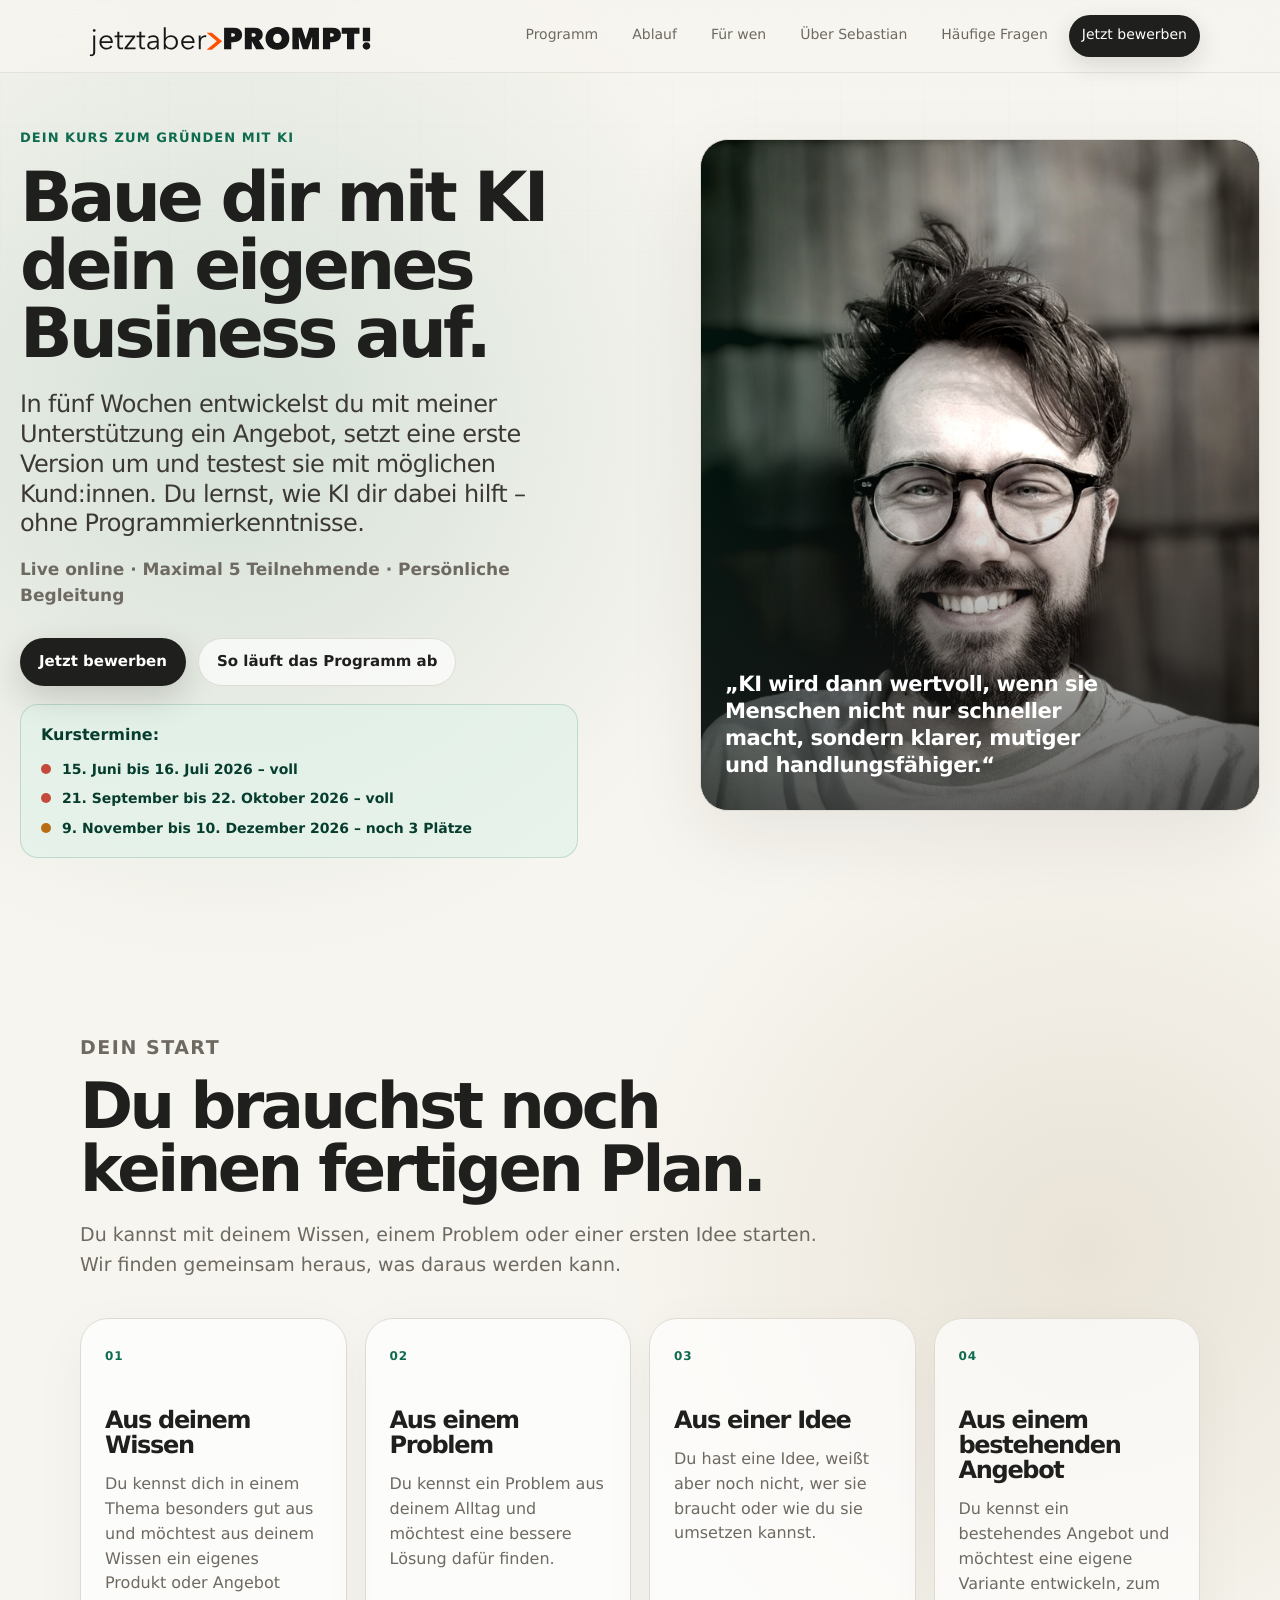
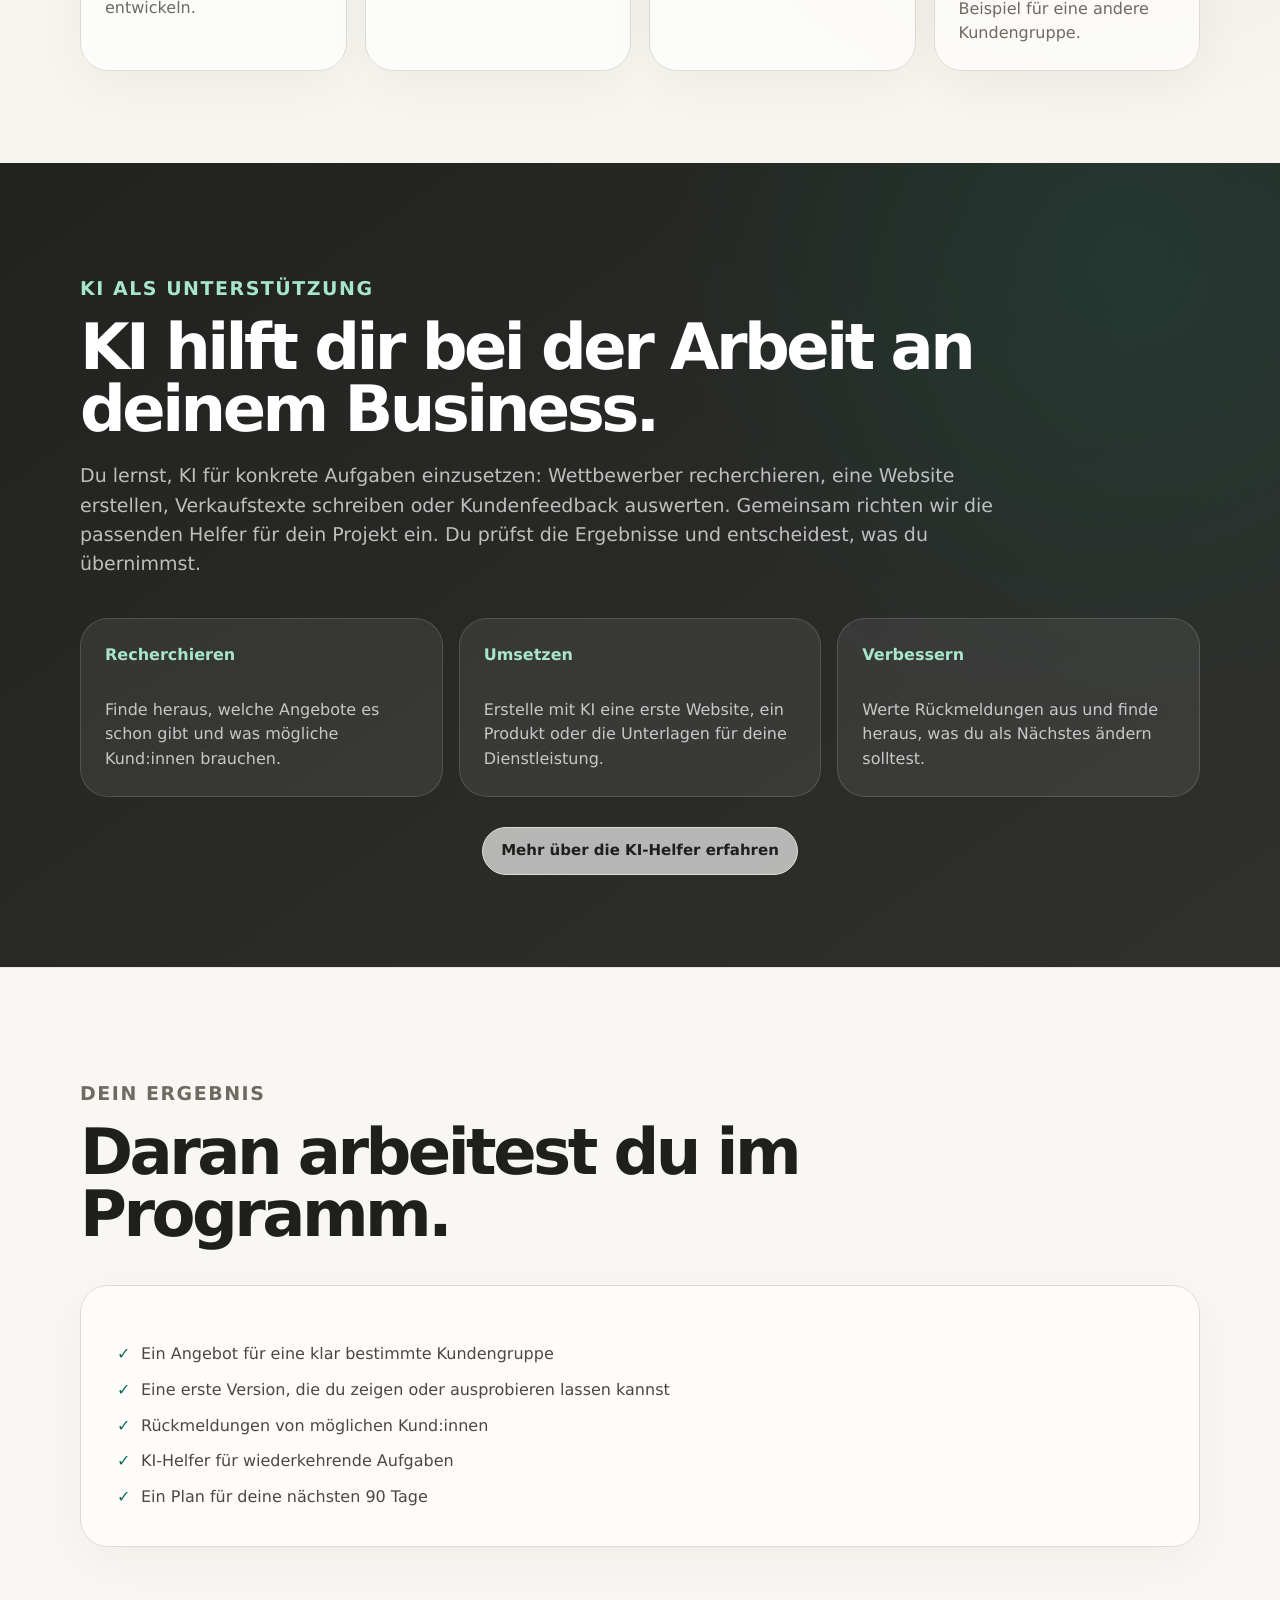
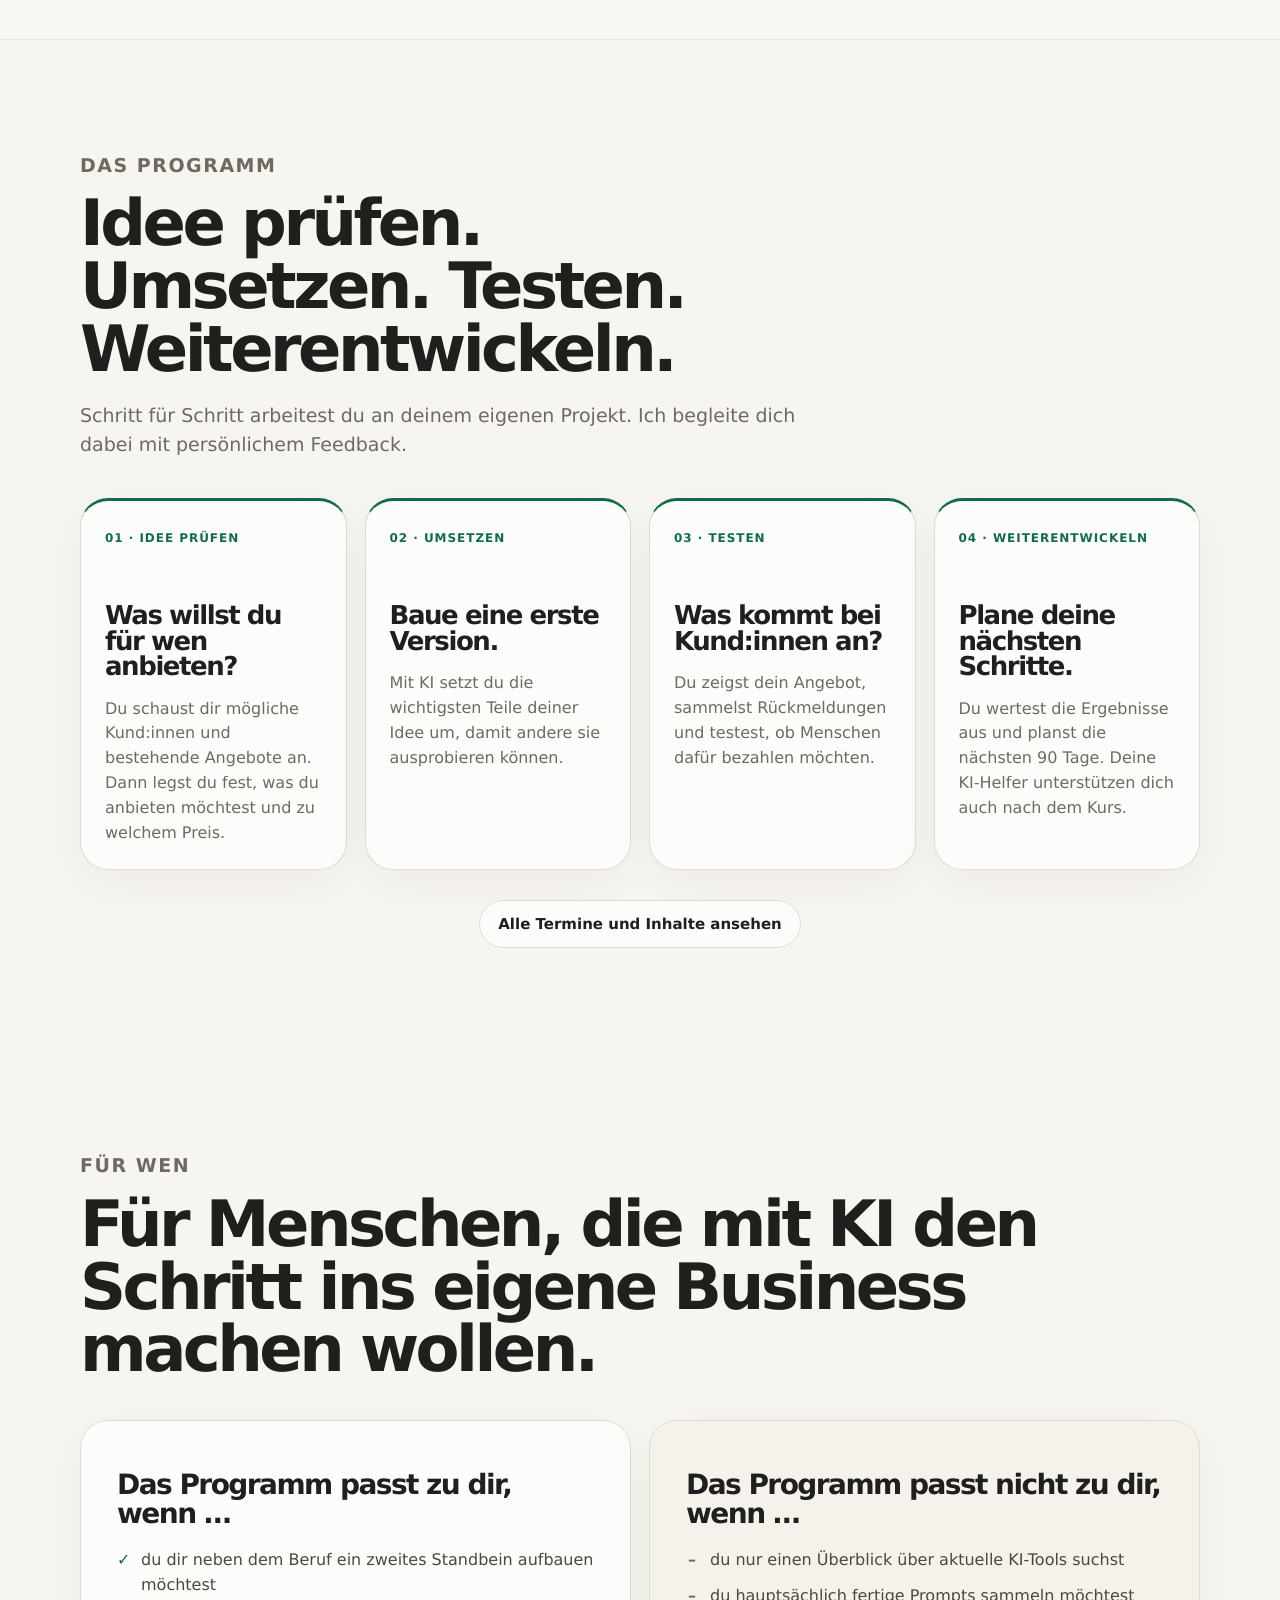
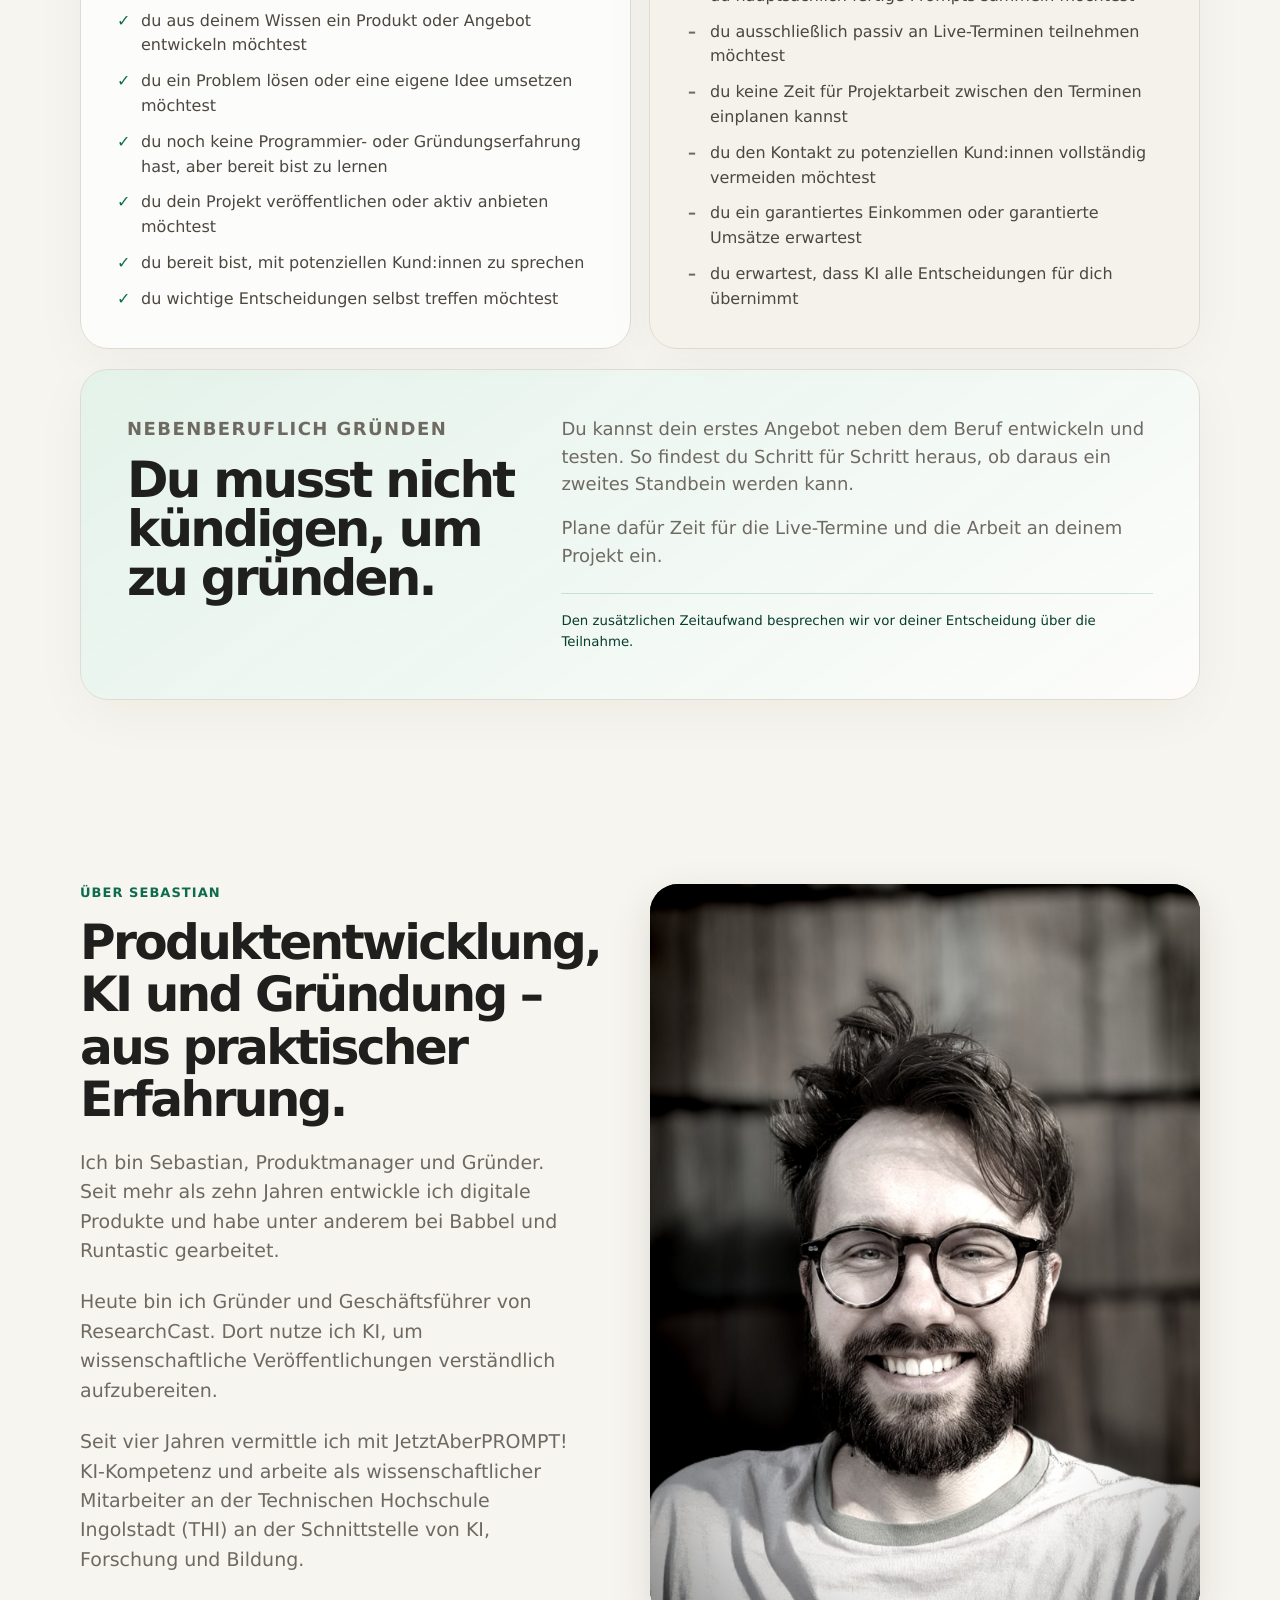
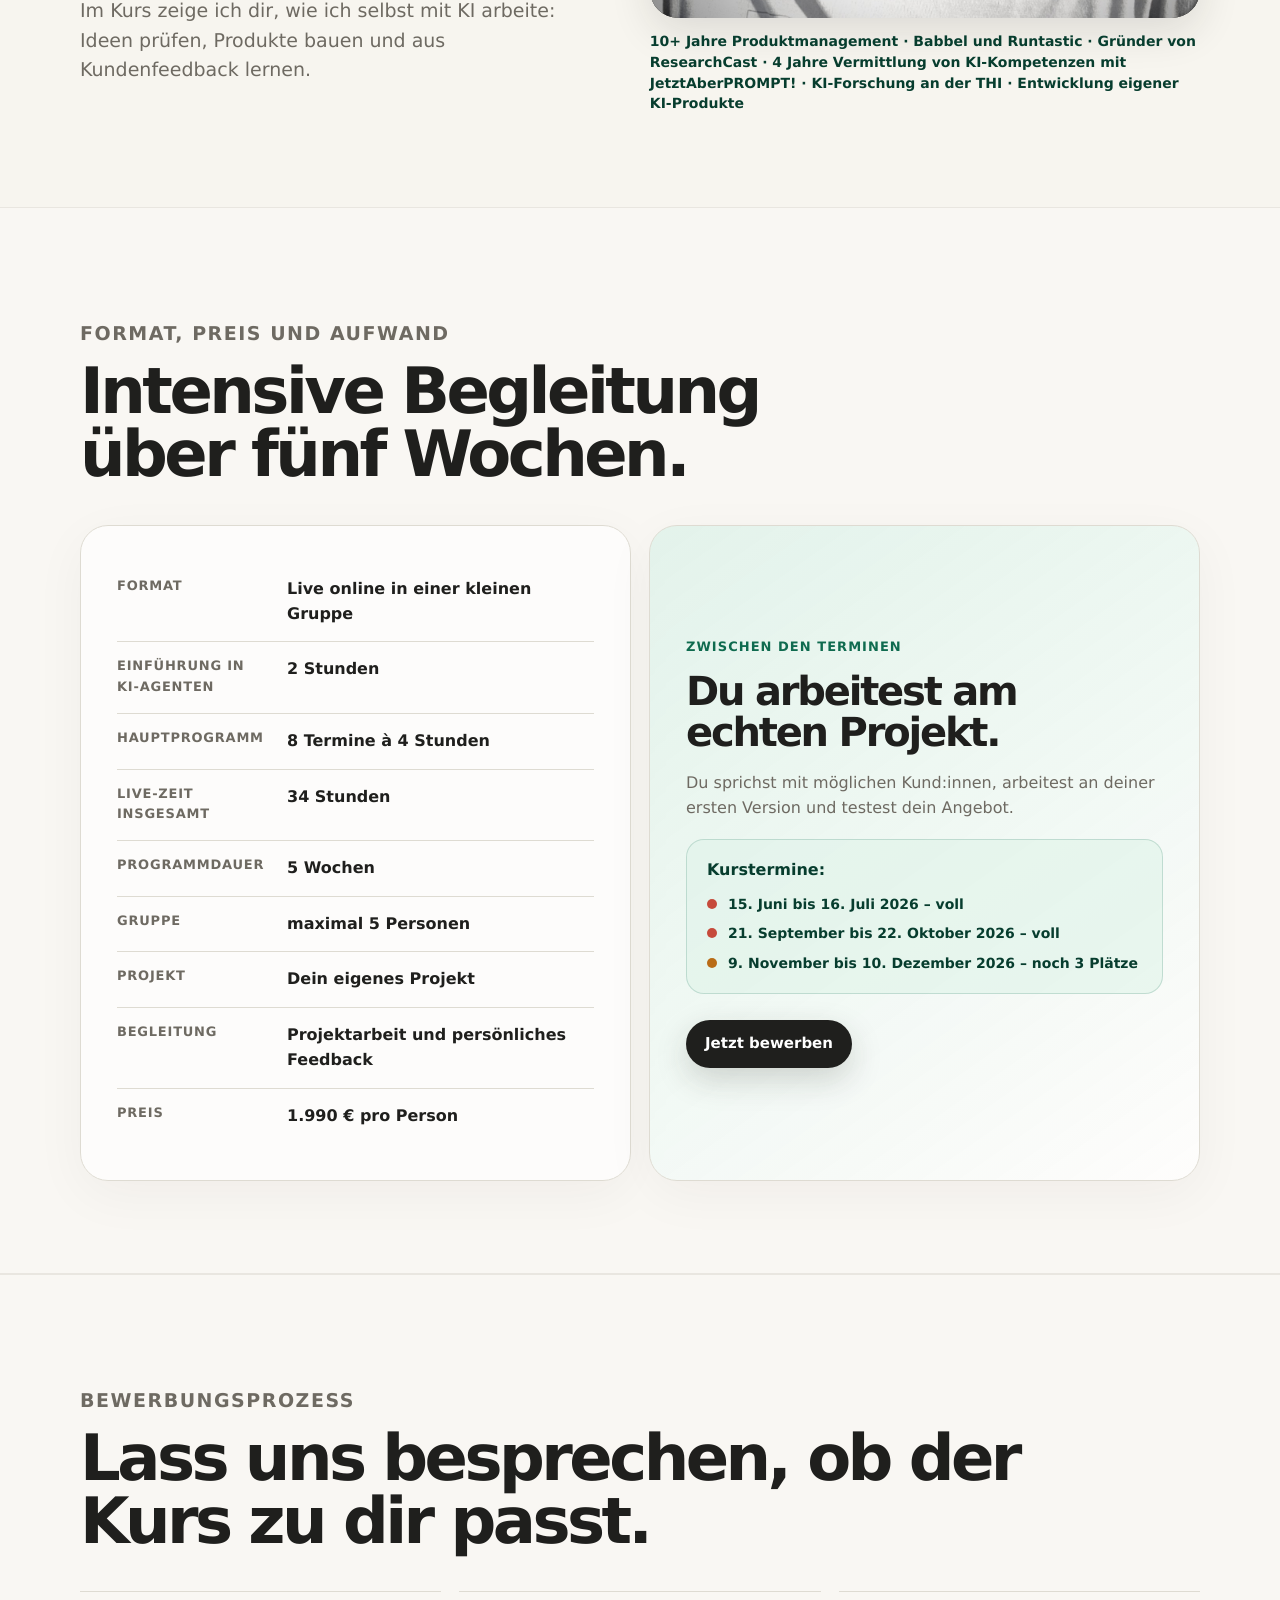
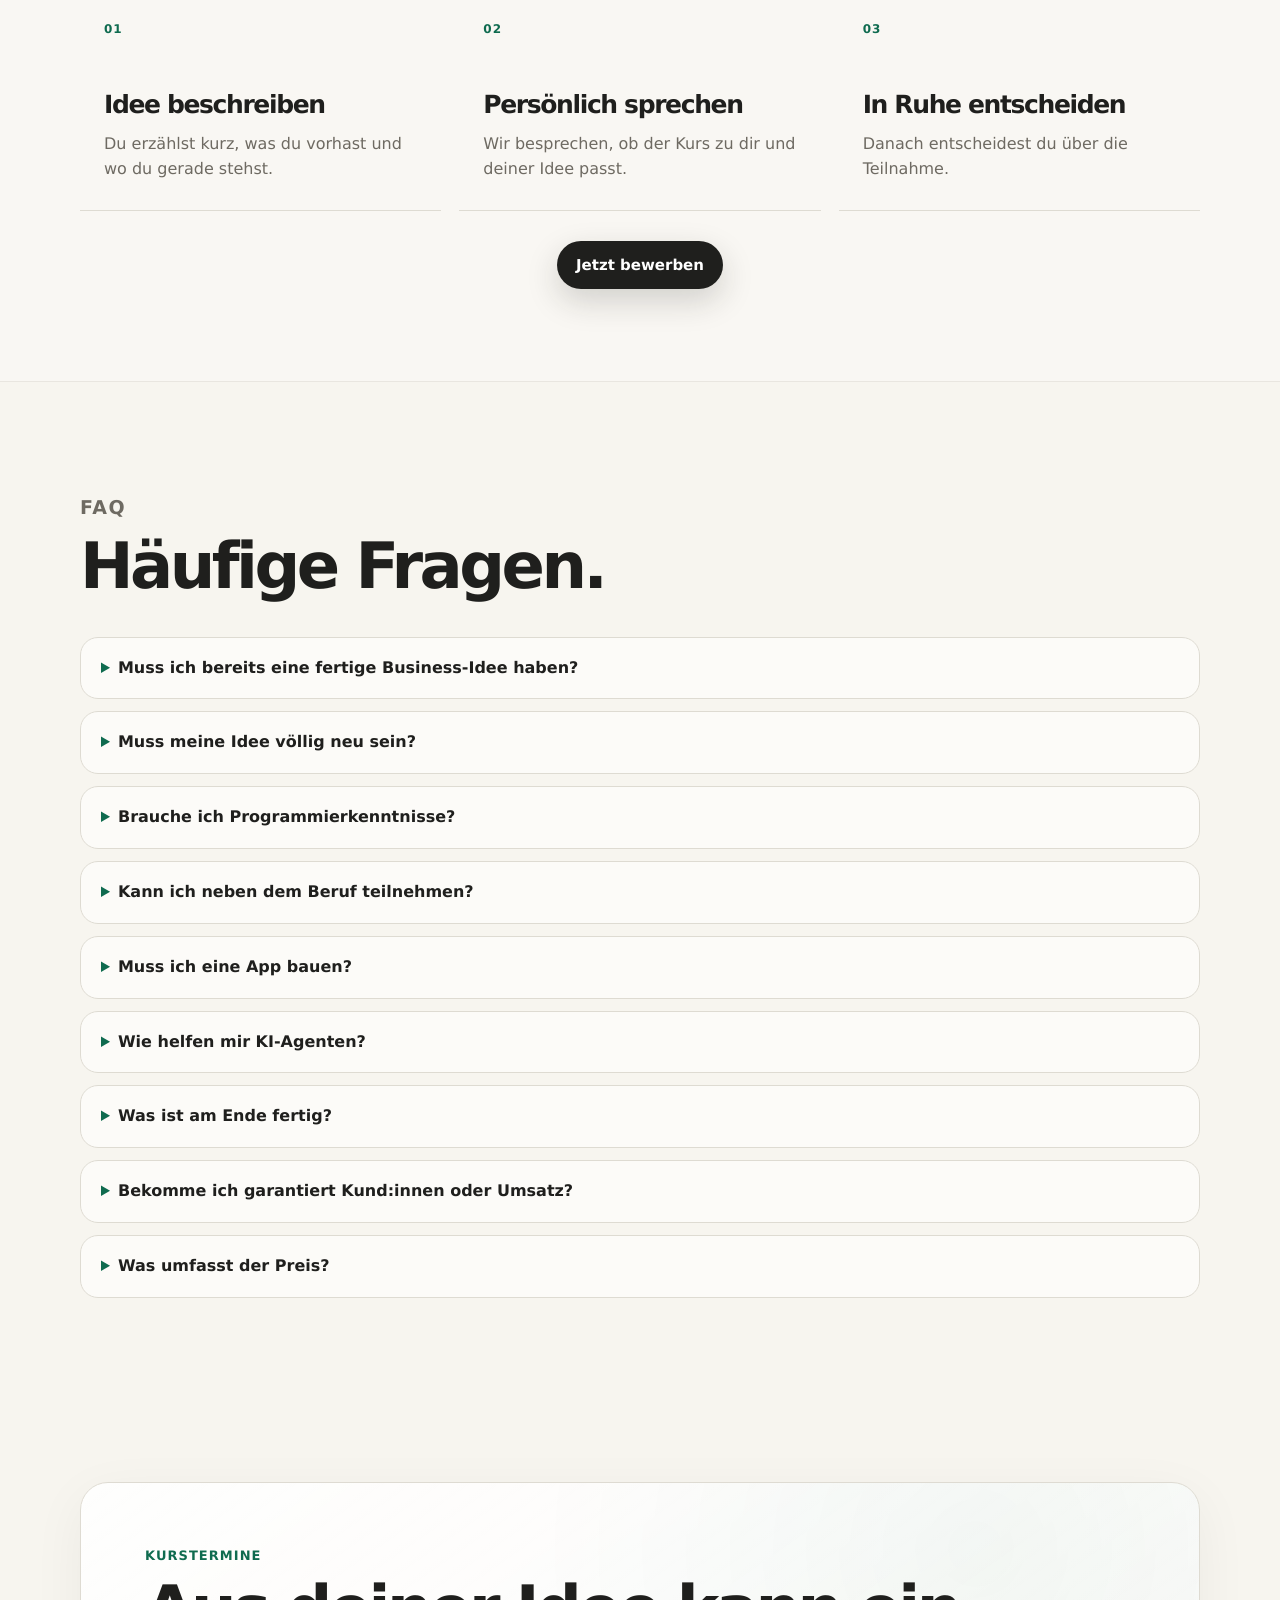
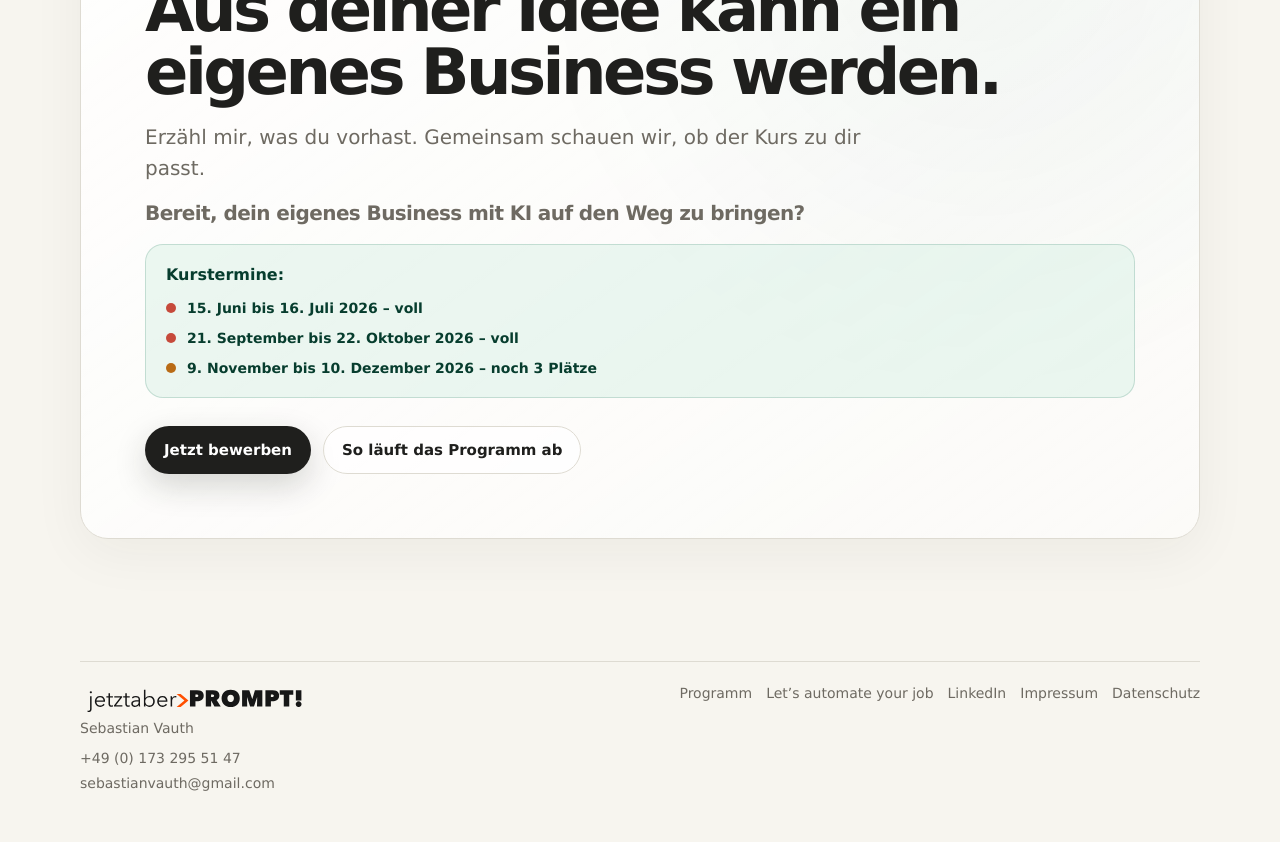
<file: index.html>
<!doctype html>
<html lang="de">
<head>
  <meta charset="utf-8" />
  <meta name="viewport" content="width=device-width, initial-scale=1" />
  <title>Mit KI gründen: Prompting Up a Business | JetztAberPROMPT!</title>
  <meta name="description" content="Entwickle in fünf Wochen mit KI dein eigenes Angebot, baue eine erste Version und teste sie mit möglichen Kund:innen. Live online mit persönlicher Begleitung." />
  <meta name="theme-color" content="#f7f5ef" />
  <link rel="canonical" href="https://www.jetztaberprompt.de/" />

  <meta property="og:title" content="Mit KI gründen: Prompting Up a Business | JetztAberPROMPT!" />
  <meta property="og:description" content="Entwickle in fünf Wochen mit KI dein eigenes Angebot, baue eine erste Version und teste sie mit möglichen Kund:innen. Live online mit persönlicher Begleitung." />
  <meta property="og:type" content="website" />
  <meta property="og:url" content="https://www.jetztaberprompt.de/" />
  <meta property="og:image" content="https://www.jetztaberprompt.de/assets/og-image.png" />
  <meta property="og:locale" content="de_DE" />
  <meta name="twitter:card" content="summary_large_image" />
  <meta name="twitter:title" content="Mit KI gründen: Prompting Up a Business | JetztAberPROMPT!" />
  <meta name="twitter:description" content="Baue dir mit KI dein eigenes Business auf." />
  <meta name="twitter:image" content="https://www.jetztaberprompt.de/assets/og-image.png" />

  <link rel="icon" href="assets/favicon.svg" type="image/svg+xml" />
  <link rel="stylesheet" href="styles.css?v=20260730e" />
  <script>document.documentElement.classList.add('js');</script>
  <script type="application/ld+json">
  {
    "@context": "https://schema.org",
    "@type": "Course",
    "name": "Prompting Up a Business",
    "description": "Ein Kurs zum Gründen mit KI, in dem Teilnehmende ein eigenes Angebot entwickeln, eine erste Version bauen und mit möglichen Kund:innen testen.",
    "url": "https://www.jetztaberprompt.de/kurse/prompting-up-a-business/",
    "provider": {
      "@type": "Person",
      "name": "Sebastian Vauth",
      "url": "https://www.jetztaberprompt.de/"
    }
  }
  </script>
</head>

<body data-page="home">
  <a class="skip-link" href="#main">Zum Inhalt springen</a>

  <header class="site-header" data-header>
    <div class="container nav-wrap">
      <a href="/" class="brand" aria-label="jetztaber>PROMPT! – Startseite">
        <img class="brand-wordmark" src="assets/jetztaber-wordmark.svg" alt="" width="1845" height="340" />
        <img class="brand-symbol" src="assets/jetztaber-mark.svg" alt="" width="512" height="512" />
      </a>
      <button class="nav-toggle" type="button" aria-label="Menü öffnen" aria-expanded="false" data-nav-toggle>
        <span></span><span></span>
      </button>
      <nav class="nav" data-nav aria-label="Hauptnavigation">
        <a href="#programm">Programm</a>
        <a href="#ablauf">Ablauf</a>
        <a href="#fuer-wen">Für wen</a>
        <a href="#ueber">Über Sebastian</a>
        <a href="#faq">Häufige Fragen</a>
        <a class="nav-cta" href="/bewerben/" data-course-href="applicationUrl" data-course-text="primaryCta" data-track="application_cta_click" data-cta-location="navigation">Jetzt bewerben</a>
      </nav>
    </div>
  </header>

  <main id="main">
    <section class="hero section relaunch-hero">
      <div class="container hero-grid">
        <div class="hero-copy reveal">
          <p class="eyebrow">Dein Kurs zum Gründen mit KI</p>
          <h1>Baue dir mit KI dein eigenes Business auf.</h1>
          <p class="lead">In fünf Wochen entwickelst du mit meiner Unterstützung ein Angebot, setzt eine erste Version um und testest sie mit möglichen Kund:innen. Du lernst, wie KI dir dabei hilft – ohne Programmierkenntnisse.</p>
          <p class="hero-support"><strong>Live online · Maximal <span data-course-text="groupSize">5</span> Teilnehmende · Persönliche Begleitung</strong></p>
          <div class="hero-actions">
            <a class="button primary" href="/bewerben/" data-course-href="applicationUrl" data-course-text="primaryCta" data-track="application_cta_click" data-cta-location="hero">Jetzt bewerben</a>
            <a class="button secondary" href="/kurse/prompting-up-a-business/" data-course-href="programUrl" data-course-text="secondaryCta" data-track="program_details_click" data-cta-location="hero">So läuft das Programm ab</a>
          </div>
          <div class="cohort-overview" data-cohort-overview aria-live="polite"></div>
        </div>

        <figure class="hero-visual hero-portrait reveal">
          <img src="assets/sebastian-vauth-portrait.jpg" alt="Sebastian Vauth, Produktmanager, Gründer und Kursleiter" width="1400" height="1867" />
          <figcaption class="hero-portrait-caption">
            <strong>„KI wird dann wertvoll, wenn sie Menschen nicht nur schneller macht, sondern klarer, mutiger und handlungsfähiger.“</strong>
          </figcaption>
        </figure>
      </div>
    </section>

    <section class="section" id="ausgangspunkt">
      <div class="container">
        <div class="section-head reveal">
          <p class="section-kicker">Dein Start</p>
          <h2>Du brauchst noch keinen fertigen Plan.</h2>
          <p>Du kannst mit deinem Wissen, einem Problem oder einer ersten Idee starten. Wir finden gemeinsam heraus, was daraus werden kann.</p>
        </div>
        <div class="source-grid">
          <article class="content-card reveal"><span>01</span><h3>Aus deinem Wissen</h3><p>Du kennst dich in einem Thema besonders gut aus und möchtest aus deinem Wissen ein eigenes Produkt oder Angebot entwickeln.</p></article>
          <article class="content-card reveal"><span>02</span><h3>Aus einem Problem</h3><p>Du kennst ein Problem aus deinem Alltag und möchtest eine bessere Lösung dafür finden.</p></article>
          <article class="content-card reveal"><span>03</span><h3>Aus einer Idee</h3><p>Du hast eine Idee, weißt aber noch nicht, wer sie braucht oder wie du sie umsetzen kannst.</p></article>
          <article class="content-card reveal"><span>04</span><h3>Aus einem bestehenden Angebot</h3><p>Du kennst ein bestehendes Angebot und möchtest eine eigene Variante entwickeln, zum Beispiel für eine andere Kundengruppe.</p></article>
        </div>
      </div>
    </section>

    <section class="section cofounder-section" id="ki-cofounder">
      <div class="container">
        <div class="section-head wide reveal">
          <p class="section-kicker">KI als Unterstützung</p>
          <h2>KI hilft dir bei der Arbeit an deinem Business.</h2>
          <p>Du lernst, KI für konkrete Aufgaben einzusetzen: Wettbewerber recherchieren, eine Website erstellen, Verkaufstexte schreiben oder Kundenfeedback auswerten. Gemeinsam richten wir die passenden Helfer für dein Projekt ein. Du prüfst die Ergebnisse und entscheidest, was du übernimmst.</p>
        </div>
        <div class="agent-grid">
          <article class="agent-card reveal"><span>Recherchieren</span><p>Finde heraus, welche Angebote es schon gibt und was mögliche Kund:innen brauchen.</p></article>
          <article class="agent-card reveal"><span>Umsetzen</span><p>Erstelle mit KI eine erste Website, ein Produkt oder die Unterlagen für deine Dienstleistung.</p></article>
          <article class="agent-card reveal"><span>Verbessern</span><p>Werte Rückmeldungen aus und finde heraus, was du als Nächstes ändern solltest.</p></article>
        </div>
        <div class="section-actions reveal"><a class="button secondary" href="/kurse/prompting-up-a-business/#ki-helfer">Mehr über die KI-Helfer erfahren</a></div>
      </div>
    </section>

    <section class="section outcomes-section" id="ergebnisse">
      <div class="container">
        <div class="section-head reveal"><p class="section-kicker">Dein Ergebnis</p><h2>Daran arbeitest du im Programm.</h2></div>
        <article class="outcome-panel reveal">
          <ul class="check-list">
            <li>Ein Angebot für eine klar bestimmte Kundengruppe</li>
            <li>Eine erste Version, die du zeigen oder ausprobieren lassen kannst</li>
            <li>Rückmeldungen von möglichen Kund:innen</li>
            <li>KI-Helfer für wiederkehrende Aufgaben</li>
            <li>Ein Plan für deine nächsten 90 Tage</li>
          </ul>
        </article>
      </div>
    </section>

    <section class="section" id="programm">
      <div class="container">
        <div class="section-head reveal"><p class="section-kicker">Das Programm</p><h2>Idee prüfen. Umsetzen. Testen. Weiterentwickeln.</h2><p>Schritt für Schritt arbeitest du an deinem eigenen Projekt. Ich begleite dich dabei mit persönlichem Feedback.</p></div>
        <div class="phase-grid">
          <article class="phase-card reveal"><span>01 · Idee prüfen</span><h3>Was willst du für wen anbieten?</h3><p>Du schaust dir mögliche Kund:innen und bestehende Angebote an. Dann legst du fest, was du anbieten möchtest und zu welchem Preis.</p></article>
          <article class="phase-card reveal"><span>02 · Umsetzen</span><h3>Baue eine erste Version.</h3><p>Mit KI setzt du die wichtigsten Teile deiner Idee um, damit andere sie ausprobieren können.</p></article>
          <article class="phase-card reveal"><span>03 · Testen</span><h3>Was kommt bei Kund:innen an?</h3><p>Du zeigst dein Angebot, sammelst Rückmeldungen und testest, ob Menschen dafür bezahlen möchten.</p></article>
          <article class="phase-card reveal"><span>04 · Weiterentwickeln</span><h3>Plane deine nächsten Schritte.</h3><p>Du wertest die Ergebnisse aus und planst die nächsten 90 Tage. Deine KI-Helfer unterstützen dich auch nach dem Kurs.</p></article>
        </div>
        <div class="section-actions reveal"><a class="button secondary" href="/kurse/prompting-up-a-business/#ablauf" data-track="program_details_click" data-cta-location="program_preview">Alle Termine und Inhalte ansehen</a></div>
      </div>
    </section>

    <section class="section" id="fuer-wen">
      <div class="container">
        <div class="section-head wide reveal"><p class="section-kicker">Für wen</p><h2>Für Menschen, die mit KI den Schritt ins eigene Business machen wollen.</h2></div>
        <div class="fit-grid">
          <article class="fit-card reveal"><h3>Das Programm passt zu dir, wenn …</h3><ul class="check-list"><li>du dir neben dem Beruf ein zweites Standbein aufbauen möchtest</li><li>du aus deinem Wissen ein Produkt oder Angebot entwickeln möchtest</li><li>du ein Problem lösen oder eine eigene Idee umsetzen möchtest</li><li>du noch keine Programmier- oder Gründungserfahrung hast, aber bereit bist zu lernen</li><li>du dein Projekt veröffentlichen oder aktiv anbieten möchtest</li><li>du bereit bist, mit potenziellen Kund:innen zu sprechen</li><li>du wichtige Entscheidungen selbst treffen möchtest</li></ul></article>
          <article class="fit-card muted-card reveal"><h3>Das Programm passt nicht zu dir, wenn …</h3><ul class="scope-list"><li>du nur einen Überblick über aktuelle KI-Tools suchst</li><li>du hauptsächlich fertige Prompts sammeln möchtest</li><li>du ausschließlich passiv an Live-Terminen teilnehmen möchtest</li><li>du keine Zeit für Projektarbeit zwischen den Terminen einplanen kannst</li><li>du den Kontakt zu potenziellen Kund:innen vollständig vermeiden möchtest</li><li>du ein garantiertes Einkommen oder garantierte Umsätze erwartest</li><li>du erwartest, dass KI alle Entscheidungen für dich übernimmt</li></ul></article>
        </div>
        <aside class="employee-callout reveal">
          <div><p class="section-kicker">Nebenberuflich gründen</p><h3>Du musst nicht kündigen, um zu gründen.</h3></div>
          <div><p>Du kannst dein erstes Angebot neben dem Beruf entwickeln und testen. So findest du Schritt für Schritt heraus, ob daraus ein zweites Standbein werden kann.</p><p>Plane dafür Zeit für die Live-Termine und die Arbeit an deinem Projekt ein.</p><small>Den zusätzlichen Zeitaufwand besprechen wir vor deiner Entscheidung über die Teilnahme.</small></div>
        </aside>
      </div>
    </section>

    <section class="section about" id="ueber">
      <div class="container about-panel">
        <div class="about-copy reveal">
          <p class="section-kicker">Über Sebastian</p>
          <h2>Produktentwicklung, KI und Gründung – aus praktischer Erfahrung.</h2>
          <p>Ich bin Sebastian, Produktmanager und Gründer. Seit mehr als zehn Jahren entwickle ich digitale Produkte und habe unter anderem bei Babbel und Runtastic gearbeitet.</p>
          <p>Heute bin ich Gründer und Geschäftsführer von ResearchCast. Dort nutze ich KI, um wissenschaftliche Veröffentlichungen verständlich aufzubereiten.</p>
          <p>Seit vier Jahren vermittle ich mit JetztAberPROMPT! KI-Kompetenz und arbeite als wissenschaftlicher Mitarbeiter an der Technischen Hochschule Ingolstadt (THI) an der Schnittstelle von KI, Forschung und Bildung.</p>
          <p>Im Kurs zeige ich dir, wie ich selbst mit KI arbeite: Ideen prüfen, Produkte bauen und aus Kundenfeedback lernen.</p>
        </div>
        <div class="proof-stack reveal">
          <div class="about-profile">
            <figure class="about-portrait-small"><img src="assets/sebastian-vauth-portrait.jpg" alt="Sebastian Vauth" width="1400" height="1867" /></figure>
            <p class="trust-line">10+ Jahre Produktmanagement · Babbel und Runtastic · Gründer von ResearchCast · 4 Jahre Vermittlung von KI-Kompetenzen mit JetztAberPROMPT! · KI-Forschung an der THI · Entwicklung eigener KI-Produkte</p>
          </div>
        </div>
      </div>
    </section>

    <section class="section format-section" id="format">
      <div class="container">
        <div class="section-head reveal"><p class="section-kicker">Format, Preis und Aufwand</p><h2>Intensive Begleitung über fünf Wochen.</h2></div>
        <div class="format-layout">
          <dl class="facts-panel reveal">
            <div><dt>Format</dt><dd data-course-text="format"></dd></div>
            <div><dt>Einführung in KI-Agenten</dt><dd><span data-course-text="kickoffHours"></span> Stunden</dd></div>
            <div><dt>Hauptprogramm</dt><dd><span data-course-text="sessionCount"></span> Termine à <span data-course-text="hoursPerSession"></span> Stunden</dd></div>
            <div><dt>Live-Zeit insgesamt</dt><dd><span data-course-text="totalLiveHours"></span> Stunden</dd></div>
            <div><dt>Programmdauer</dt><dd data-course-text="duration"></dd></div>
            <div><dt>Gruppe</dt><dd>maximal <span data-course-text="groupSize"></span> Personen</dd></div>
            <div><dt>Projekt</dt><dd data-course-text="project"></dd></div>
            <div><dt>Begleitung</dt><dd data-course-text="guidance"></dd></div>
            <div><dt>Preis</dt><dd><span data-course-text="price"></span> pro Person</dd></div>
          </dl>
          <aside class="work-card reveal"><p class="tiny-label">Zwischen den Terminen</p><h3>Du arbeitest am echten Projekt.</h3><p>Du sprichst mit möglichen Kund:innen, arbeitest an deiner ersten Version und testest dein Angebot.</p><div class="cohort-overview" data-cohort-overview aria-live="polite"></div><a class="button primary" href="/bewerben/" data-course-href="applicationUrl" data-course-text="primaryCta" data-track="application_cta_click" data-cta-location="format">Jetzt bewerben</a></aside>
        </div>
      </div>
    </section>

    <section class="section application-process" id="ablauf">
      <div class="container">
        <div class="section-head wide reveal"><p class="section-kicker">Bewerbungsprozess</p><h2>Lass uns besprechen, ob der Kurs zu dir passt.</h2></div>
        <ol class="process-grid">
          <li class="reveal"><span>01</span><h3>Idee beschreiben</h3><p>Du erzählst kurz, was du vorhast und wo du gerade stehst.</p></li>
          <li class="reveal"><span>02</span><h3>Persönlich sprechen</h3><p>Wir besprechen, ob der Kurs zu dir und deiner Idee passt.</p></li>
          <li class="reveal"><span>03</span><h3>In Ruhe entscheiden</h3><p>Danach entscheidest du über die Teilnahme.</p></li>
        </ol>
        <div class="section-actions reveal"><a class="button primary" href="/bewerben/" data-course-href="applicationUrl" data-course-text="primaryCta" data-track="application_cta_click" data-cta-location="process">Jetzt bewerben</a></div>
      </div>
    </section>

    <section class="section faq" id="faq">
      <div class="container">
        <div class="section-head reveal"><p class="section-kicker">FAQ</p><h2>Häufige Fragen.</h2></div>
        <div class="faq-list reveal">
          <details><summary>Muss ich bereits eine fertige Business-Idee haben?</summary><p>Nein. Du kannst mit deinem Wissen, einem Problem oder einer ersten Idee starten. Auch ein bestehendes Angebot, das du verbessern möchtest, passt.</p></details>
          <details><summary>Muss meine Idee völlig neu sein?</summary><p>Nein. Viele erfolgreiche Businesses entstehen nicht durch eine vollkommen neue Erfindung, sondern durch eine bessere Umsetzung, eine klarere Zielgruppe, ein anderes Geschäftsmodell oder einen besseren Vertriebsweg.</p><p>Wir kopieren jedoch nicht einfach Marke, Inhalte, Design oder Code. Wir untersuchen, warum ein Konzept funktioniert und wie daraus eine eigenständige Lösung entstehen kann.</p></details>
          <details><summary>Brauche ich Programmierkenntnisse?</summary><p>Nein. Du lernst, KI-Agenten klare Aufgaben zu geben, Ergebnisse zu prüfen und passende Werkzeuge einzusetzen. Je nach Projekt kann die erste Version eine App, ein digitales Produkt, eine Dienstleistung oder eine zunächst manuell umgesetzte Lösung sein.</p></details>
          <details><summary>Kann ich neben dem Beruf teilnehmen?</summary><p>Ja. Das Programm richtet sich ausdrücklich auch an Angestellte, die sich ein zweites Standbein aufbauen möchten. Neben den Live-Terminen ist jedoch verlässliche Zeit für Projektarbeit erforderlich.</p></details>
          <details><summary>Muss ich eine App bauen?</summary><p>Nein. Du kannst auch eine Dienstleistung oder ein digitales Produkt entwickeln. Wir wählen gemeinsam, wie du deine Idee am besten testen kannst.</p></details>
          <details><summary>Wie helfen mir KI-Agenten?</summary><p>Das sind KI-Helfer, die du für bestimmte Aufgaben einrichtest, etwa Recherche oder Texte. Sie bekommen die nötigen Infos zu deinem Projekt. Du prüfst ihre Ergebnisse und triffst die Entscheidungen.</p></details>
          <details><summary>Was ist am Ende fertig?</summary><p>Du arbeitest auf ein klares Angebot, eine erste Version und Rückmeldungen von möglichen Kund:innen hin. Dazu richtest du KI-Helfer ein. Was genau fertig wird, hängt von deinem Projekt und dem gemeinsam festgelegten Umfang ab.</p></details>
          <details><summary>Bekomme ich garantiert Kund:innen oder Umsatz?</summary><p>Nein. Du lernst, mögliche Kund:innen anzusprechen und dein Angebot zu testen. Ob sie kaufen, hängt von deinem Angebot, der Nachfrage und deiner Umsetzung ab.</p></details>
          <details><summary>Was umfasst der Preis?</summary><p><span data-course-text="price"></span> pro Person für <span data-course-text="priceIncludes"></span>.</p></details>
        </div>
      </div>
    </section>

    <section class="section contact">
      <div class="container contact-card reveal">
        <p class="section-kicker">Kurstermine</p>
        <h2>Aus deiner Idee kann ein eigenes Business werden.</h2>
        <p>Erzähl mir, was du vorhast. Gemeinsam schauen wir, ob der Kurs zu dir passt.</p>
        <p class="contact-emphasis"><strong>Bereit, dein eigenes Business mit KI auf den Weg zu bringen?</strong></p>
        <div class="cohort-overview" data-cohort-overview aria-live="polite"></div>
        <div class="contact-actions"><a class="button primary" href="/bewerben/" data-course-href="applicationUrl" data-course-text="primaryCta" data-track="application_cta_click" data-cta-location="closing">Jetzt bewerben</a><a class="button secondary" href="/kurse/prompting-up-a-business/" data-course-href="programUrl" data-course-text="secondaryCta" data-track="program_details_click" data-cta-location="closing">So läuft das Programm ab</a></div>
      </div>
    </section>
  </main>

  <footer class="site-footer">
    <div class="container footer-grid">
      <div class="footer-brand">
        <img class="footer-brand-logo" src="assets/jetztaber-wordmark.svg" alt="jetztaber>PROMPT!" width="1845" height="340" />
        <span>Sebastian Vauth</span>
        <div class="footer-meta"><a href="tel:+491732955147">+49 (0) 173 295 51 47</a><a href="mailto:sebastianvauth@gmail.com" data-track="contact_click">sebastianvauth@gmail.com</a></div>
      </div>
      <div class="footer-links">
        <a href="/kurse/prompting-up-a-business/">Programm</a>
        <a href="/kurse/lets-automate-your-job/">Let’s automate your job</a>
        <a href="https://www.linkedin.com/in/sebastianvauth/" target="_blank" rel="noreferrer">LinkedIn</a>
        <a href="impressum.html">Impressum</a>
        <a href="datenschutz.html">Datenschutz</a>
      </div>
    </div>
  </footer>

  <script src="course-data.js?v=20260923a"></script>
  <script src="script.js?v=20260923a"></script>
</body>
</html>
</file>
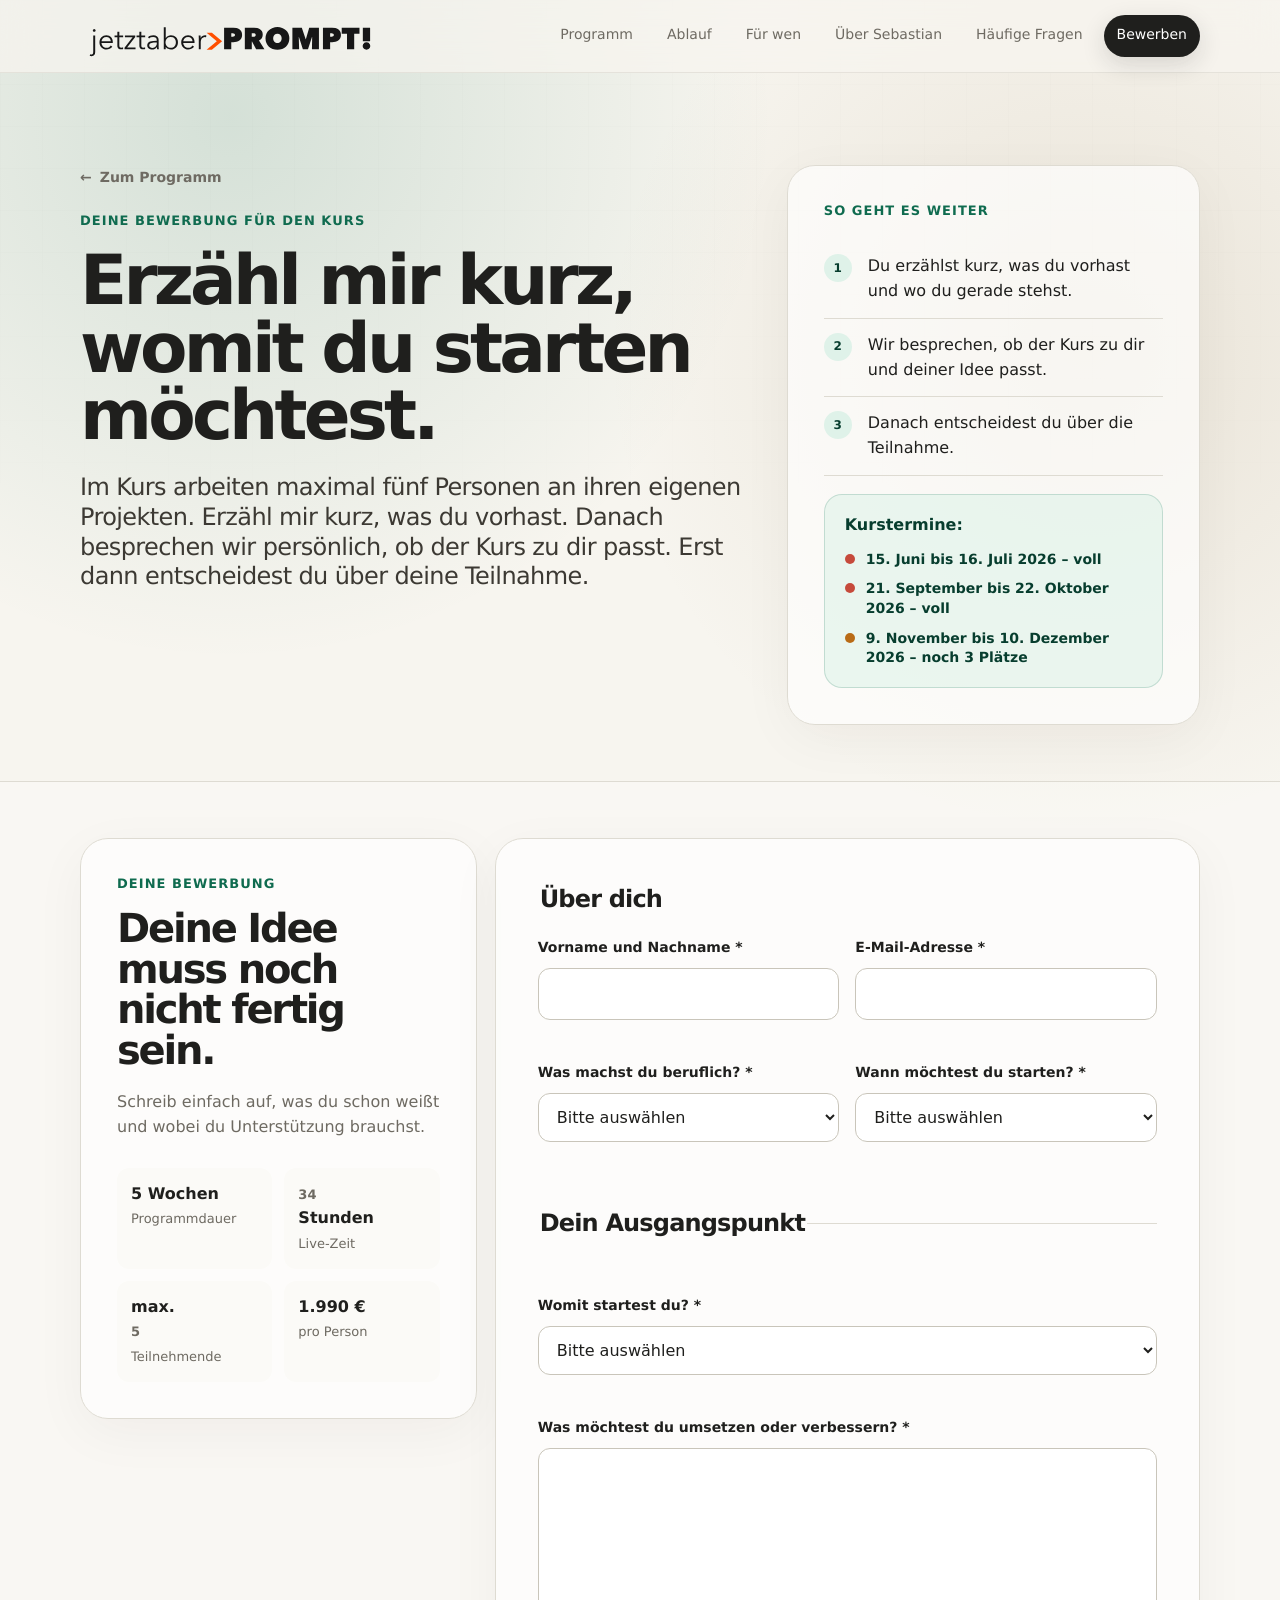
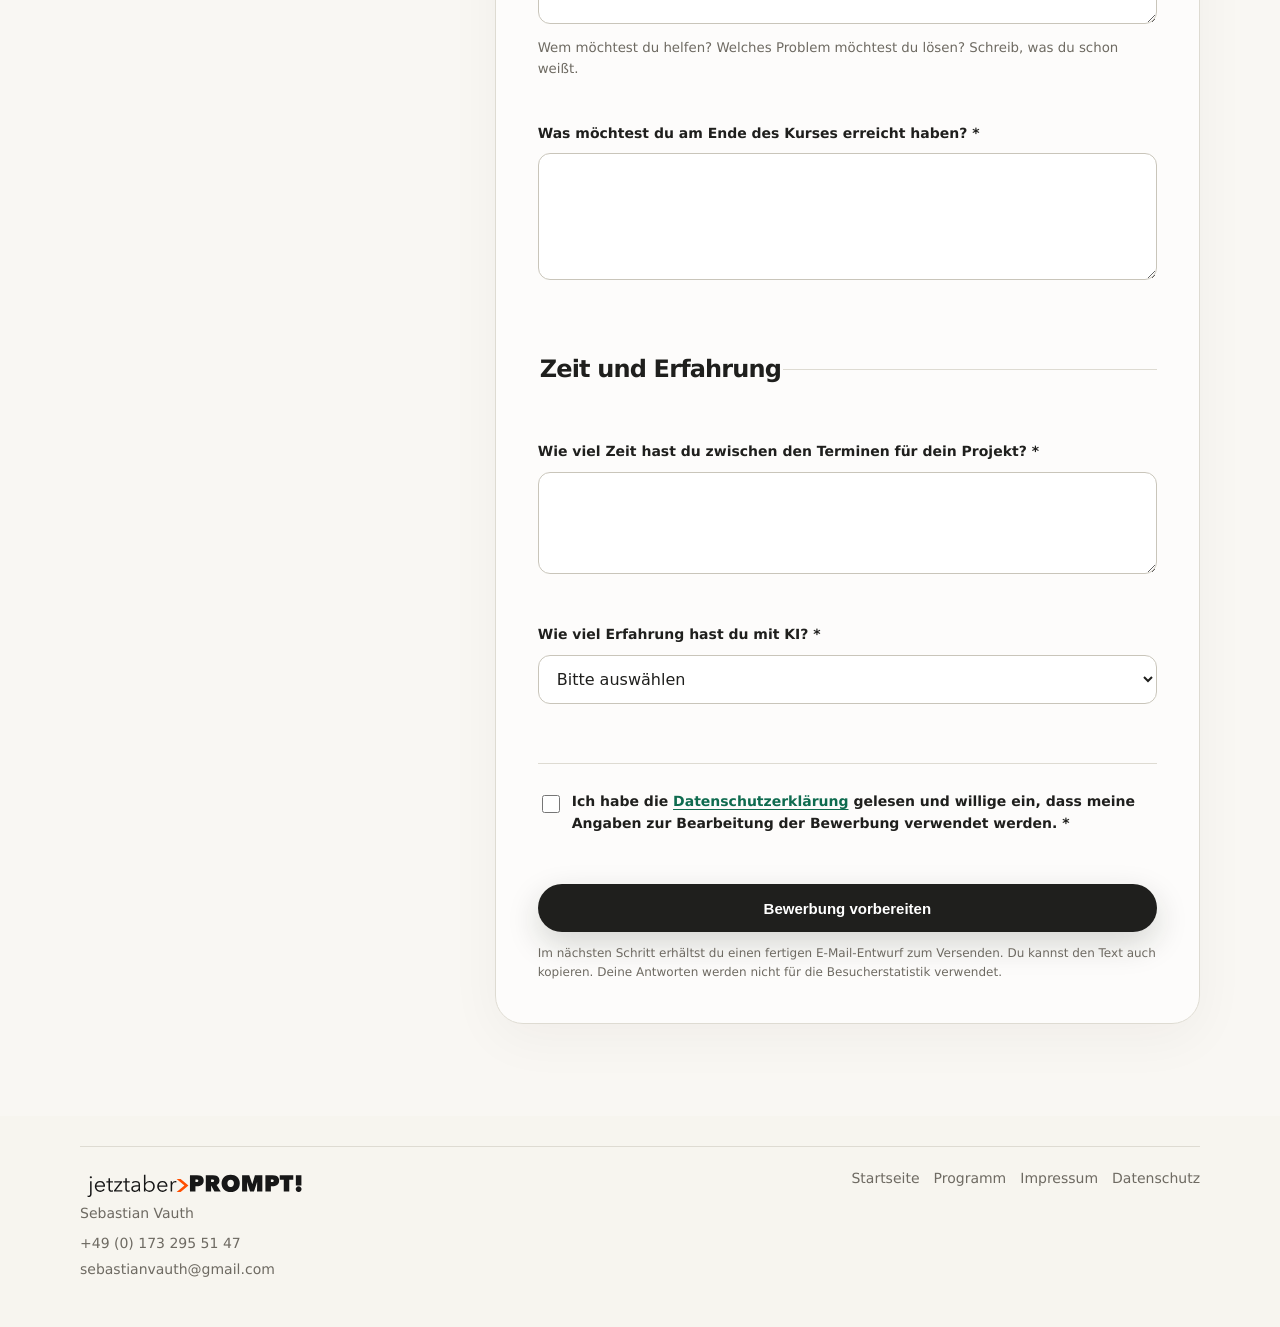
<file: bewerben/index.html>
<!doctype html>
<html lang="de">
<head>
  <meta charset="utf-8" />
  <meta name="viewport" content="width=device-width, initial-scale=1" />
  <title>Für Prompting Up a Business bewerben | JetztAberPROMPT!</title>
  <meta name="description" content="Bewirb dich für Prompting Up a Business. Erzähl kurz, was du vorhast. Gemeinsam besprechen wir, ob der Kurs zu dir passt." />
  <meta name="theme-color" content="#f7f5ef" />
  <link rel="canonical" href="https://www.jetztaberprompt.de/bewerben/" />
  <meta property="og:title" content="Für Prompting Up a Business bewerben" />
  <meta property="og:description" content="Gemeinsam besprechen wir, ob der Kurs zum Gründen mit KI zu dir und deiner Idee passt." />
  <meta property="og:type" content="website" />
  <meta property="og:url" content="https://www.jetztaberprompt.de/bewerben/" />
  <meta property="og:image" content="https://www.jetztaberprompt.de/assets/og-image.png" />
  <meta property="og:locale" content="de_DE" />
  <meta name="twitter:card" content="summary_large_image" />
  <link rel="icon" href="../assets/favicon.svg" type="image/svg+xml" />
  <link rel="stylesheet" href="../styles.css?v=20260730e" />
  <script>document.documentElement.classList.add('js');</script>
</head>

<body data-page="application">
  <a class="skip-link" href="#main">Zum Inhalt springen</a>
  <header class="site-header" data-header>
    <div class="container nav-wrap">
      <a href="/" class="brand" aria-label="jetztaber>PROMPT! – Startseite"><img class="brand-wordmark" src="../assets/jetztaber-wordmark.svg" alt="" width="1845" height="340" /><img class="brand-symbol" src="../assets/jetztaber-mark.svg" alt="" width="512" height="512" /></a>
      <button class="nav-toggle" type="button" aria-label="Menü öffnen" aria-expanded="false" data-nav-toggle><span></span><span></span></button>
      <nav class="nav" data-nav aria-label="Hauptnavigation"><a href="/kurse/prompting-up-a-business/">Programm</a><a href="/#ablauf">Ablauf</a><a href="/#fuer-wen">Für wen</a><a href="/#ueber">Über Sebastian</a><a href="/#faq">Häufige Fragen</a><a class="nav-cta" href="#bewerbung">Bewerben</a></nav>
    </div>
  </header>

  <main id="main">
    <section class="section application-hero">
      <div class="container application-intro">
        <div class="reveal">
          <a class="back-link" href="/kurse/prompting-up-a-business/">Zum Programm</a>
          <p class="eyebrow">Deine Bewerbung für den Kurs</p>
          <h1>Erzähl mir kurz, womit du starten möchtest.</h1>
          <p class="lead">Im Kurs arbeiten maximal fünf Personen an ihren eigenen Projekten. Erzähl mir kurz, was du vorhast. Danach besprechen wir persönlich, ob der Kurs zu dir passt. Erst dann entscheidest du über deine Teilnahme.</p>
        </div>
        <aside class="application-summary reveal">
          <p class="tiny-label">So geht es weiter</p>
          <ol><li><span>1</span><p>Du erzählst kurz, was du vorhast und wo du gerade stehst.</p></li><li><span>2</span><p>Wir besprechen, ob der Kurs zu dir und deiner Idee passt.</p></li><li><span>3</span><p>Danach entscheidest du über die Teilnahme.</p></li></ol>
          <div class="cohort-overview" data-cohort-overview aria-live="polite"></div>
        </aside>
      </div>
    </section>

    <section class="section application-section" id="bewerbung">
      <div class="container application-layout">
        <div class="application-copy reveal">
          <p class="section-kicker">Deine Bewerbung</p>
          <h2>Deine Idee muss noch nicht fertig sein.</h2>
          <p>Schreib einfach auf, was du schon weißt und wobei du Unterstützung brauchst.</p>
          <div class="application-facts"><p><strong data-course-text="duration"></strong><span>Programmdauer</span></p><p><strong><span data-course-text="totalLiveHours"></span> Stunden</strong><span>Live-Zeit</span></p><p><strong>max. <span data-course-text="groupSize"></span></strong><span>Teilnehmende</span></p><p><strong data-course-text="price"></strong><span>pro Person</span></p></div>
        </div>

        <form class="application-form reveal" data-application-form novalidate>
          <fieldset>
            <legend>Über dich</legend>
            <div class="form-grid two">
              <div class="field"><label for="name">Vorname und Nachname <span aria-hidden="true">*</span></label><input id="name" name="name" type="text" autocomplete="name" required minlength="2" /><p class="field-error" data-error-for="name" aria-live="polite"></p></div>
              <div class="field"><label for="email">E-Mail-Adresse <span aria-hidden="true">*</span></label><input id="email" name="email" type="email" autocomplete="email" required /><p class="field-error" data-error-for="email" aria-live="polite"></p></div>
            </div>
            <div class="form-grid two">
              <div class="field"><label for="workSituation">Was machst du beruflich? <span aria-hidden="true">*</span></label><select id="workSituation" name="workSituation" required><option value="">Bitte auswählen</option><option>Angestellt</option><option>Selbstständig</option><option>Bereits Gründer:in</option><option>In Gründung</option><option>Studium oder Ausbildung</option><option>Andere</option></select><p class="field-error" data-error-for="workSituation" aria-live="polite"></p></div>
              <div class="field"><label for="cohort">Wann möchtest du starten? <span aria-hidden="true">*</span></label><select id="cohort" name="cohort" required data-cohort-select><option value="">Bitte auswählen</option></select><p class="field-error" data-error-for="cohort" aria-live="polite"></p></div>
            </div>
          </fieldset>

          <fieldset>
            <legend>Dein Ausgangspunkt</legend>
            <div class="field"><label for="startingPoint">Womit startest du? <span aria-hidden="true">*</span></label><select id="startingPoint" name="startingPoint" required><option value="">Bitte auswählen</option><option value="expertise">Ich möchte aus meinem Wissen ein eigenes Angebot machen</option><option value="problem">Ich starte mit einem konkreten Problem</option><option value="idea">Ich habe eine frühe Geschäftsidee</option><option value="pattern">Ich kenne ein bestehendes Angebot und möchte eine eigene Variante entwickeln</option><option value="existing">Ich habe bereits ein Angebot oder Produkt</option><option value="unsure">Ich bin noch nicht sicher</option></select><p class="field-error" data-error-for="startingPoint" aria-live="polite"></p></div>
            <div class="field"><label for="idea">Was möchtest du umsetzen oder verbessern? <span aria-hidden="true">*</span></label><textarea id="idea" name="idea" rows="6" required minlength="30" aria-describedby="idea-hint"></textarea><small id="idea-hint">Wem möchtest du helfen? Welches Problem möchtest du lösen? Schreib, was du schon weißt.</small><p class="field-error" data-error-for="idea" aria-live="polite"></p></div>
            <div class="field"><label for="desiredOutcome">Was möchtest du am Ende des Kurses erreicht haben? <span aria-hidden="true">*</span></label><textarea id="desiredOutcome" name="desiredOutcome" rows="4" required minlength="20"></textarea><p class="field-error" data-error-for="desiredOutcome" aria-live="polite"></p></div>
          </fieldset>

          <fieldset>
            <legend>Zeit und Erfahrung</legend>
            <div class="field"><label for="availableTime">Wie viel Zeit hast du zwischen den Terminen für dein Projekt? <span aria-hidden="true">*</span></label><textarea id="availableTime" name="availableTime" rows="3" required minlength="10"></textarea><p class="field-error" data-error-for="availableTime" aria-live="polite"></p></div>
            <div class="field"><label for="agentExperience">Wie viel Erfahrung hast du mit KI? <span aria-hidden="true">*</span></label><select id="agentExperience" name="agentExperience" required><option value="">Bitte auswählen</option><option>Keine Erfahrung</option><option>Ich habe KI schon ausprobiert</option><option>Ich nutze KI regelmäßig für einzelne Aufgaben</option><option>Ich nutze KI auch für Aufgaben mit mehreren Schritten</option></select><p class="field-error" data-error-for="agentExperience" aria-live="polite"></p></div>
          </fieldset>

          <div class="consent-field"><input id="privacy" name="privacy" type="checkbox" required /><div><label for="privacy">Ich habe die <a href="../datenschutz.html" target="_blank">Datenschutzerklärung</a> gelesen und willige ein, dass meine Angaben zur Bearbeitung der Bewerbung verwendet werden. <span aria-hidden="true">*</span></label><p class="field-error" data-error-for="privacy" aria-live="polite"></p></div></div>

          <div class="form-submit"><button class="button primary" type="submit" data-course-text="applicationCta">Bewerbung vorbereiten</button><p>Im nächsten Schritt erhältst du einen fertigen E-Mail-Entwurf zum Versenden. Du kannst den Text auch kopieren. Deine Antworten werden nicht für die Besucherstatistik verwendet.</p></div>
          <div class="form-status" data-form-status aria-live="polite" tabindex="-1" hidden></div>
        </form>
      </div>
    </section>
  </main>

  <footer class="site-footer"><div class="container footer-grid"><div class="footer-brand"><img class="footer-brand-logo" src="../assets/jetztaber-wordmark.svg" alt="jetztaber>PROMPT!" width="1845" height="340" /><span>Sebastian Vauth</span><div class="footer-meta"><a href="tel:+491732955147">+49 (0) 173 295 51 47</a><a href="mailto:sebastianvauth@gmail.com" data-track="contact_click">sebastianvauth@gmail.com</a></div></div><div class="footer-links"><a href="/">Startseite</a><a href="/kurse/prompting-up-a-business/">Programm</a><a href="../impressum.html">Impressum</a><a href="../datenschutz.html">Datenschutz</a></div></div></footer>

  <script src="../course-data.js?v=20260923a"></script>
  <script src="../script.js?v=20260923a"></script>
</body>
</html>
</file>
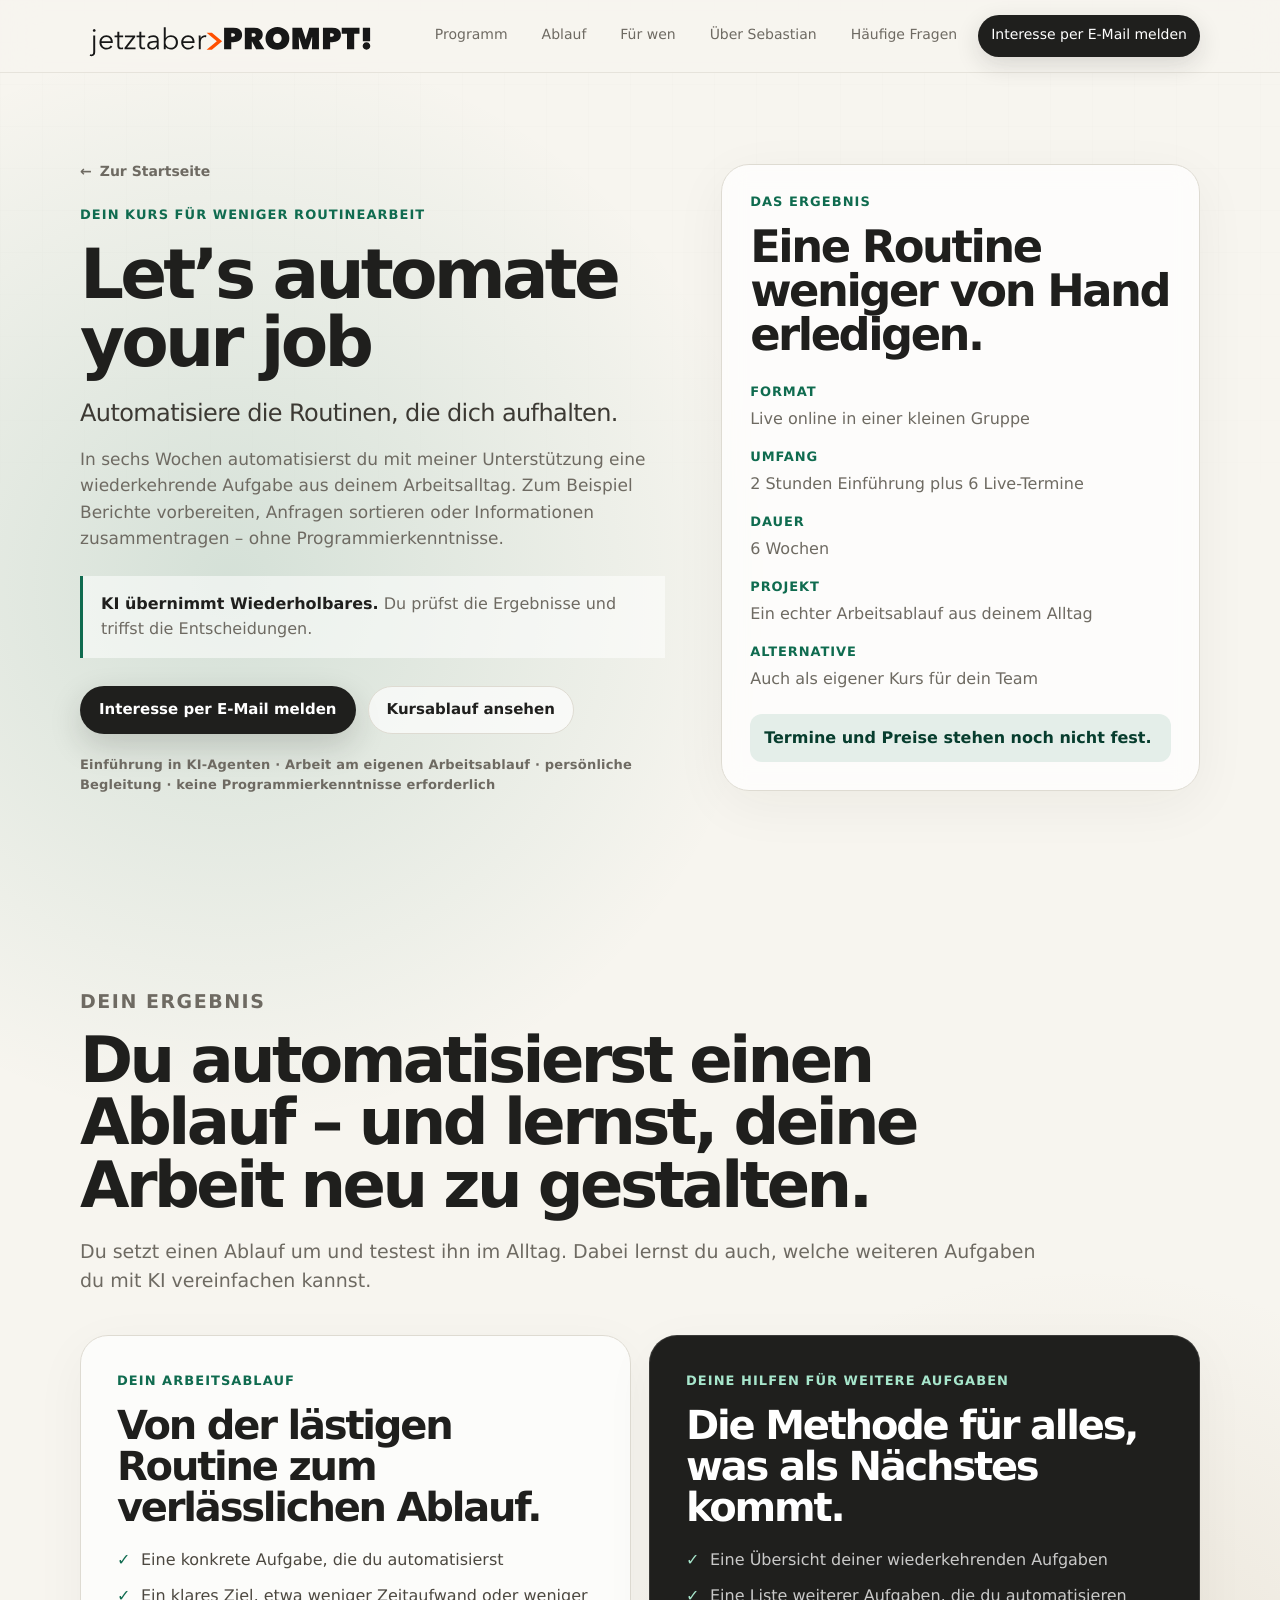
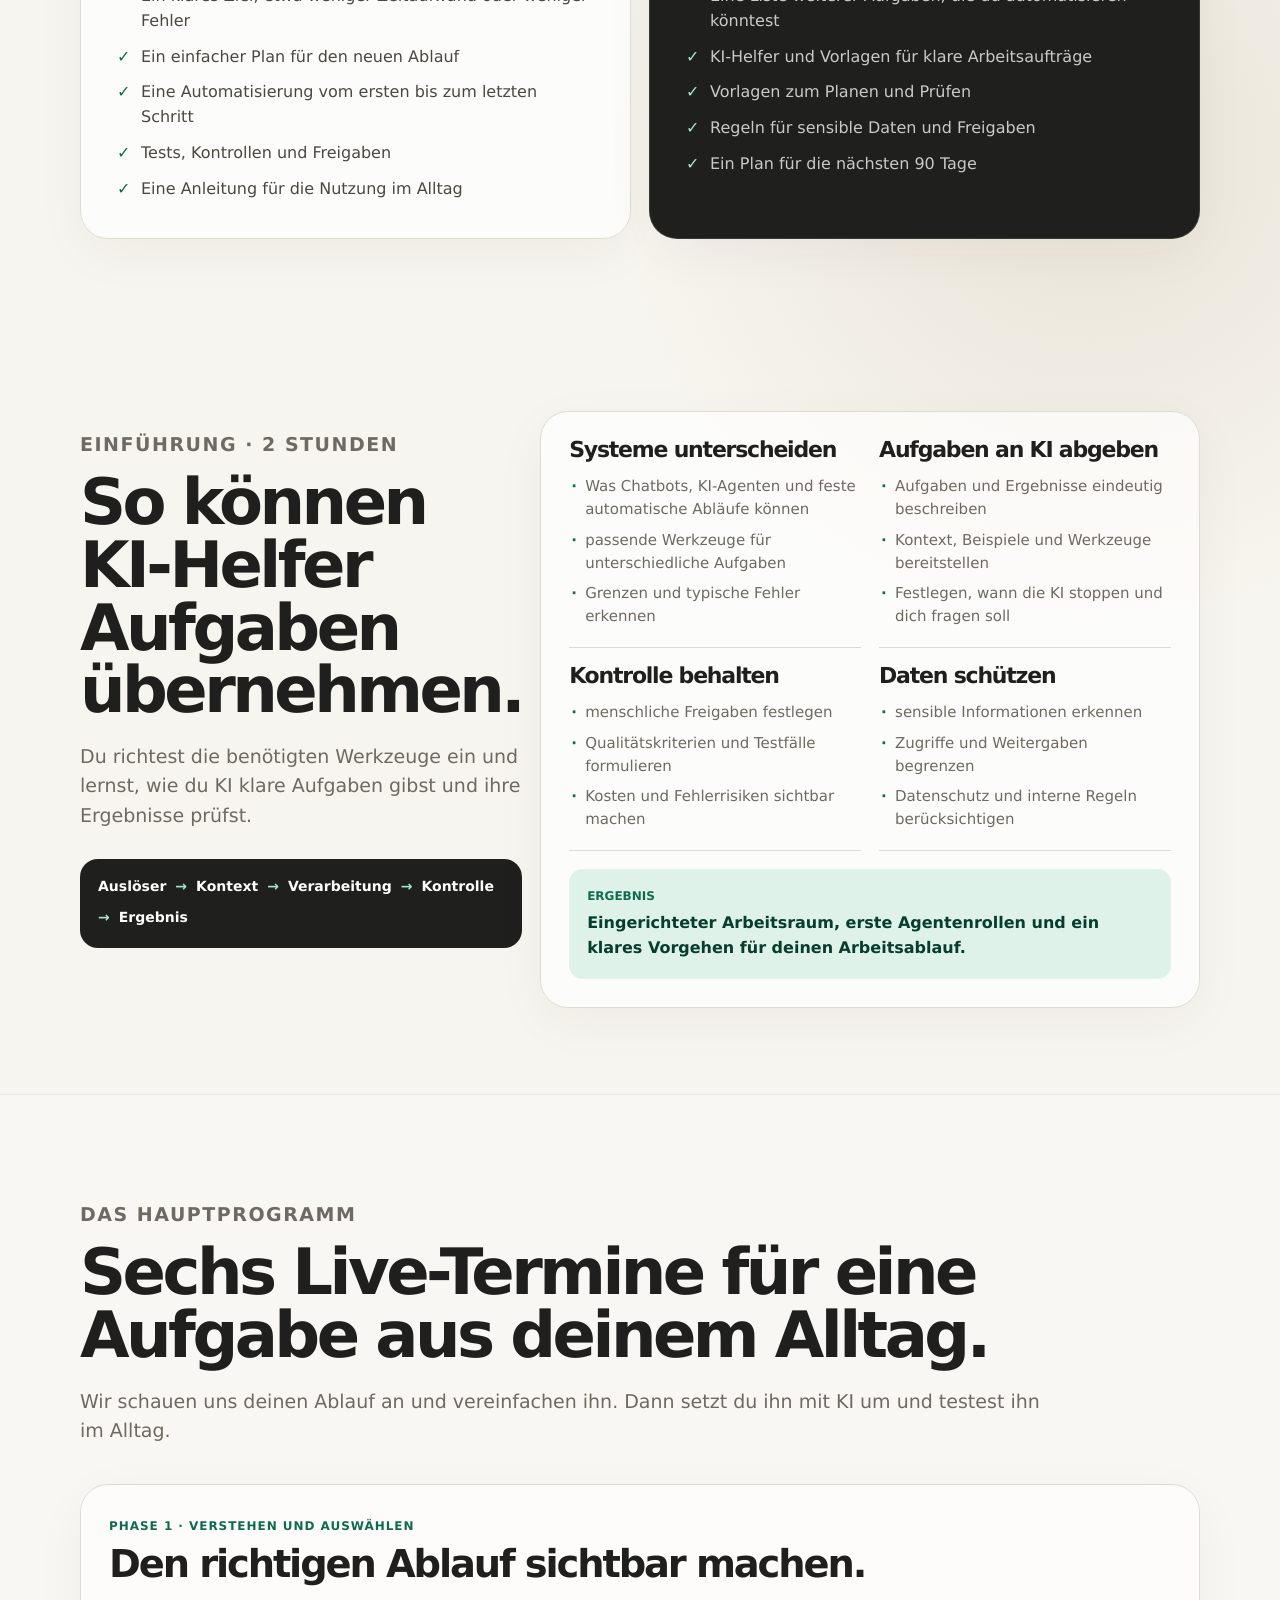
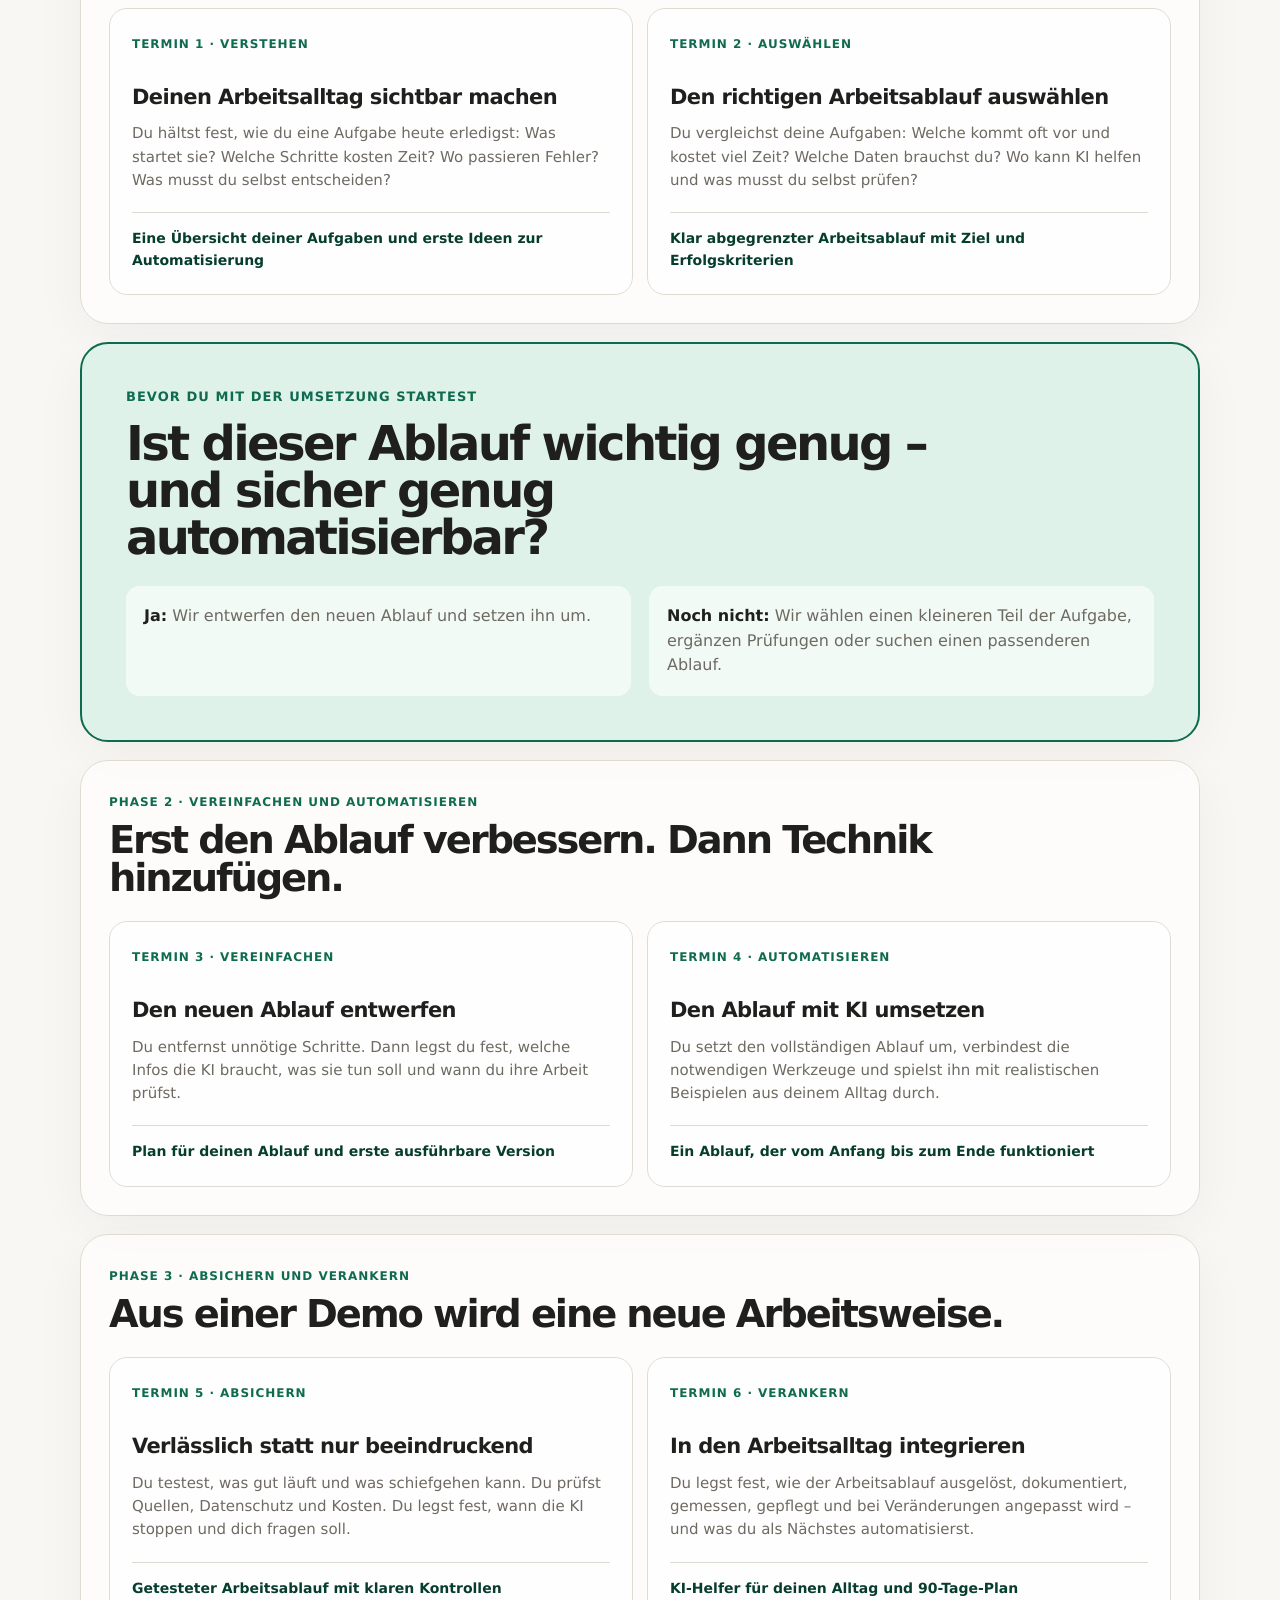
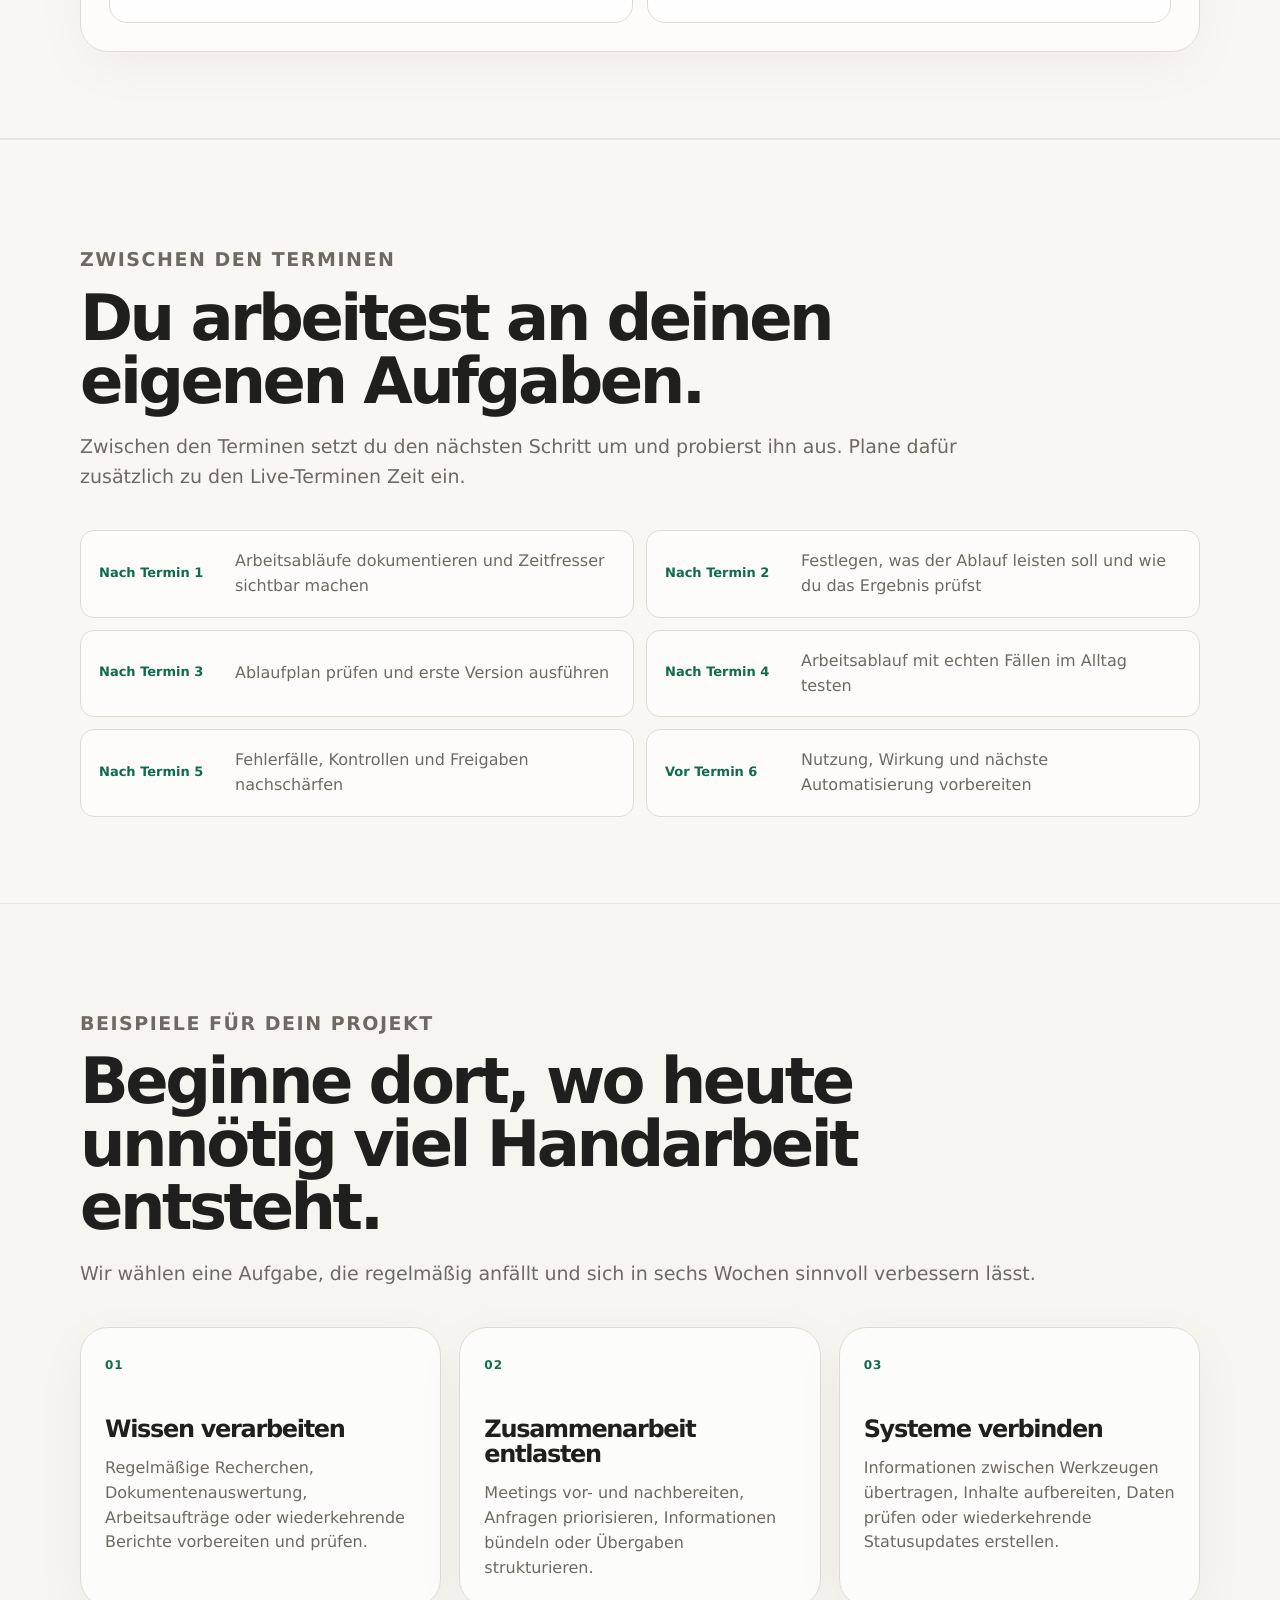
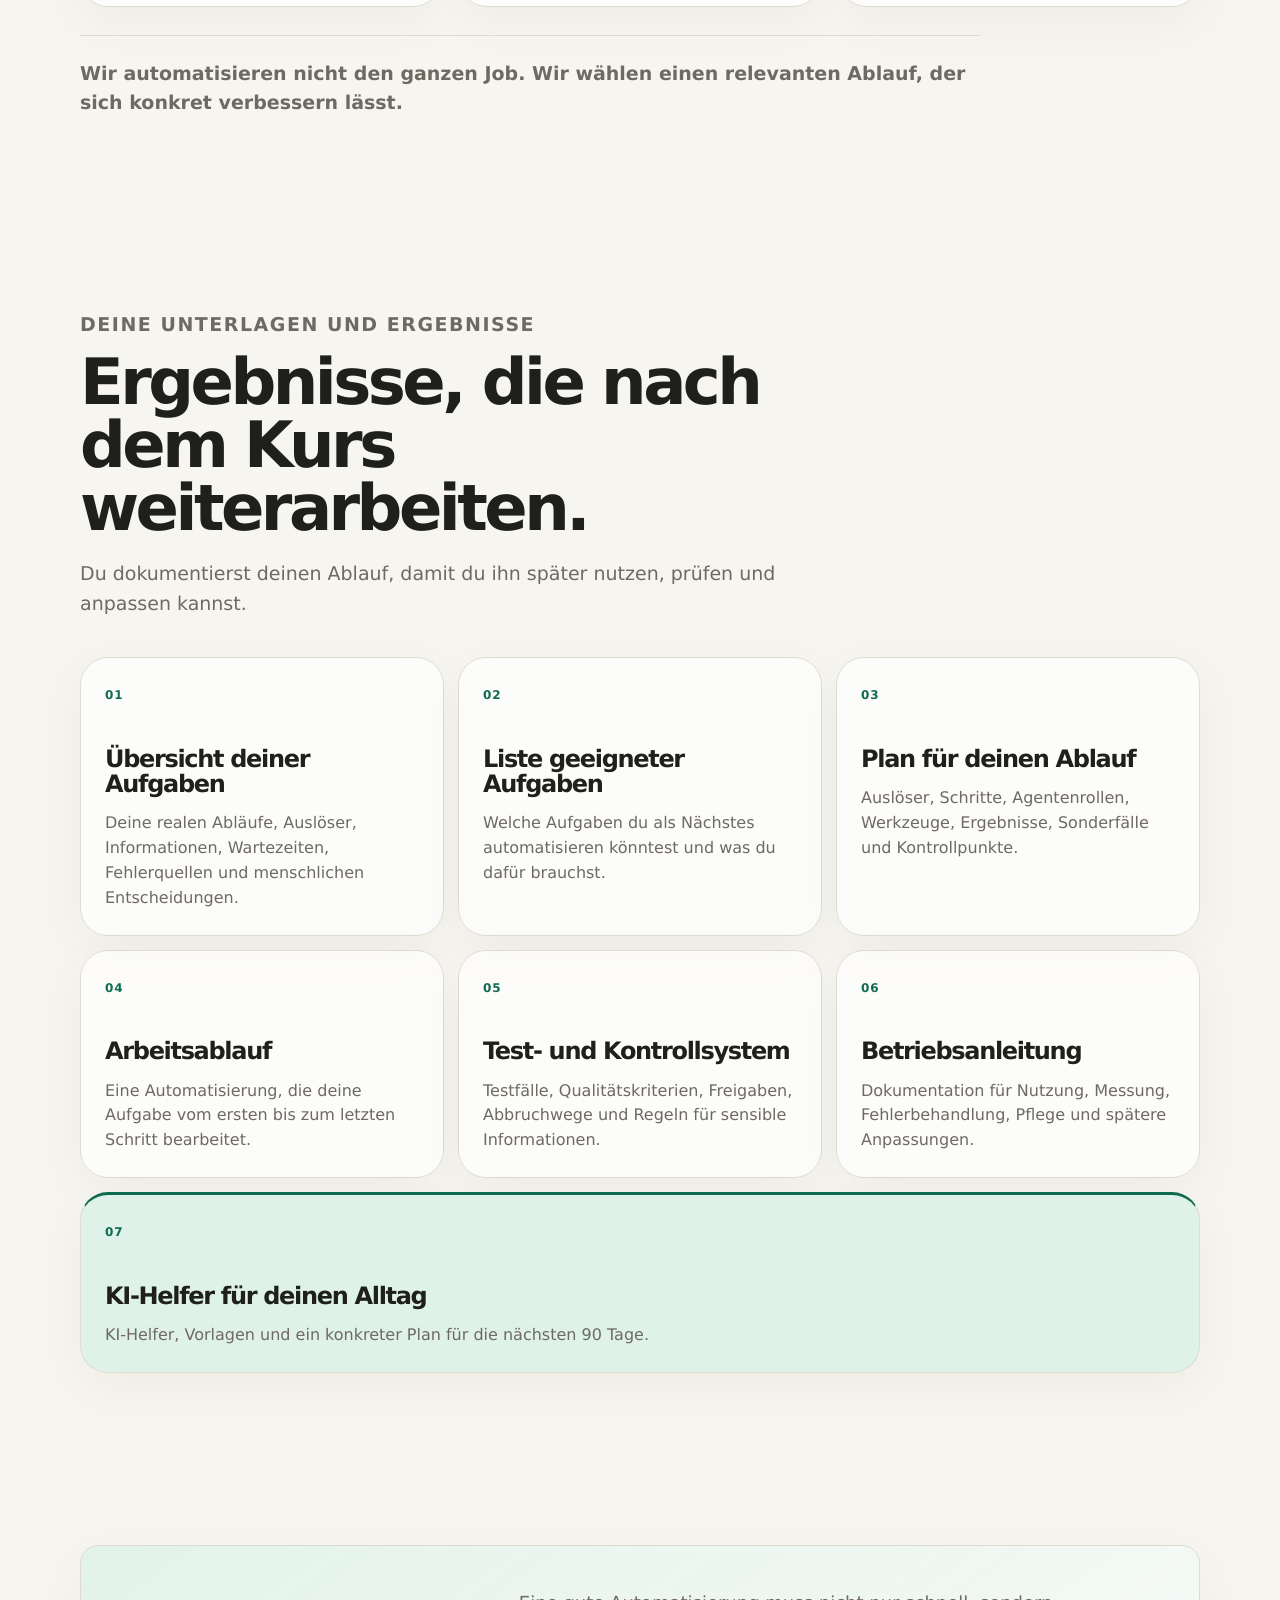
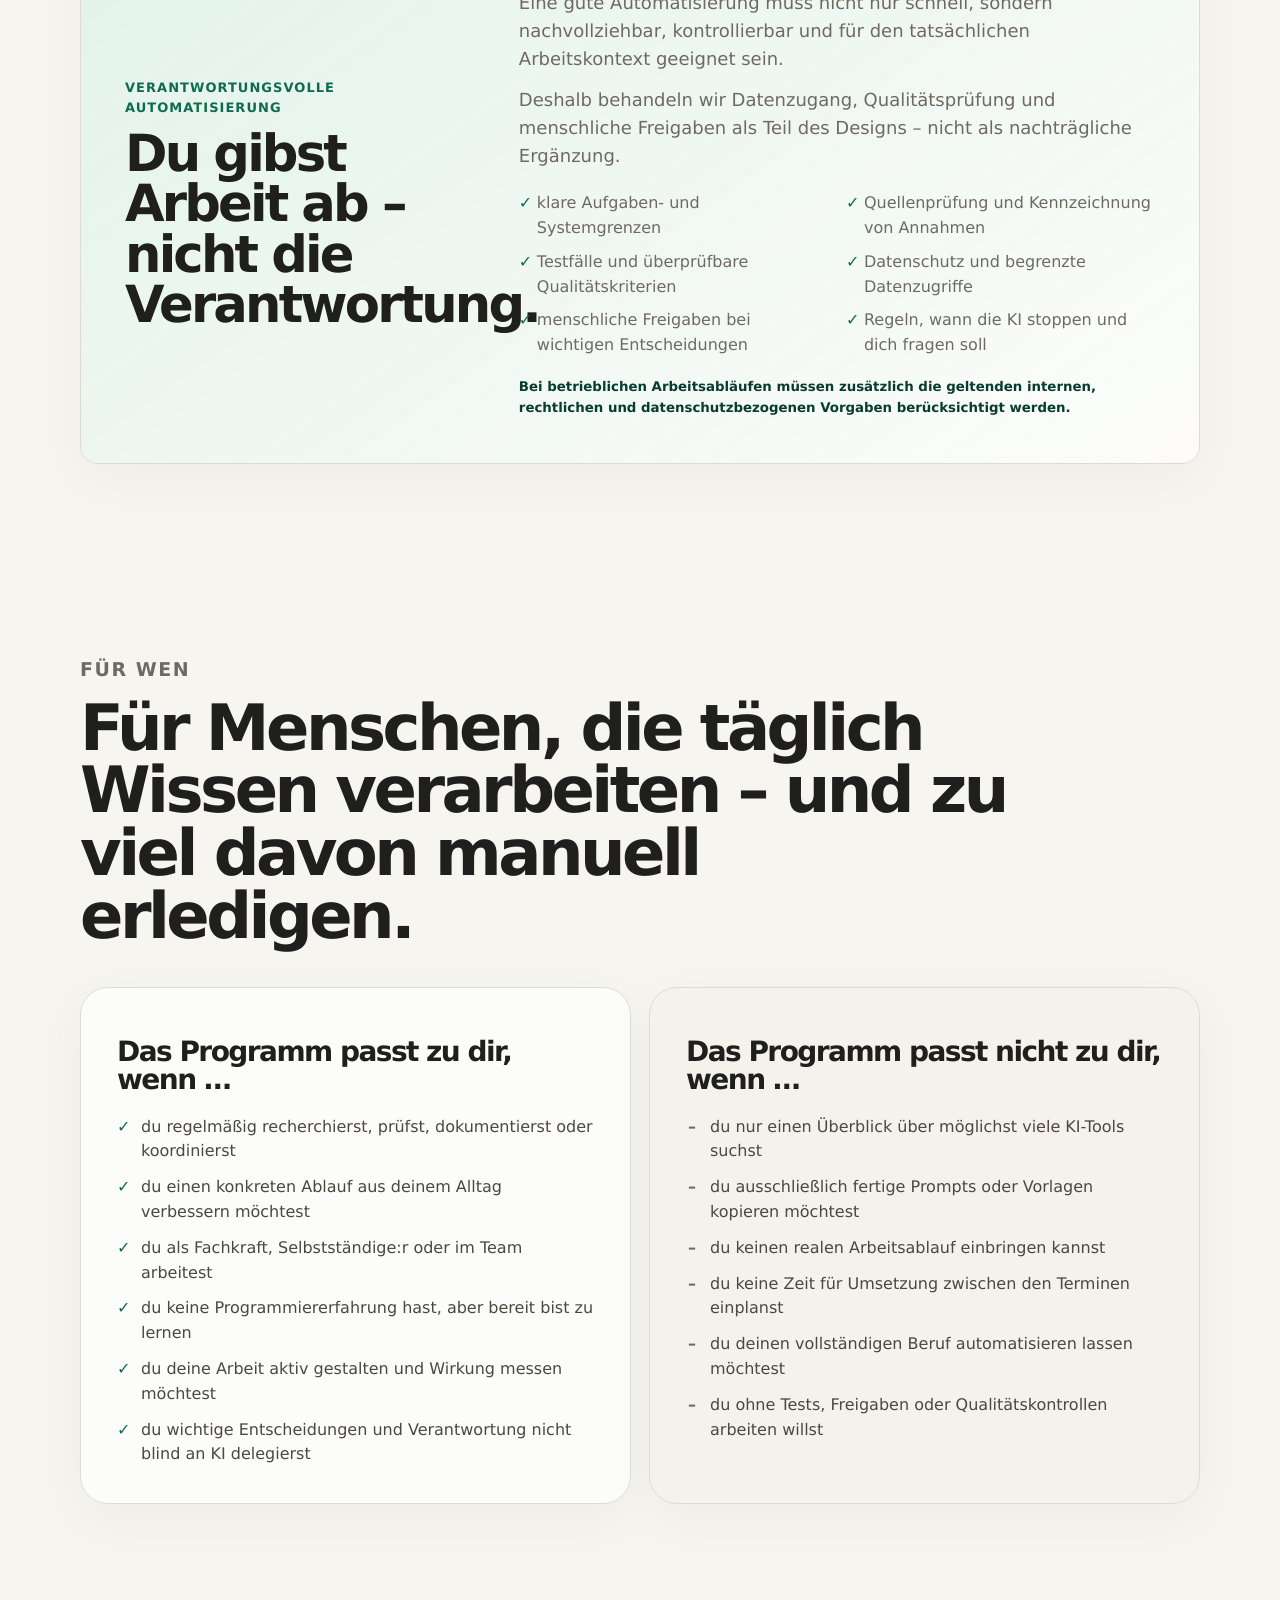
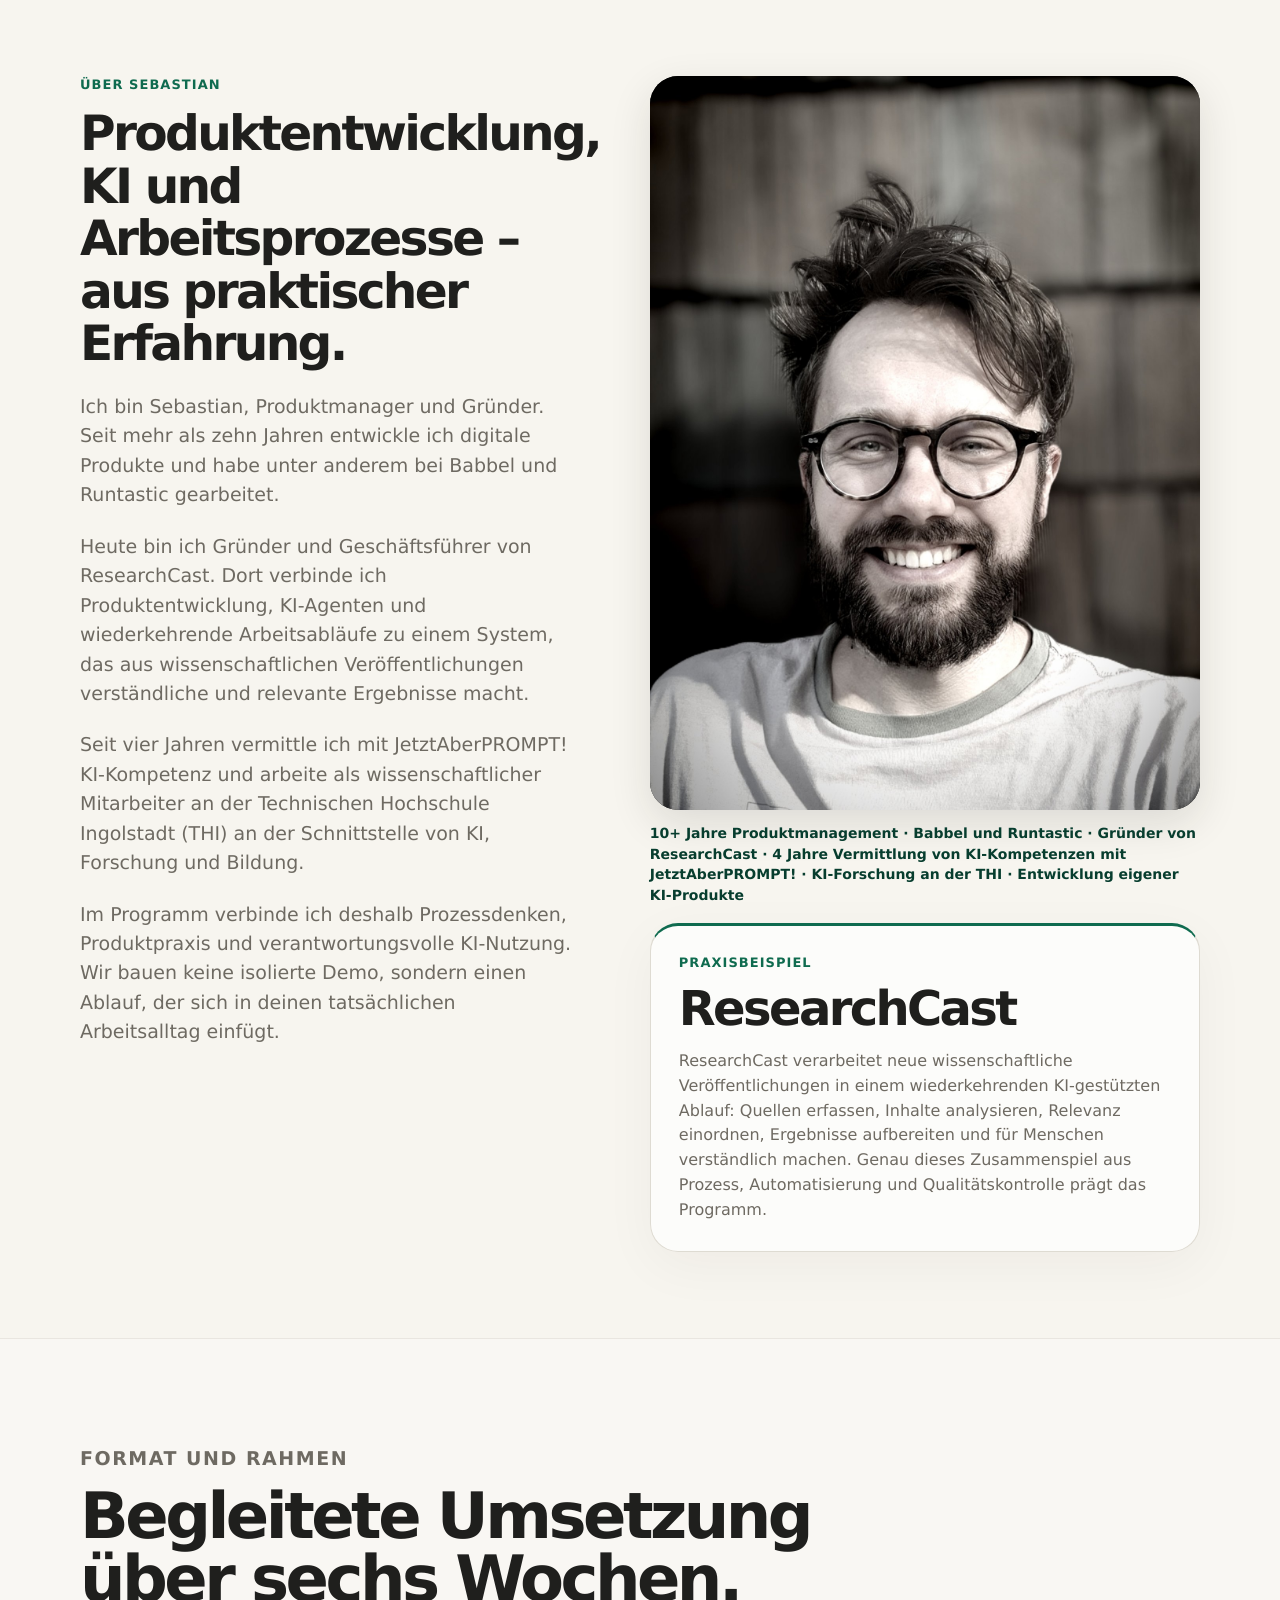
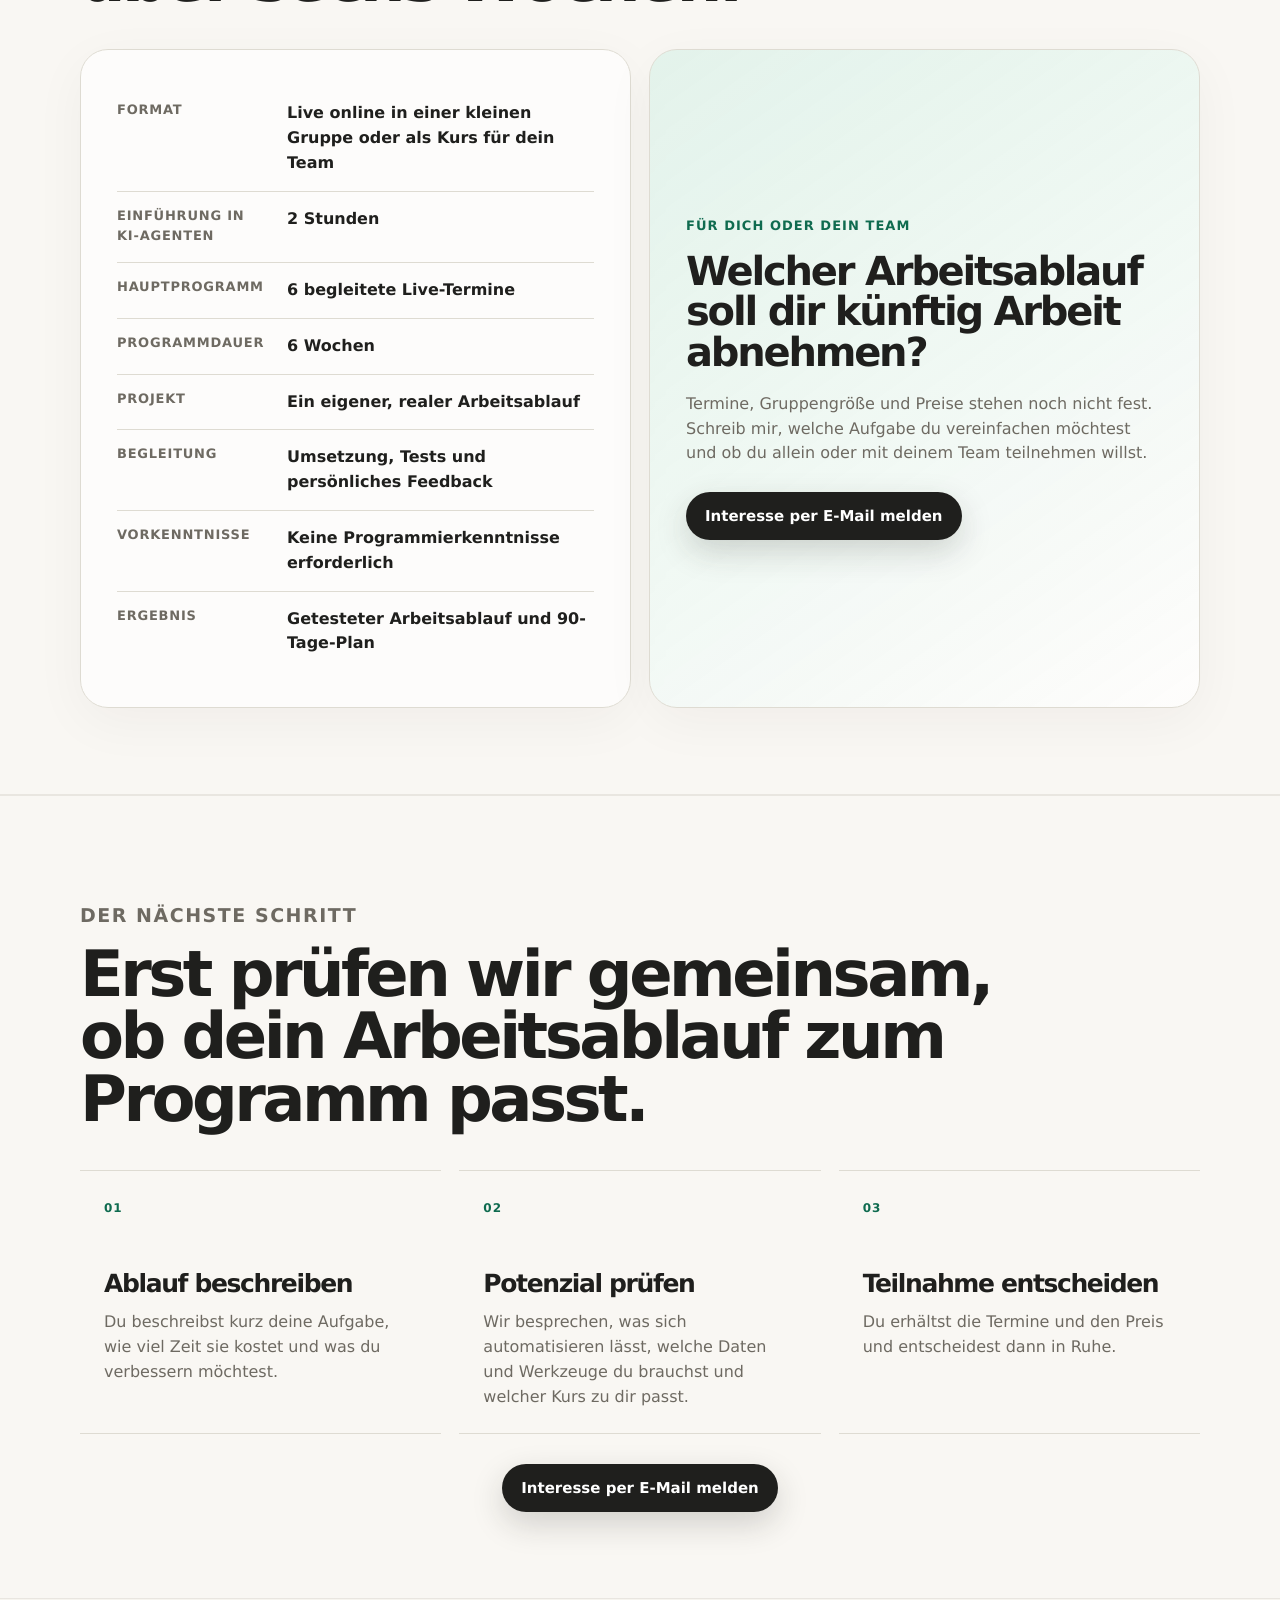
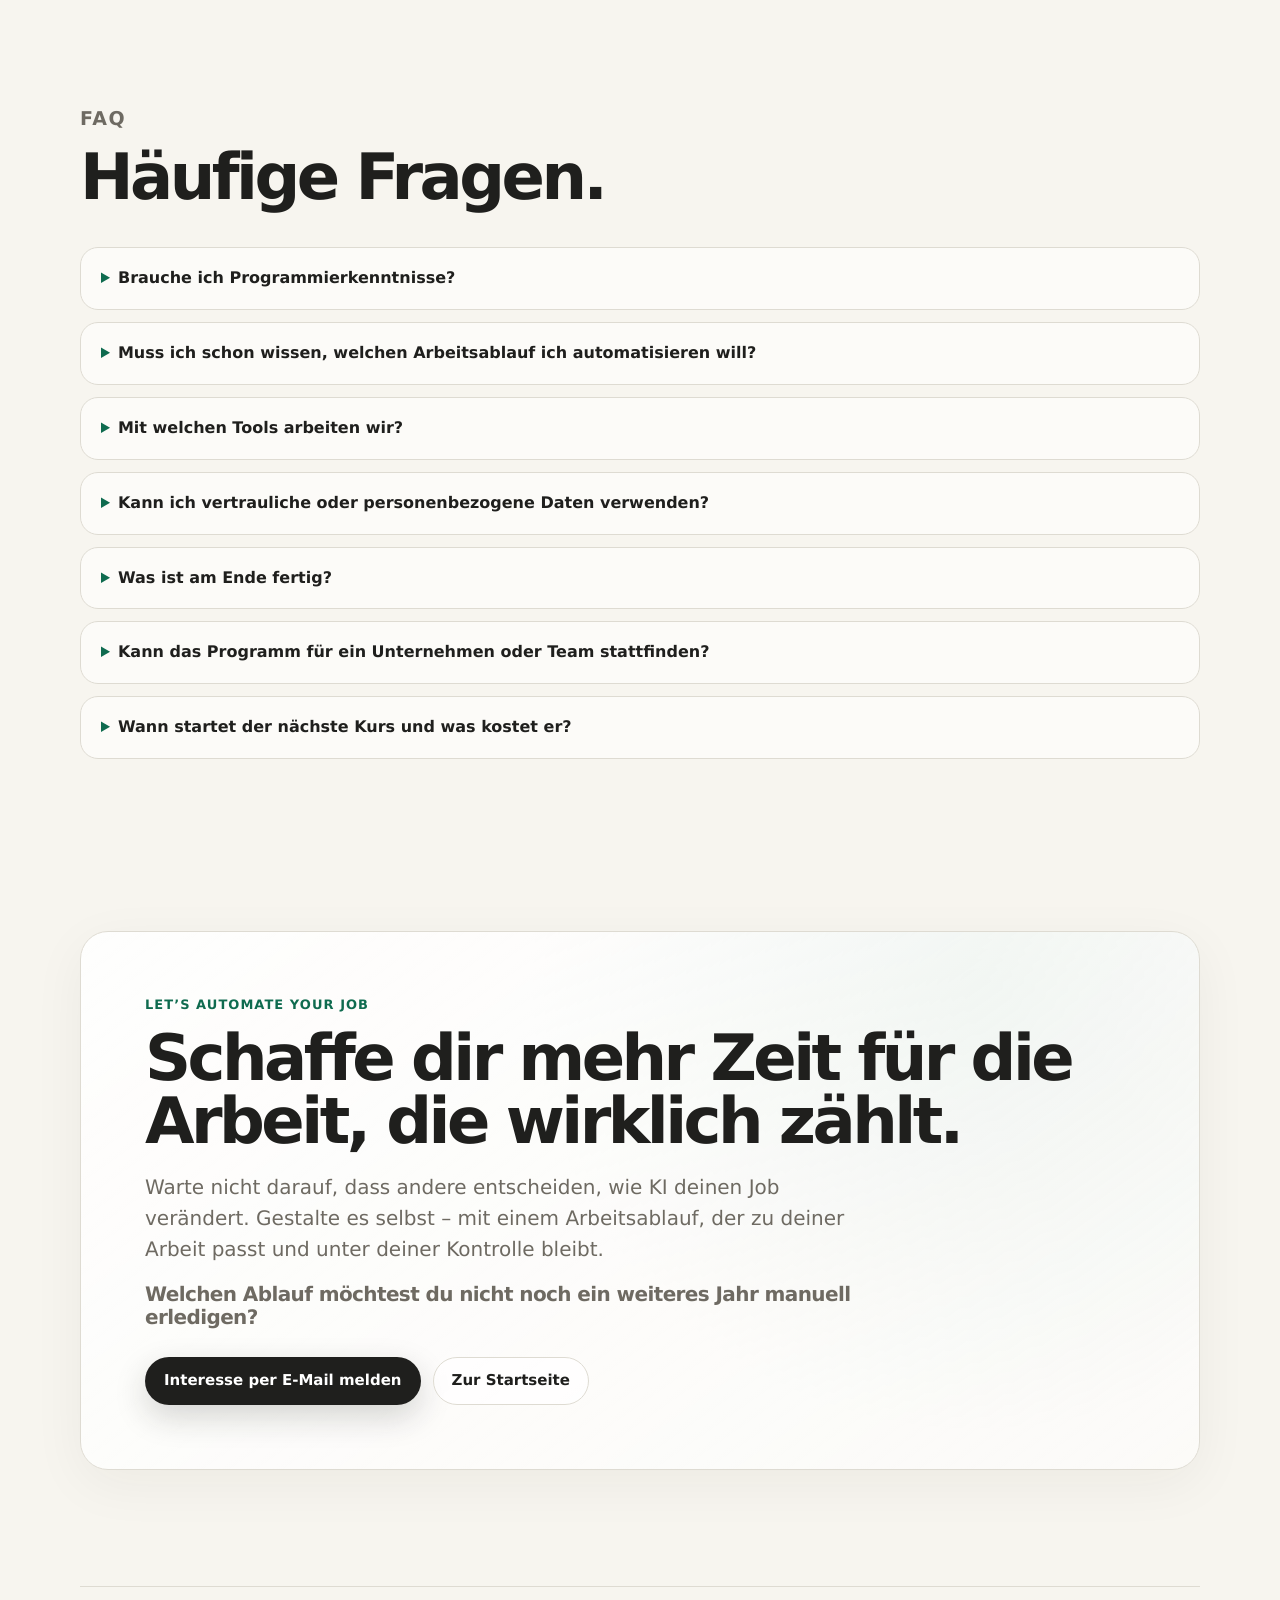
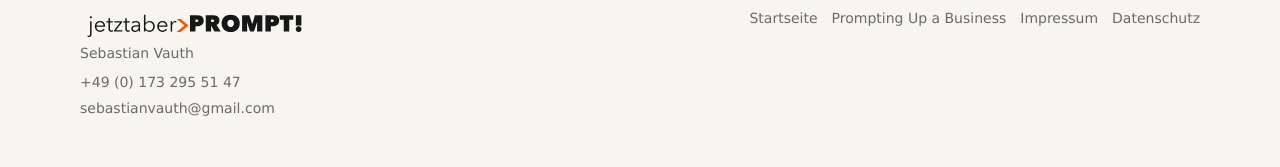
<file: kurse/lets-automate-your-job/index.html>
<!doctype html>
<html lang="de">
<head>
  <meta charset="utf-8" />
  <meta name="viewport" content="width=device-width, initial-scale=1" />
  <title>Let’s automate your job – Weniger Routinearbeit mit KI | JetztAberPROMPT!</title>
  <meta name="description" content="Automatisiere mit KI eine wiederkehrende Aufgabe aus deinem Arbeitsalltag. Sechs Wochen mit Live-Terminen und persönlicher Begleitung." />
  <meta name="theme-color" content="#f7f5ef" />
  <link rel="canonical" href="https://www.jetztaberprompt.de/kurse/lets-automate-your-job/" />

  <meta property="og:title" content="Let’s automate your job – Weniger Routinearbeit mit KI | JetztAberPROMPT!" />
  <meta property="og:description" content="Bringe einen echten Arbeitsablauf mit und entwickle daraus eine verlässliche KI-Automatisierung, die im Alltag funktioniert." />
  <meta property="og:type" content="website" />
  <meta property="og:url" content="https://www.jetztaberprompt.de/kurse/lets-automate-your-job/" />
  <meta property="og:image" content="https://www.jetztaberprompt.de/assets/og-image.png" />
  <meta property="og:locale" content="de_DE" />
  <meta name="twitter:card" content="summary_large_image" />
  <meta name="twitter:title" content="Let’s automate your job – Weniger Routinearbeit mit KI" />
  <meta name="twitter:description" content="Gestalte selbst, wie KI deinen Arbeitsalltag verändert." />
  <meta name="twitter:image" content="https://www.jetztaberprompt.de/assets/og-image.png" />

  <link rel="icon" href="../../assets/favicon.svg" type="image/svg+xml" />
  <link rel="stylesheet" href="../../styles.css?v=20260828a" />
  <script>document.documentElement.classList.add('js');</script>
  <script type="application/ld+json">
  {
    "@context": "https://schema.org",
    "@type": "Course",
    "name": "Let’s automate your job",
    "description": "Ein Kurs mit zwei Stunden Einführung und sechs Live-Terminen. Die Teilnehmenden automatisieren einen Arbeitsablauf aus ihrem Alltag mit KI.",
    "url": "https://www.jetztaberprompt.de/kurse/lets-automate-your-job/",
    "provider": { "@type": "Person", "name": "Sebastian Vauth", "url": "https://www.jetztaberprompt.de/" }
  }
  </script>
</head>

<body data-page="program">
  <a class="skip-link" href="#main">Zum Inhalt springen</a>

  <header class="site-header" data-header>
    <div class="container nav-wrap">
      <a href="/" class="brand" aria-label="jetztaber>PROMPT! – Startseite">
        <img class="brand-wordmark" src="../../assets/jetztaber-wordmark.svg" alt="" width="1845" height="340" />
        <img class="brand-symbol" src="../../assets/jetztaber-mark.svg" alt="" width="512" height="512" />
      </a>
      <button class="nav-toggle" type="button" aria-label="Menü öffnen" aria-expanded="false" data-nav-toggle><span></span><span></span></button>
      <nav class="nav" data-nav aria-label="Hauptnavigation">
        <a href="#programm">Programm</a>
        <a href="#ablauf">Ablauf</a>
        <a href="#fuer-wen">Für wen</a>
        <a href="#ueber">Über Sebastian</a>
        <a href="#faq">Häufige Fragen</a>
        <a class="nav-cta" href="mailto:sebastianvauth@gmail.com?subject=Interesse%20an%20Let%27s%20automate%20your%20job" data-track="interest_cta_click" data-cta-location="navigation">Interesse per E-Mail melden</a>
      </nav>
    </div>
  </header>

  <main id="main" class="course-page">
    <section class="section course-hero relaunch-course-hero">
      <div class="container course-hero-grid">
        <div class="reveal">
          <a class="back-link" href="/">Zur Startseite</a>
          <p class="eyebrow">Dein Kurs für weniger Routinearbeit</p>
          <h1>Let’s automate your job</h1>
          <p class="lead">Automatisiere die Routinen, die dich aufhalten.</p>
          <p class="hero-support">In sechs Wochen automatisierst du mit meiner Unterstützung eine wiederkehrende Aufgabe aus deinem Arbeitsalltag. Zum Beispiel Berichte vorbereiten, Anfragen sortieren oder Informationen zusammentragen – ohne Programmierkenntnisse.</p>
          <p class="principle-line"><strong>KI übernimmt Wiederholbares.</strong> Du prüfst die Ergebnisse und triffst die Entscheidungen.</p>
          <div class="hero-actions"><a class="button primary" href="mailto:sebastianvauth@gmail.com?subject=Interesse%20an%20Let%27s%20automate%20your%20job" data-track="interest_cta_click" data-cta-location="program_hero">Interesse per E-Mail melden</a><a class="button secondary" href="#ablauf">Kursablauf ansehen</a></div>
          <p class="info-line">Einführung in KI-Agenten · Arbeit am eigenen Arbeitsablauf · persönliche Begleitung · keine Programmierkenntnisse erforderlich</p>
        </div>
        <aside class="course-summary reveal" aria-label="Programmdaten">
          <p class="tiny-label">Das Ergebnis</p>
          <h2>Eine Routine weniger von Hand erledigen.</h2>
          <dl>
            <div><dt>Format</dt><dd>Live online in einer kleinen Gruppe</dd></div>
            <div><dt>Umfang</dt><dd>2 Stunden Einführung plus 6 Live-Termine</dd></div>
            <div><dt>Dauer</dt><dd>6 Wochen</dd></div>
            <div><dt>Projekt</dt><dd>Ein echter Arbeitsablauf aus deinem Alltag</dd></div>
            <div><dt>Alternative</dt><dd>Auch als eigener Kurs für dein Team</dd></div>
          </dl>
          <p class="cohort-line">Termine und Preise stehen noch nicht fest.</p>
        </aside>
      </div>
    </section>

    <section class="section" id="ergebnis">
      <div class="container">
        <div class="section-head wide reveal"><p class="section-kicker">Dein Ergebnis</p><h2>Du automatisierst einen Ablauf – und lernst, deine Arbeit neu zu gestalten.</h2><p>Du setzt einen Ablauf um und testest ihn im Alltag. Dabei lernst du auch, welche weiteren Aufgaben du mit KI vereinfachen kannst.</p></div>
        <div class="dual-outcomes">
          <article class="outcome-panel reveal"><p class="tiny-label">Dein Arbeitsablauf</p><h3>Von der lästigen Routine zum verlässlichen Ablauf.</h3><ul class="check-list"><li>Eine konkrete Aufgabe, die du automatisierst</li><li>Ein klares Ziel, etwa weniger Zeitaufwand oder weniger Fehler</li><li>Ein einfacher Plan für den neuen Ablauf</li><li>Eine Automatisierung vom ersten bis zum letzten Schritt</li><li>Tests, Kontrollen und Freigaben</li><li>Eine Anleitung für die Nutzung im Alltag</li></ul></article>
          <article class="outcome-panel dark-panel reveal"><p class="tiny-label">Deine Hilfen für weitere Aufgaben</p><h3>Die Methode für alles, was als Nächstes kommt.</h3><ul class="check-list"><li>Eine Übersicht deiner wiederkehrenden Aufgaben</li><li>Eine Liste weiterer Aufgaben, die du automatisieren könntest</li><li>KI-Helfer und Vorlagen für klare Arbeitsaufträge</li><li>Vorlagen zum Planen und Prüfen</li><li>Regeln für sensible Daten und Freigaben</li><li>Ein Plan für die nächsten 90 Tage</li></ul></article>
        </div>
      </div>
    </section>

    <section class="section kickoff-section" id="ablauf">
      <div class="container kickoff-layout">
        <div class="section-head reveal"><p class="section-kicker">Einführung · 2 Stunden</p><h2>So können KI-Helfer Aufgaben übernehmen.</h2><p>Du richtest die benötigten Werkzeuge ein und lernst, wie du KI klare Aufgaben gibst und ihre Ergebnisse prüfst.</p><div class="workflow-line" aria-label="Arbeitsablauf">Auslöser <span>→</span> Kontext <span>→</span> Verarbeitung <span>→</span> Kontrolle <span>→</span> Ergebnis</div></div>
        <div class="kickoff-content reveal">
          <article><h3>Systeme unterscheiden</h3><ul><li>Was Chatbots, KI-Agenten und feste automatische Abläufe können</li><li>passende Werkzeuge für unterschiedliche Aufgaben</li><li>Grenzen und typische Fehler erkennen</li></ul></article>
          <article><h3>Aufgaben an KI abgeben</h3><ul><li>Aufgaben und Ergebnisse eindeutig beschreiben</li><li>Kontext, Beispiele und Werkzeuge bereitstellen</li><li>Festlegen, wann die KI stoppen und dich fragen soll</li></ul></article>
          <article><h3>Kontrolle behalten</h3><ul><li>menschliche Freigaben festlegen</li><li>Qualitätskriterien und Testfälle formulieren</li><li>Kosten und Fehlerrisiken sichtbar machen</li></ul></article>
          <article><h3>Daten schützen</h3><ul><li>sensible Informationen erkennen</li><li>Zugriffe und Weitergaben begrenzen</li><li>Datenschutz und interne Regeln berücksichtigen</li></ul></article>
          <div class="result-strip"><span>Ergebnis</span><strong>Eingerichteter Arbeitsraum, erste Agentenrollen und ein klares Vorgehen für deinen Arbeitsablauf.</strong></div>
        </div>
      </div>
    </section>

    <section class="section program-detail" id="programm">
      <div class="container">
        <div class="section-head wide reveal"><p class="section-kicker">Das Hauptprogramm</p><h2>Sechs Live-Termine für eine Aufgabe aus deinem Alltag.</h2><p>Wir schauen uns deinen Ablauf an und vereinfachen ihn. Dann setzt du ihn mit KI um und testest ihn im Alltag.</p></div>

        <div class="program-phase reveal">
          <header><span>Phase 1 · Verstehen und auswählen</span><h3>Den richtigen Ablauf sichtbar machen.</h3></header>
          <div class="session-grid two">
            <article class="session-card"><span>Termin 1 · Verstehen</span><h4>Deinen Arbeitsalltag sichtbar machen</h4><p>Du hältst fest, wie du eine Aufgabe heute erledigst: Was startet sie? Welche Schritte kosten Zeit? Wo passieren Fehler? Was musst du selbst entscheiden?</p><strong>Eine Übersicht deiner Aufgaben und erste Ideen zur Automatisierung</strong></article>
            <article class="session-card"><span>Termin 2 · Auswählen</span><h4>Den richtigen Arbeitsablauf auswählen</h4><p>Du vergleichst deine Aufgaben: Welche kommt oft vor und kostet viel Zeit? Welche Daten brauchst du? Wo kann KI helfen und was musst du selbst prüfen?</p><strong>Klar abgegrenzter Arbeitsablauf mit Ziel und Erfolgskriterien</strong></article>
          </div>
        </div>

        <aside class="evidence-gate reveal">
          <p class="tiny-label">Bevor du mit der Umsetzung startest</p>
          <h3>Ist dieser Ablauf wichtig genug – und sicher genug automatisierbar?</h3>
          <div><p><strong>Ja:</strong> Wir entwerfen den neuen Ablauf und setzen ihn um.</p><p><strong>Noch nicht:</strong> Wir wählen einen kleineren Teil der Aufgabe, ergänzen Prüfungen oder suchen einen passenderen Ablauf.</p></div>
        </aside>

        <div class="program-phase reveal">
          <header><span>Phase 2 · Vereinfachen und automatisieren</span><h3>Erst den Ablauf verbessern. Dann Technik hinzufügen.</h3></header>
          <div class="session-grid two">
            <article class="session-card"><span>Termin 3 · Vereinfachen</span><h4>Den neuen Ablauf entwerfen</h4><p>Du entfernst unnötige Schritte. Dann legst du fest, welche Infos die KI braucht, was sie tun soll und wann du ihre Arbeit prüfst.</p><strong>Plan für deinen Ablauf und erste ausführbare Version</strong></article>
            <article class="session-card"><span>Termin 4 · Automatisieren</span><h4>Den Ablauf mit KI umsetzen</h4><p>Du setzt den vollständigen Ablauf um, verbindest die notwendigen Werkzeuge und spielst ihn mit realistischen Beispielen aus deinem Alltag durch.</p><strong>Ein Ablauf, der vom Anfang bis zum Ende funktioniert</strong></article>
          </div>
        </div>

        <div class="program-phase reveal">
          <header><span>Phase 3 · Absichern und verankern</span><h3>Aus einer Demo wird eine neue Arbeitsweise.</h3></header>
          <div class="session-grid two">
            <article class="session-card"><span>Termin 5 · Absichern</span><h4>Verlässlich statt nur beeindruckend</h4><p>Du testest, was gut läuft und was schiefgehen kann. Du prüfst Quellen, Datenschutz und Kosten. Du legst fest, wann die KI stoppen und dich fragen soll.</p><strong>Getesteter Arbeitsablauf mit klaren Kontrollen</strong></article>
            <article class="session-card"><span>Termin 6 · Verankern</span><h4>In den Arbeitsalltag integrieren</h4><p>Du legst fest, wie der Arbeitsablauf ausgelöst, dokumentiert, gemessen, gepflegt und bei Veränderungen angepasst wird – und was du als Nächstes automatisierst.</p><strong>KI-Helfer für deinen Alltag und 90-Tage-Plan</strong></article>
          </div>
        </div>
      </div>
    </section>

    <section class="section project-work" id="projektarbeit">
      <div class="container">
        <div class="section-head wide reveal"><p class="section-kicker">Zwischen den Terminen</p><h2>Du arbeitest an deinen eigenen Aufgaben.</h2><p>Zwischen den Terminen setzt du den nächsten Schritt um und probierst ihn aus. Plane dafür zusätzlich zu den Live-Terminen Zeit ein.</p></div>
        <ol class="milestone-list">
          <li class="reveal"><span>Nach Termin 1</span><p>Arbeitsabläufe dokumentieren und Zeitfresser sichtbar machen</p></li>
          <li class="reveal"><span>Nach Termin 2</span><p>Festlegen, was der Ablauf leisten soll und wie du das Ergebnis prüfst</p></li>
          <li class="reveal"><span>Nach Termin 3</span><p>Ablaufplan prüfen und erste Version ausführen</p></li>
          <li class="reveal"><span>Nach Termin 4</span><p>Arbeitsablauf mit echten Fällen im Alltag testen</p></li>
          <li class="reveal"><span>Nach Termin 5</span><p>Fehlerfälle, Kontrollen und Freigaben nachschärfen</p></li>
          <li class="reveal"><span>Vor Termin 6</span><p>Nutzung, Wirkung und nächste Automatisierung vorbereiten</p></li>
        </ol>
      </div>
    </section>

    <section class="section build-paths" id="beispiele">
      <div class="container">
        <div class="section-head wide reveal"><p class="section-kicker">Beispiele für dein Projekt</p><h2>Beginne dort, wo heute unnötig viel Handarbeit entsteht.</h2><p>Wir wählen eine Aufgabe, die regelmäßig anfällt und sich in sechs Wochen sinnvoll verbessern lässt.</p></div>
        <div class="build-path-grid">
          <article class="path-option reveal"><span>01</span><h3>Wissen verarbeiten</h3><p>Regelmäßige Recherchen, Dokumentenauswertung, Arbeitsaufträge oder wiederkehrende Berichte vorbereiten und prüfen.</p></article>
          <article class="path-option reveal"><span>02</span><h3>Zusammenarbeit entlasten</h3><p>Meetings vor- und nachbereiten, Anfragen priorisieren, Informationen bündeln oder Übergaben strukturieren.</p></article>
          <article class="path-option reveal"><span>03</span><h3>Systeme verbinden</h3><p>Informationen zwischen Werkzeugen übertragen, Inhalte aufbereiten, Daten prüfen oder wiederkehrende Statusupdates erstellen.</p></article>
        </div>
        <p class="section-closing reveal"><strong>Wir automatisieren nicht den ganzen Job. Wir wählen einen relevanten Ablauf, der sich konkret verbessern lässt.</strong></p>
      </div>
    </section>

    <section class="section artifacts-section" id="artefakte">
      <div class="container">
        <div class="section-head reveal"><p class="section-kicker">Deine Unterlagen und Ergebnisse</p><h2>Ergebnisse, die nach dem Kurs weiterarbeiten.</h2><p>Du dokumentierst deinen Ablauf, damit du ihn später nutzen, prüfen und anpassen kannst.</p></div>
        <div class="artifact-grid">
          <article class="artifact-card reveal"><span>01</span><h3>Übersicht deiner Aufgaben</h3><p>Deine realen Abläufe, Auslöser, Informationen, Wartezeiten, Fehlerquellen und menschlichen Entscheidungen.</p></article>
          <article class="artifact-card reveal"><span>02</span><h3>Liste geeigneter Aufgaben</h3><p>Welche Aufgaben du als Nächstes automatisieren könntest und was du dafür brauchst.</p></article>
          <article class="artifact-card reveal"><span>03</span><h3>Plan für deinen Ablauf</h3><p>Auslöser, Schritte, Agentenrollen, Werkzeuge, Ergebnisse, Sonderfälle und Kontrollpunkte.</p></article>
          <article class="artifact-card reveal"><span>04</span><h3>Arbeitsablauf</h3><p>Eine Automatisierung, die deine Aufgabe vom ersten bis zum letzten Schritt bearbeitet.</p></article>
          <article class="artifact-card reveal"><span>05</span><h3>Test- und Kontrollsystem</h3><p>Testfälle, Qualitätskriterien, Freigaben, Abbruchwege und Regeln für sensible Informationen.</p></article>
          <article class="artifact-card reveal"><span>06</span><h3>Betriebsanleitung</h3><p>Dokumentation für Nutzung, Messung, Fehlerbehandlung, Pflege und spätere Anpassungen.</p></article>
          <article class="artifact-card reveal"><span>07</span><h3>KI-Helfer für deinen Alltag</h3><p>KI-Helfer, Vorlagen und ein konkreter Plan für die nächsten 90 Tage.</p></article>
        </div>
      </div>
    </section>

    <section class="section responsible-ai">
      <div class="container course-note reveal">
        <div><p class="section-kicker">Verantwortungsvolle Automatisierung</p><h2>Du gibst Arbeit ab – nicht die Verantwortung.</h2></div>
        <div><p>Eine gute Automatisierung muss nicht nur schnell, sondern nachvollziehbar, kontrollierbar und für den tatsächlichen Arbeitskontext geeignet sein.</p><p>Deshalb behandeln wir Datenzugang, Qualitätsprüfung und menschliche Freigaben als Teil des Designs – nicht als nachträgliche Ergänzung.</p><ul class="control-list"><li>klare Aufgaben- und Systemgrenzen</li><li>Quellenprüfung und Kennzeichnung von Annahmen</li><li>Testfälle und überprüfbare Qualitätskriterien</li><li>Datenschutz und begrenzte Datenzugriffe</li><li>menschliche Freigaben bei wichtigen Entscheidungen</li><li>Regeln, wann die KI stoppen und dich fragen soll</li></ul><small>Bei betrieblichen Arbeitsabläufen müssen zusätzlich die geltenden internen, rechtlichen und datenschutzbezogenen Vorgaben berücksichtigt werden.</small></div>
      </div>
    </section>

    <section class="section" id="fuer-wen">
      <div class="container">
        <div class="section-head wide reveal"><p class="section-kicker">Für wen</p><h2>Für Menschen, die täglich Wissen verarbeiten – und zu viel davon manuell erledigen.</h2></div>
        <div class="fit-grid">
          <article class="fit-card reveal"><h3>Das Programm passt zu dir, wenn …</h3><ul class="check-list"><li>du regelmäßig recherchierst, prüfst, dokumentierst oder koordinierst</li><li>du einen konkreten Ablauf aus deinem Alltag verbessern möchtest</li><li>du als Fachkraft, Selbstständige:r oder im Team arbeitest</li><li>du keine Programmiererfahrung hast, aber bereit bist zu lernen</li><li>du deine Arbeit aktiv gestalten und Wirkung messen möchtest</li><li>du wichtige Entscheidungen und Verantwortung nicht blind an KI delegierst</li></ul></article>
          <article class="fit-card muted-card reveal"><h3>Das Programm passt nicht zu dir, wenn …</h3><ul class="scope-list"><li>du nur einen Überblick über möglichst viele KI-Tools suchst</li><li>du ausschließlich fertige Prompts oder Vorlagen kopieren möchtest</li><li>du keinen realen Arbeitsablauf einbringen kannst</li><li>du keine Zeit für Umsetzung zwischen den Terminen einplanst</li><li>du deinen vollständigen Beruf automatisieren lassen möchtest</li><li>du ohne Tests, Freigaben oder Qualitätskontrollen arbeiten willst</li></ul></article>
        </div>
      </div>
    </section>

    <section class="section about" id="ueber">
      <div class="container about-panel">
        <div class="about-copy reveal"><p class="section-kicker">Über Sebastian</p><h2>Produktentwicklung, KI und Arbeitsprozesse – aus praktischer Erfahrung.</h2><p>Ich bin Sebastian, Produktmanager und Gründer. Seit mehr als zehn Jahren entwickle ich digitale Produkte und habe unter anderem bei Babbel und Runtastic gearbeitet.</p><p>Heute bin ich Gründer und Geschäftsführer von ResearchCast. Dort verbinde ich Produktentwicklung, KI-Agenten und wiederkehrende Arbeitsabläufe zu einem System, das aus wissenschaftlichen Veröffentlichungen verständliche und relevante Ergebnisse macht.</p><p>Seit vier Jahren vermittle ich mit JetztAberPROMPT! KI-Kompetenz und arbeite als wissenschaftlicher Mitarbeiter an der Technischen Hochschule Ingolstadt (THI) an der Schnittstelle von KI, Forschung und Bildung.</p><p>Im Programm verbinde ich deshalb Prozessdenken, Produktpraxis und verantwortungsvolle KI-Nutzung. Wir bauen keine isolierte Demo, sondern einen Ablauf, der sich in deinen tatsächlichen Arbeitsalltag einfügt.</p></div>
        <div class="proof-stack reveal">
          <div class="about-profile">
            <figure class="about-portrait-small"><img src="../../assets/sebastian-vauth-portrait.jpg" alt="Sebastian Vauth" width="1400" height="1867" /></figure>
            <p class="trust-line">10+ Jahre Produktmanagement · Babbel und Runtastic · Gründer von ResearchCast · 4 Jahre Vermittlung von KI-Kompetenzen mit JetztAberPROMPT! · KI-Forschung an der THI · Entwicklung eigener KI-Produkte</p>
          </div>
          <article class="case-card primary-case"><p class="tiny-label">Praxisbeispiel</p><h3>ResearchCast</h3><p>ResearchCast verarbeitet neue wissenschaftliche Veröffentlichungen in einem wiederkehrenden KI-gestützten Ablauf: Quellen erfassen, Inhalte analysieren, Relevanz einordnen, Ergebnisse aufbereiten und für Menschen verständlich machen. Genau dieses Zusammenspiel aus Prozess, Automatisierung und Qualitätskontrolle prägt das Programm.</p></article>
        </div>
      </div>
    </section>

    <section class="section format-section" id="format">
      <div class="container">
        <div class="section-head reveal"><p class="section-kicker">Format und Rahmen</p><h2>Begleitete Umsetzung über sechs Wochen.</h2></div>
        <div class="format-layout">
          <dl class="facts-panel reveal">
            <div><dt>Format</dt><dd>Live online in einer kleinen Gruppe oder als Kurs für dein Team</dd></div>
            <div><dt>Einführung in KI-Agenten</dt><dd>2 Stunden</dd></div>
            <div><dt>Hauptprogramm</dt><dd>6 begleitete Live-Termine</dd></div>
            <div><dt>Programmdauer</dt><dd>6 Wochen</dd></div>
            <div><dt>Projekt</dt><dd>Ein eigener, realer Arbeitsablauf</dd></div>
            <div><dt>Begleitung</dt><dd>Umsetzung, Tests und persönliches Feedback</dd></div>
            <div><dt>Vorkenntnisse</dt><dd>Keine Programmierkenntnisse erforderlich</dd></div>
            <div><dt>Ergebnis</dt><dd>Getesteter Arbeitsablauf und 90-Tage-Plan</dd></div>
          </dl>
          <aside class="work-card reveal"><p class="tiny-label">Für dich oder dein Team</p><h3>Welcher Arbeitsablauf soll dir künftig Arbeit abnehmen?</h3><p>Termine, Gruppengröße und Preise stehen noch nicht fest. Schreib mir, welche Aufgabe du vereinfachen möchtest und ob du allein oder mit deinem Team teilnehmen willst.</p><a class="button primary" href="mailto:sebastianvauth@gmail.com?subject=Interesse%20an%20Let%27s%20automate%20your%20job" data-track="interest_cta_click" data-cta-location="program_format">Interesse per E-Mail melden</a></aside>
        </div>
      </div>
    </section>

    <section class="section application-process" id="anfrage">
      <div class="container">
        <div class="section-head wide reveal"><p class="section-kicker">Der nächste Schritt</p><h2>Erst prüfen wir gemeinsam, ob dein Arbeitsablauf zum Programm passt.</h2></div>
        <ol class="process-grid"><li class="reveal"><span>01</span><h3>Ablauf beschreiben</h3><p>Du beschreibst kurz deine Aufgabe, wie viel Zeit sie kostet und was du verbessern möchtest.</p></li><li class="reveal"><span>02</span><h3>Potenzial prüfen</h3><p>Wir besprechen, was sich automatisieren lässt, welche Daten und Werkzeuge du brauchst und welcher Kurs zu dir passt.</p></li><li class="reveal"><span>03</span><h3>Teilnahme entscheiden</h3><p>Du erhältst die Termine und den Preis und entscheidest dann in Ruhe.</p></li></ol>
        <div class="section-actions reveal"><a class="button primary" href="mailto:sebastianvauth@gmail.com?subject=Interesse%20an%20Let%27s%20automate%20your%20job" data-track="interest_cta_click" data-cta-location="program_process">Interesse per E-Mail melden</a></div>
      </div>
    </section>

    <section class="section faq" id="faq">
      <div class="container">
        <div class="section-head reveal"><p class="section-kicker">FAQ</p><h2>Häufige Fragen.</h2></div>
        <div class="faq-list reveal">
          <details><summary>Brauche ich Programmierkenntnisse?</summary><p>Nein. Du solltest deine Aufgabe gut kennen und bereit sein, etwas Neues auszuprobieren. Gemeinsam wählen wir Werkzeuge, die zu dir und deiner Arbeit passen.</p></details>
          <details><summary>Muss ich schon wissen, welchen Arbeitsablauf ich automatisieren will?</summary><p>Eine erste Idee reicht. In den ersten beiden Terminen sammelst du deine wiederkehrenden Aufgaben und wählst eine passende aus.</p></details>
          <details><summary>Mit welchen Tools arbeiten wir?</summary><p>Das Programm ist nicht an ein einzelnes Werkzeug gebunden. Wir wählen die Kombination aus KI-Modell, Agenten, Automatisierungsplattform und bestehenden Systemen, die zum Ablauf, zu den Daten und zu deinen Rahmenbedingungen passt.</p></details>
          <details><summary>Kann ich vertrauliche oder personenbezogene Daten verwenden?</summary><p>Nur wenn der Einsatz mit den geltenden Regeln, Zugriffsrechten und Datenschutzanforderungen vereinbar ist. Wir prüfen Datenbedarf und Risiken früh und arbeiten bei Bedarf mit anonymisierten oder synthetischen Beispielen.</p></details>
          <details><summary>Was ist am Ende fertig?</summary><p>Du arbeitest auf eine getestete Automatisierung für eine Aufgabe aus deinem Alltag hin. Dazu gehören ein Ablaufplan, Checklisten, eine Anleitung und ein Plan für die nächsten 90 Tage. Was genau fertig wird, legen wir passend zu deiner Aufgabe fest.</p></details>
          <details><summary>Kann das Programm für ein Unternehmen oder Team stattfinden?</summary><p>Ja. Im Kurs für dein Team können mehrere Personen gemeinsam Prozesse eines Teams untersuchen und umsetzen. Umfang, Datenschutz, eingesetzte Systeme und interne Freigaben werden vorab abgestimmt.</p></details>
          <details><summary>Wann startet der nächste Kurs und was kostet er?</summary><p>Termine, Gruppengröße und Preise stehen noch nicht fest. Schreib mir eine E-Mail, wenn du informiert werden möchtest.</p></details>
        </div>
      </div>
    </section>

    <section class="section contact">
      <div class="container contact-card reveal">
        <p class="section-kicker">Let’s automate your job</p>
        <h2>Schaffe dir mehr Zeit für die Arbeit, die wirklich zählt.</h2>
        <p>Warte nicht darauf, dass andere entscheiden, wie KI deinen Job verändert. Gestalte es selbst – mit einem Arbeitsablauf, der zu deiner Arbeit passt und unter deiner Kontrolle bleibt.</p>
        <p class="contact-emphasis"><strong>Welchen Ablauf möchtest du nicht noch ein weiteres Jahr manuell erledigen?</strong></p>
        <div class="contact-actions"><a class="button primary" href="mailto:sebastianvauth@gmail.com?subject=Interesse%20an%20Let%27s%20automate%20your%20job" data-track="interest_cta_click" data-cta-location="program_closing">Interesse per E-Mail melden</a><a class="button secondary" href="/">Zur Startseite</a></div>
      </div>
    </section>
  </main>

  <footer class="site-footer">
    <div class="container footer-grid">
      <div class="footer-brand"><img class="footer-brand-logo" src="../../assets/jetztaber-wordmark.svg" alt="jetztaber>PROMPT!" width="1845" height="340" /><span>Sebastian Vauth</span><div class="footer-meta"><a href="tel:+491732955147">+49 (0) 173 295 51 47</a><a href="mailto:sebastianvauth@gmail.com" data-track="contact_click">sebastianvauth@gmail.com</a></div></div>
      <div class="footer-links"><a href="/">Startseite</a><a href="/kurse/prompting-up-a-business/">Prompting Up a Business</a><a href="../../impressum.html">Impressum</a><a href="../../datenschutz.html">Datenschutz</a></div>
    </div>
  </footer>

  <script src="../../script.js?v=20260923a"></script>
</body>
</html>
</file>
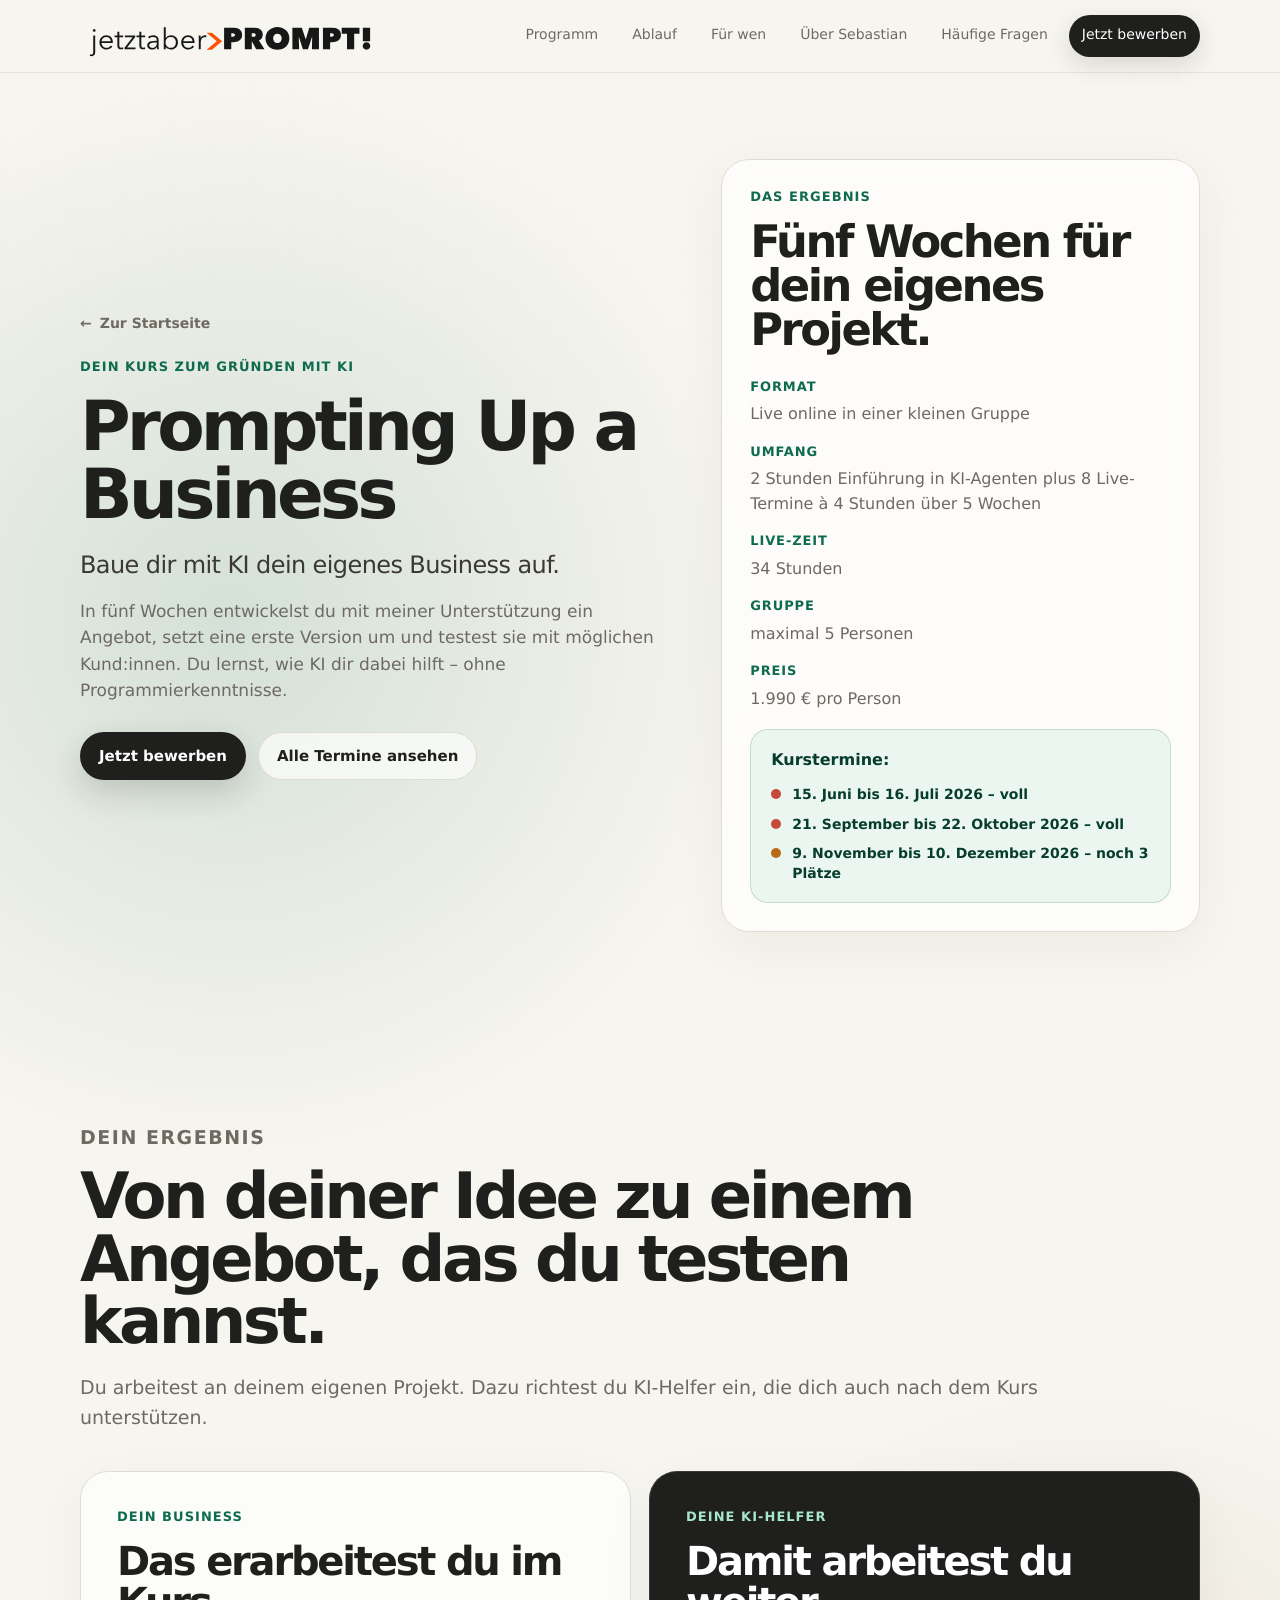
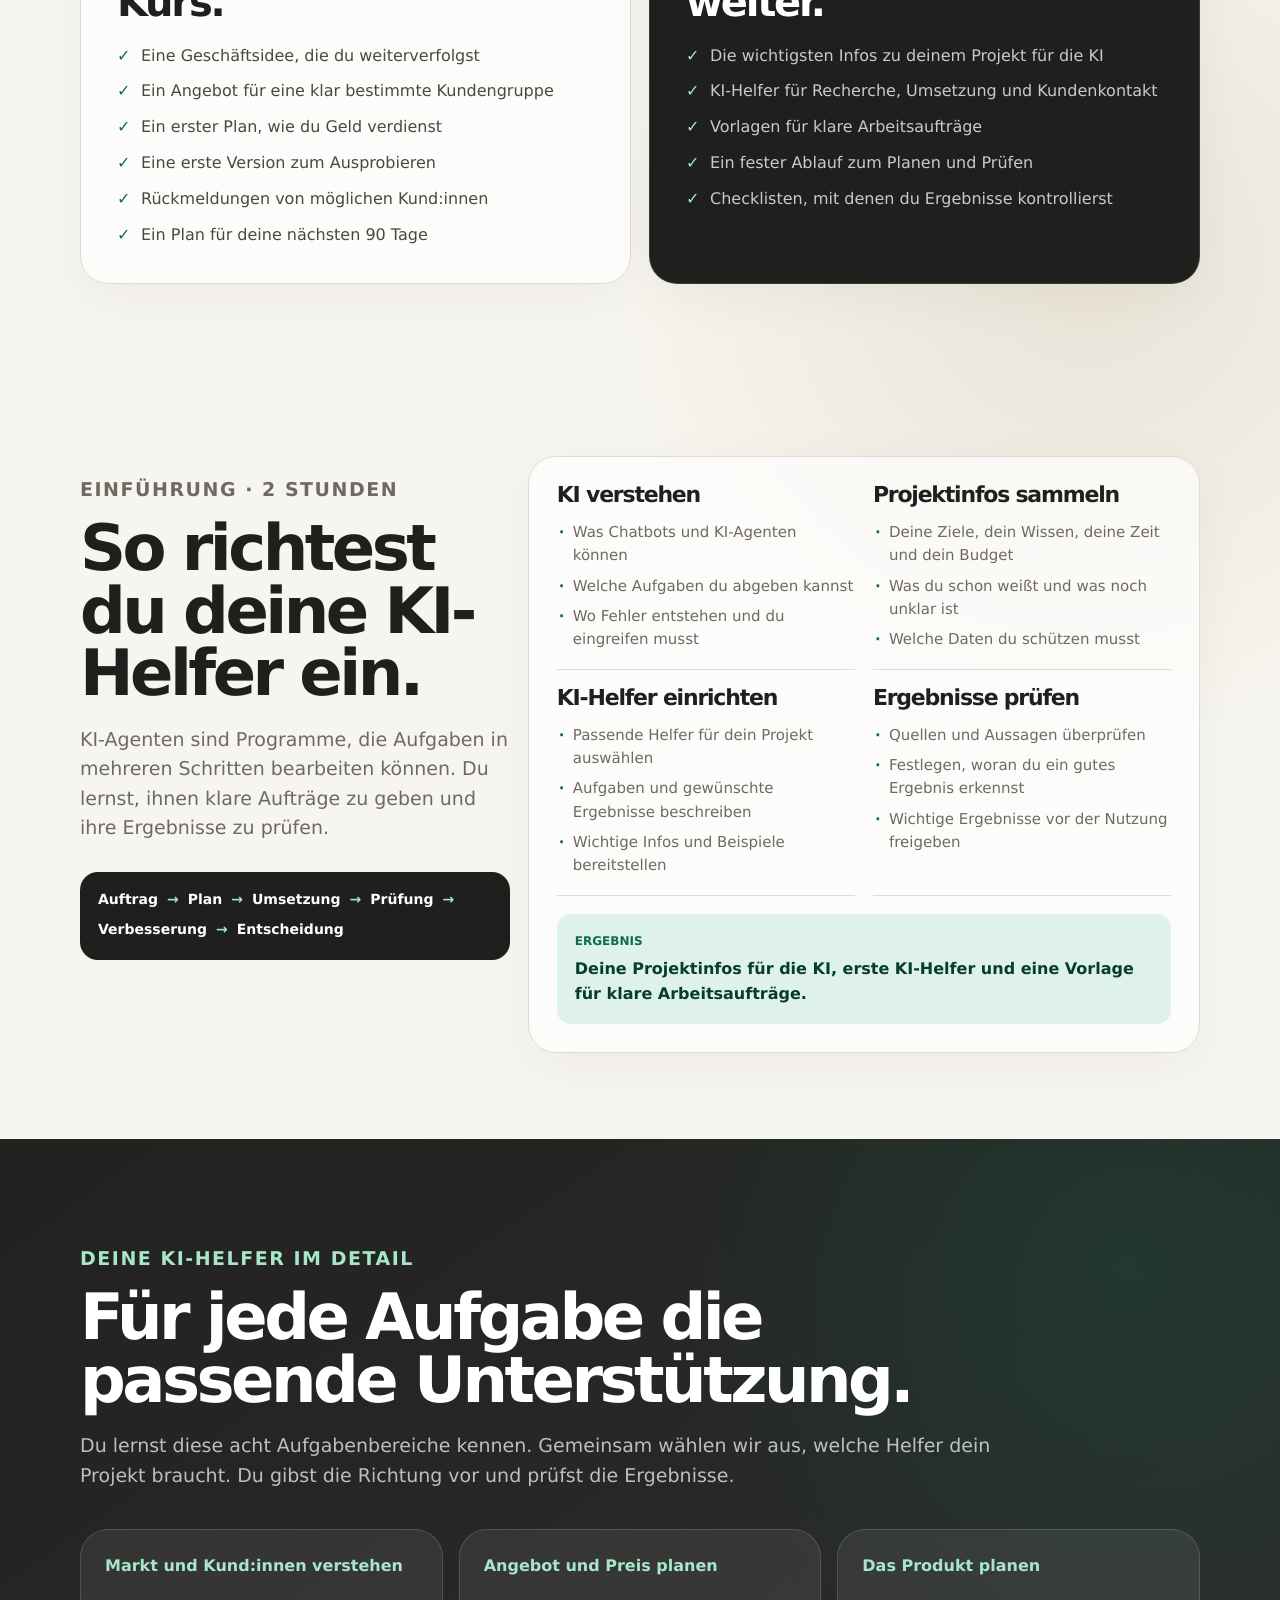
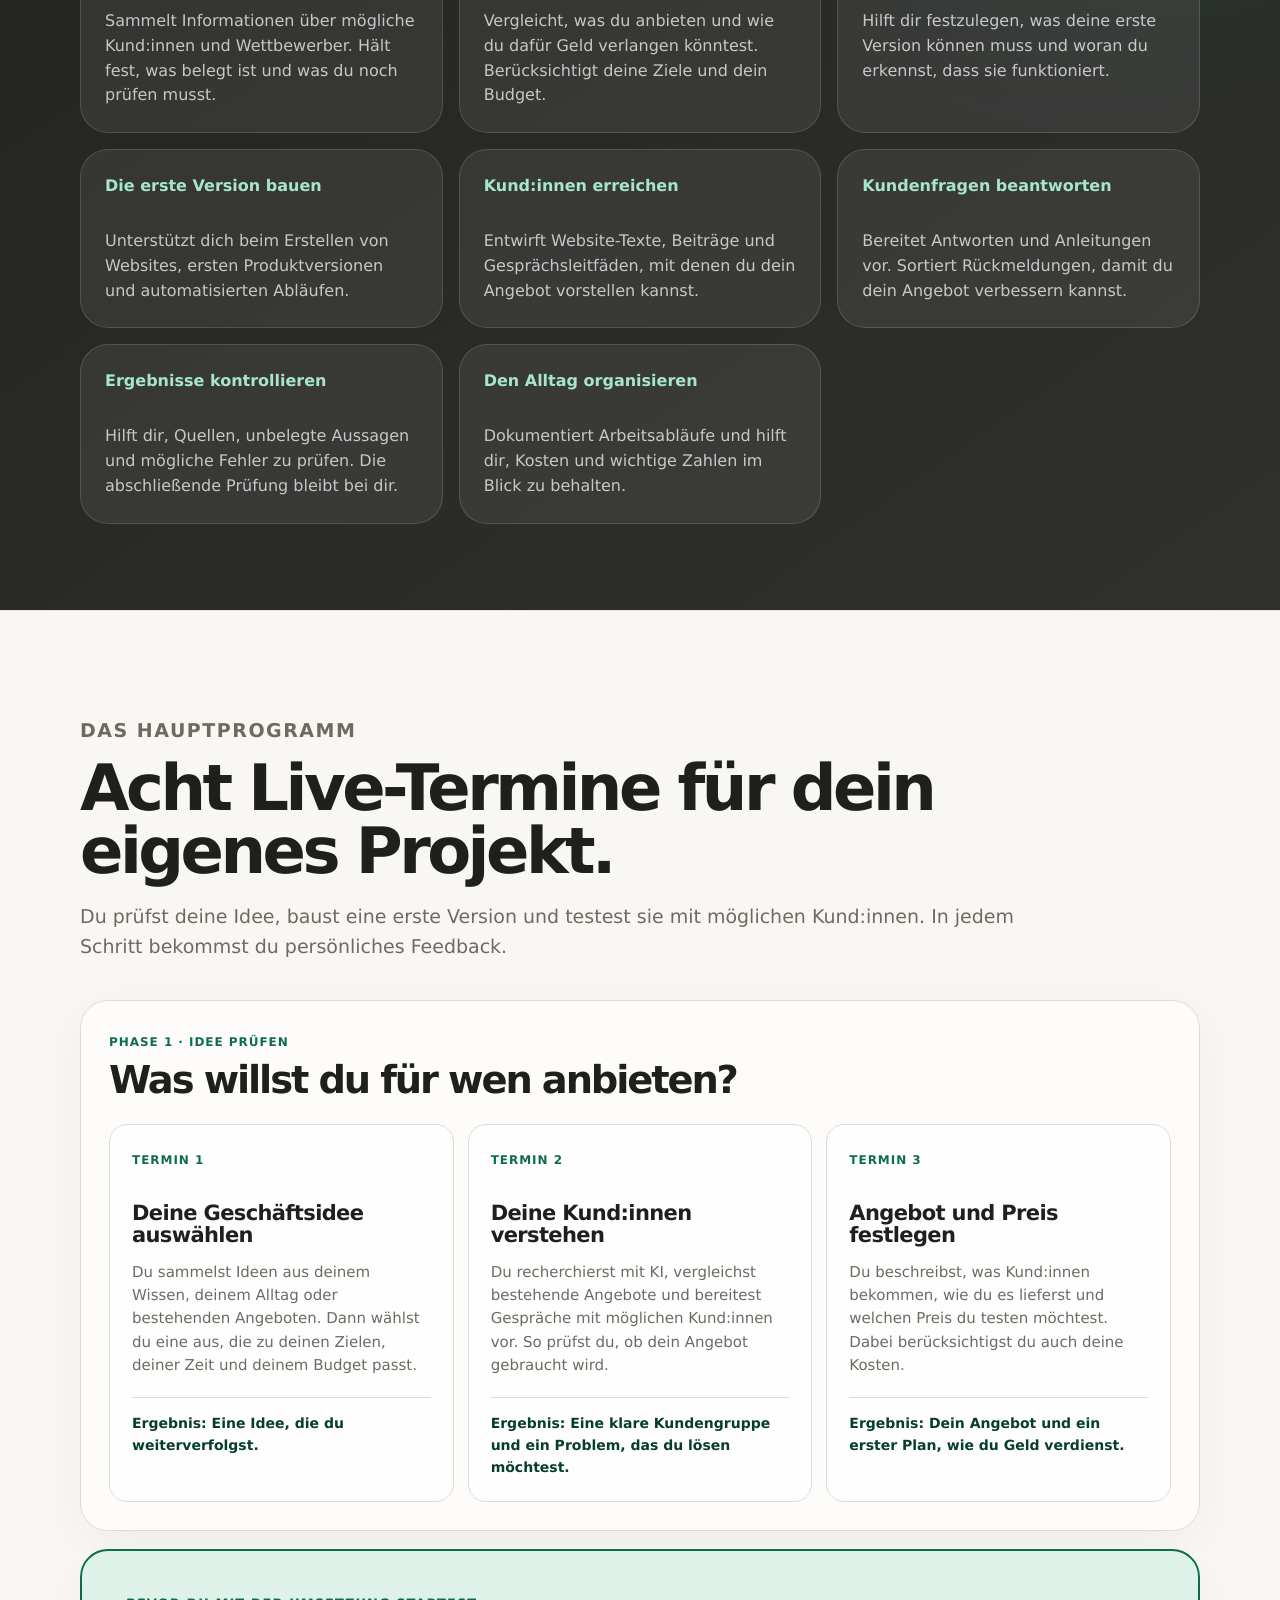
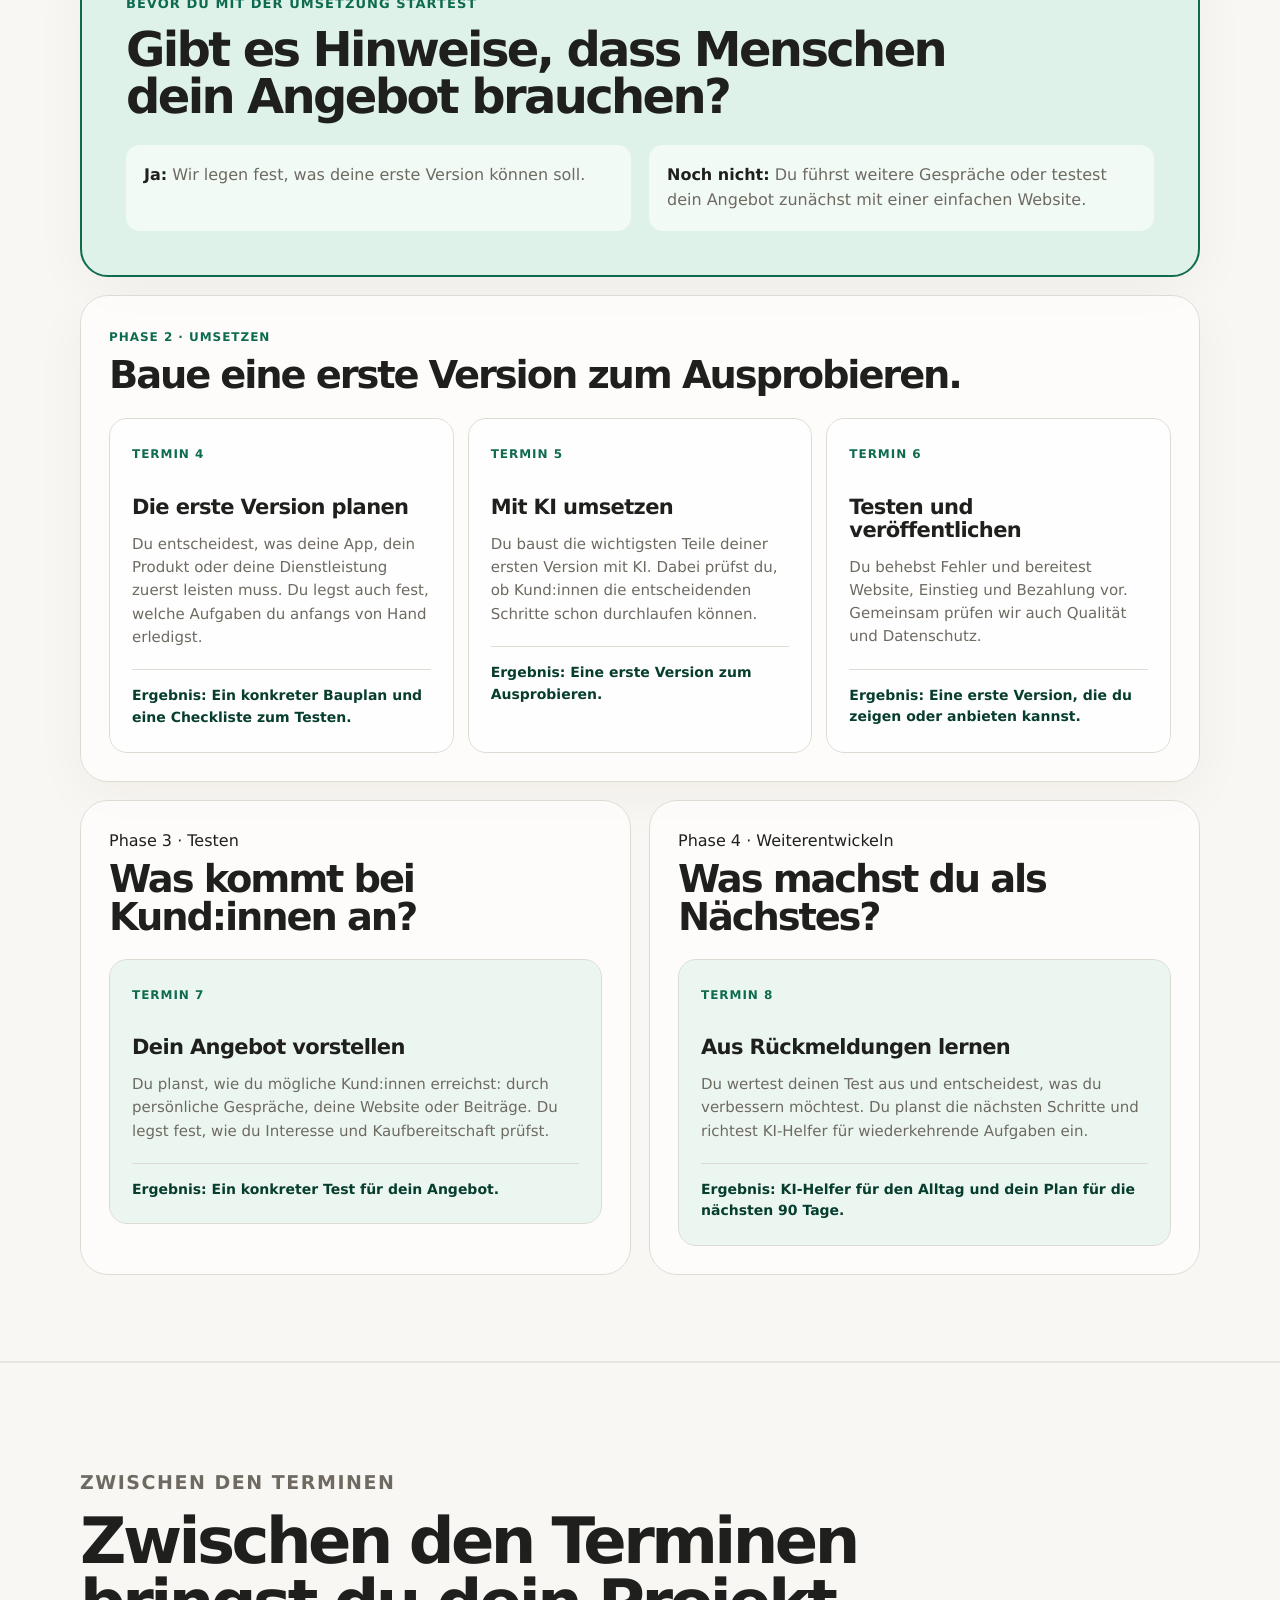
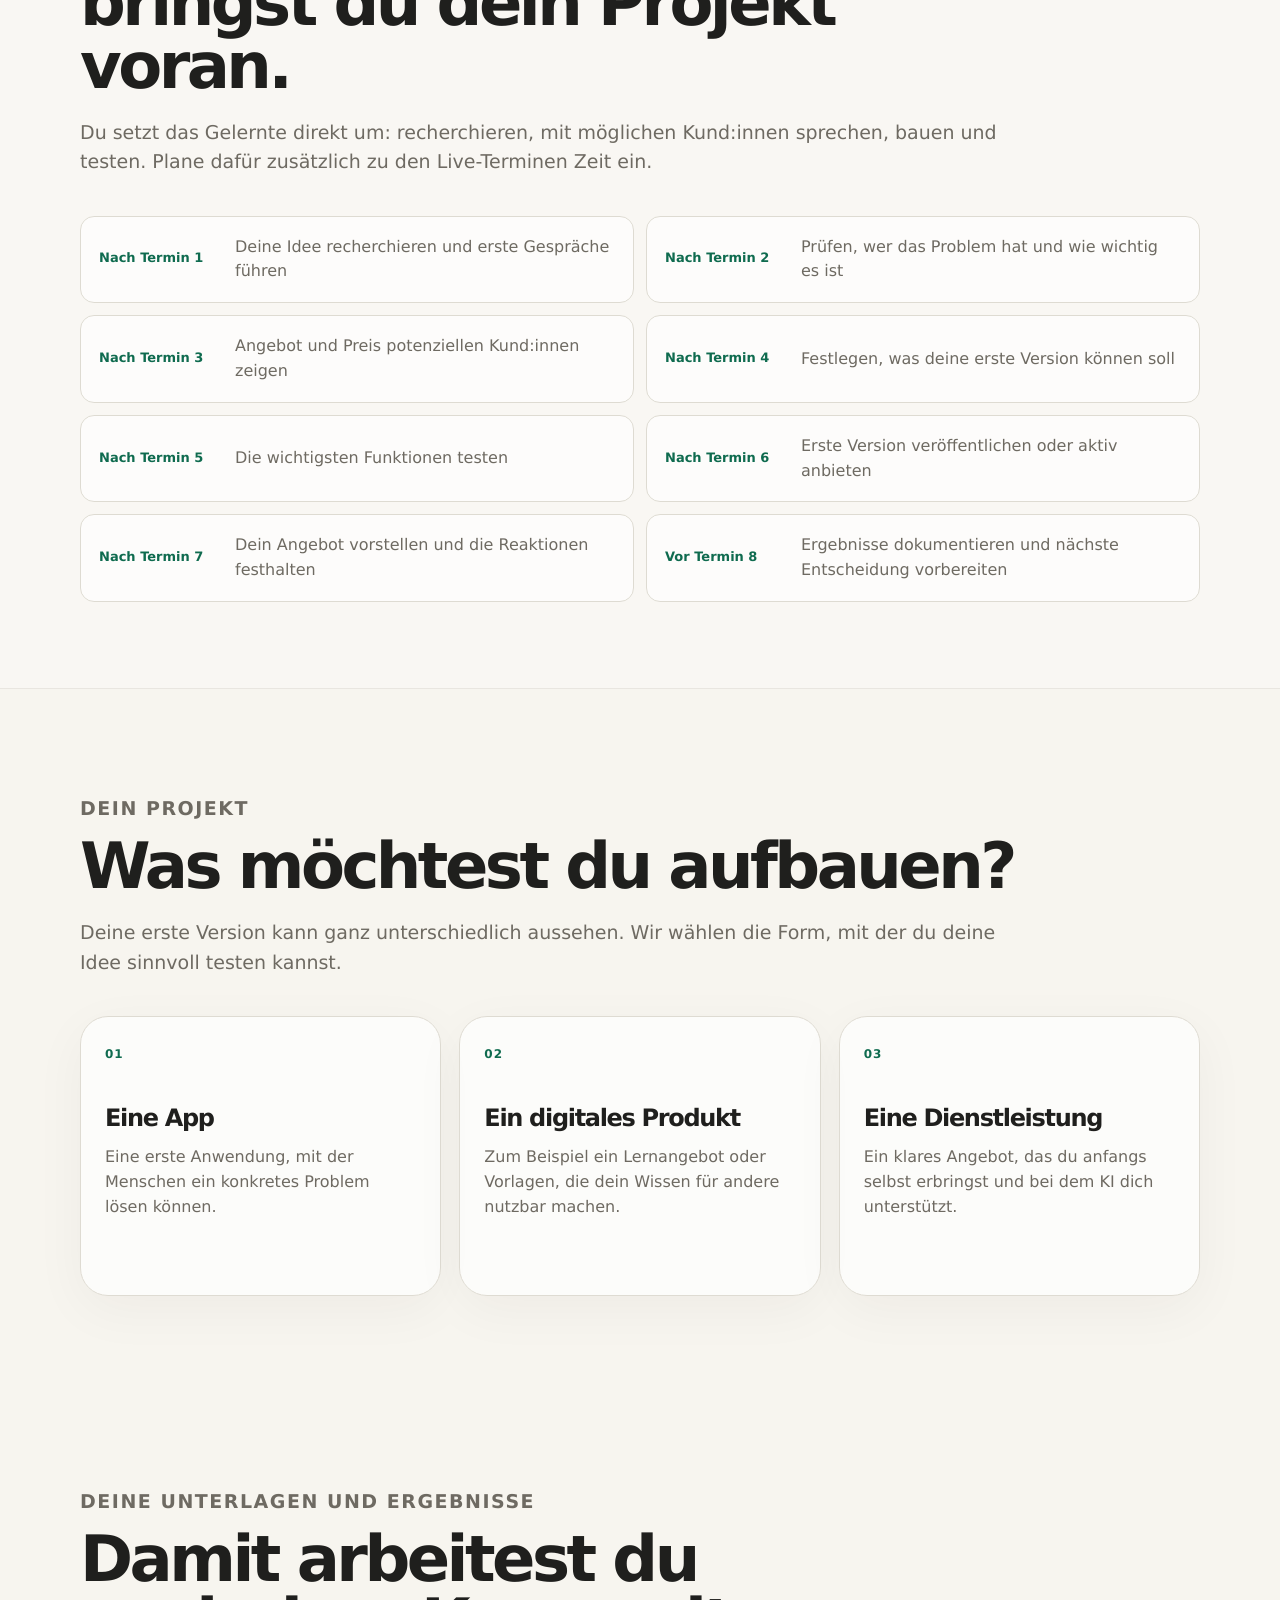
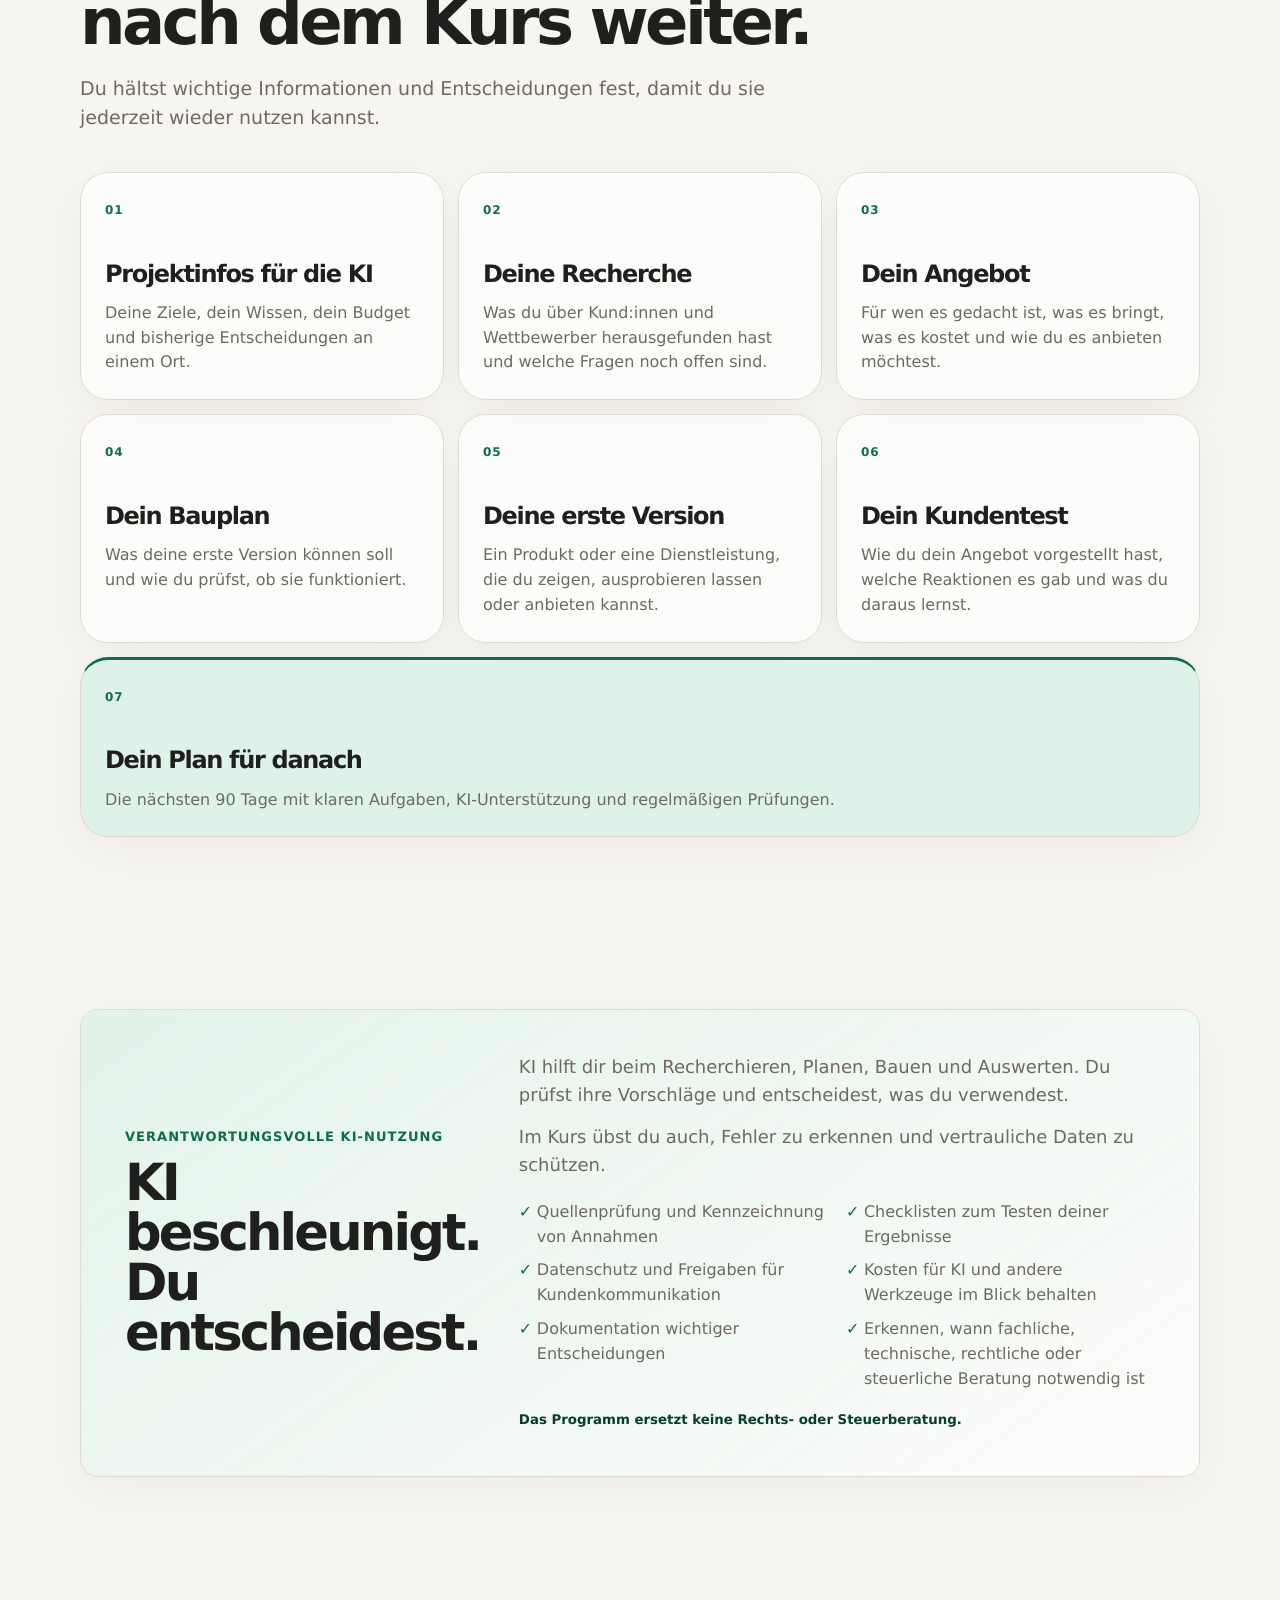
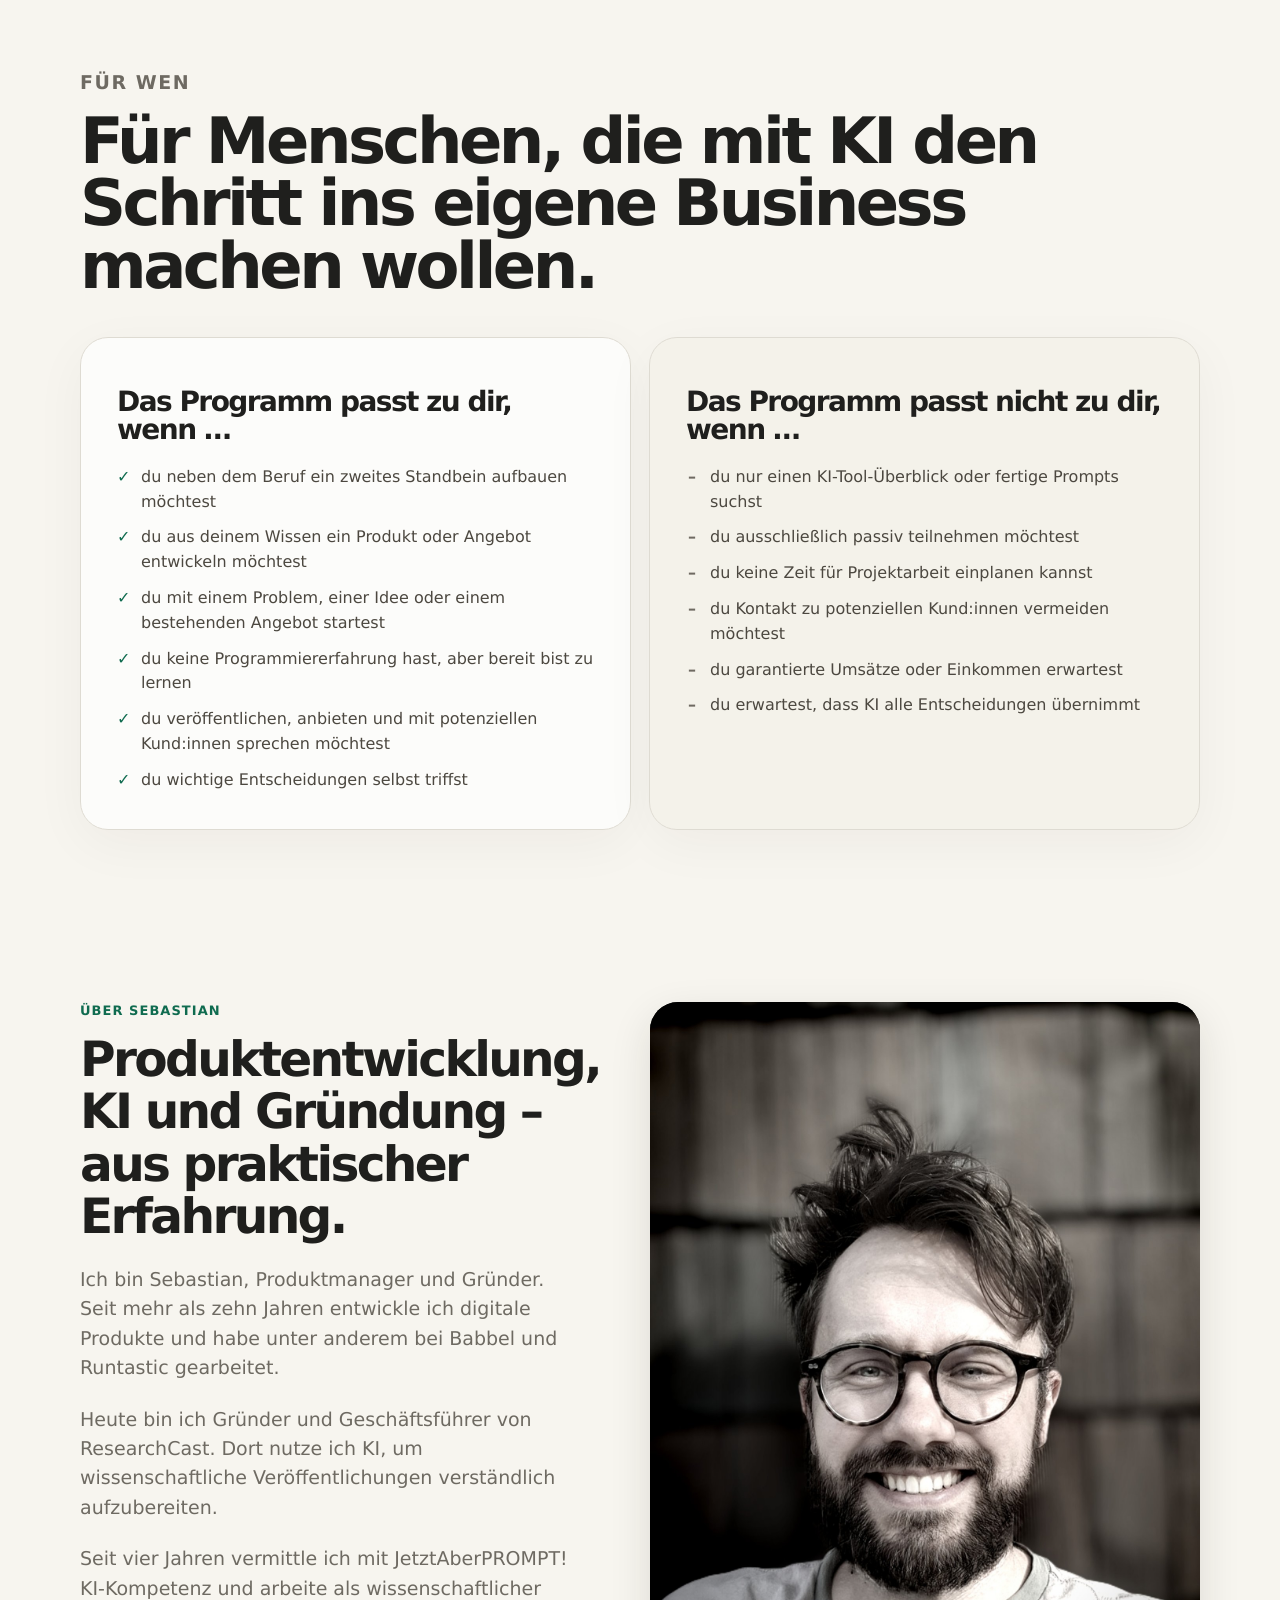
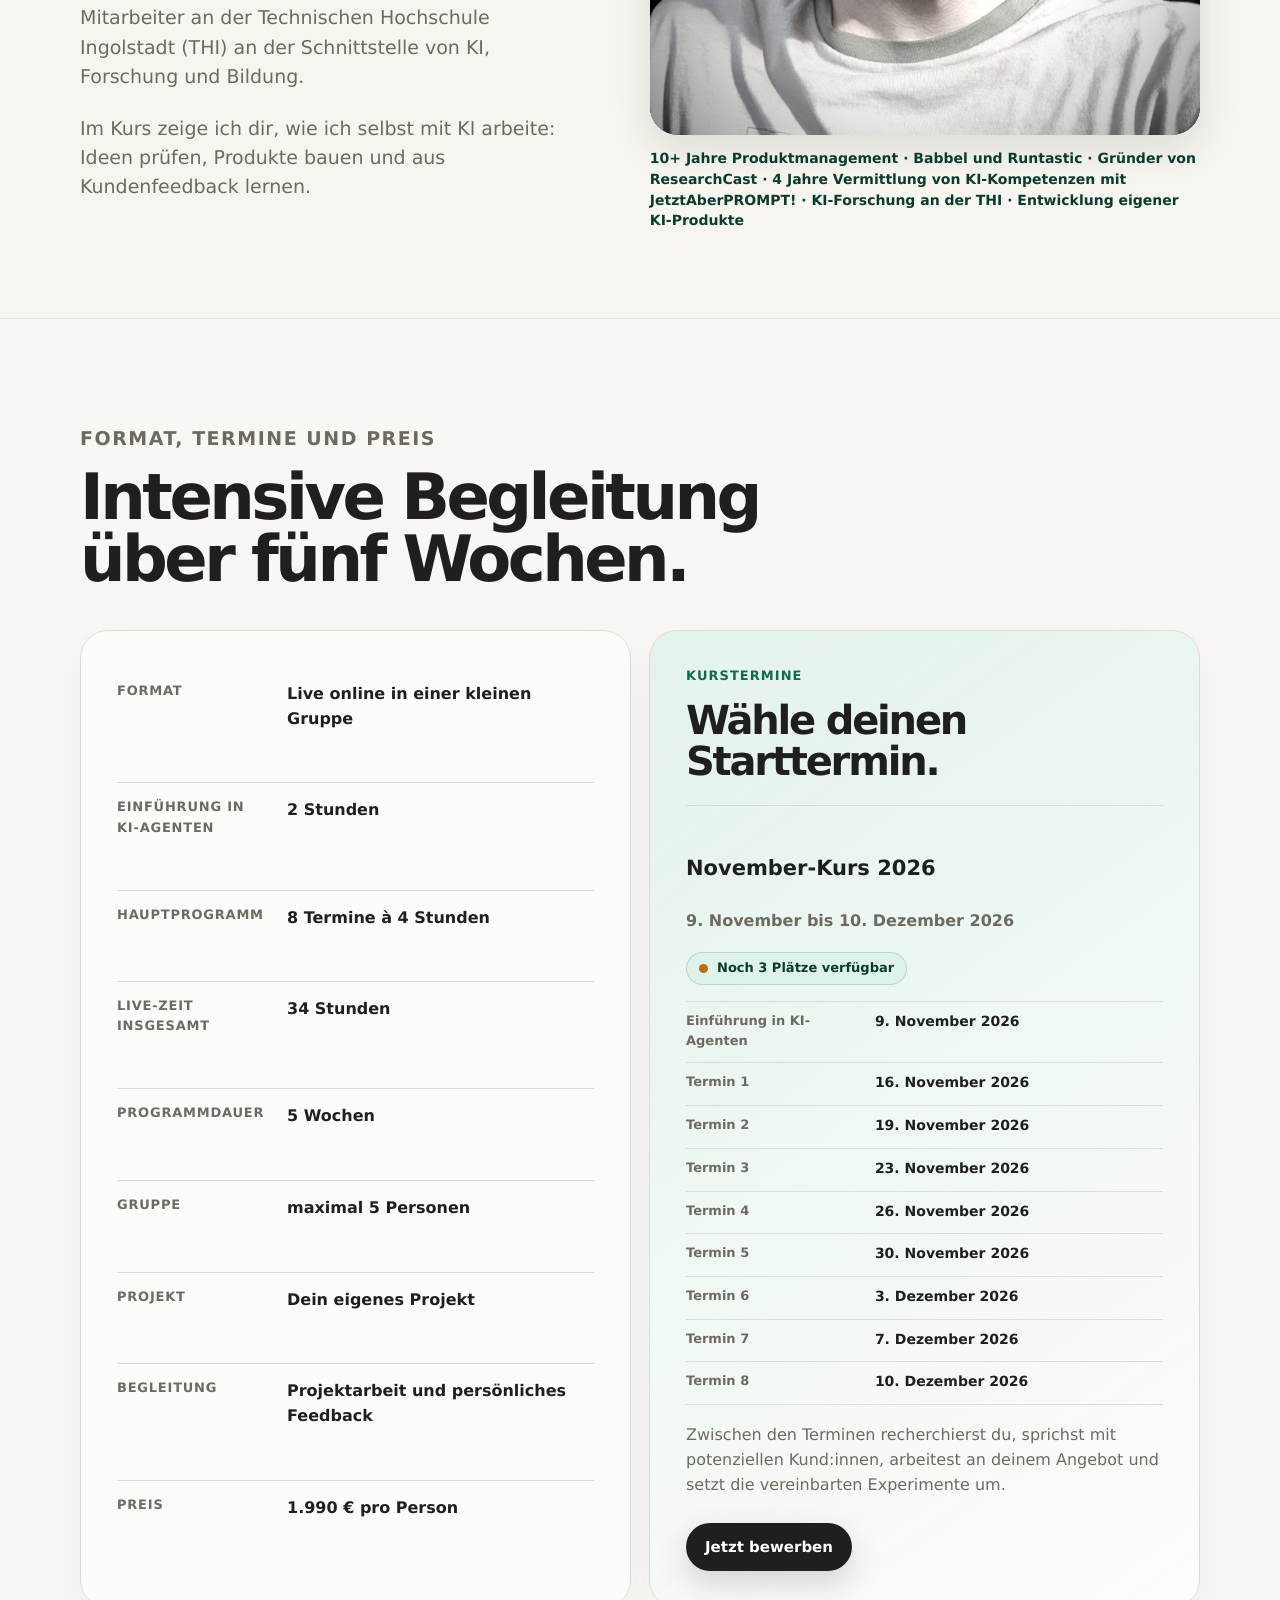
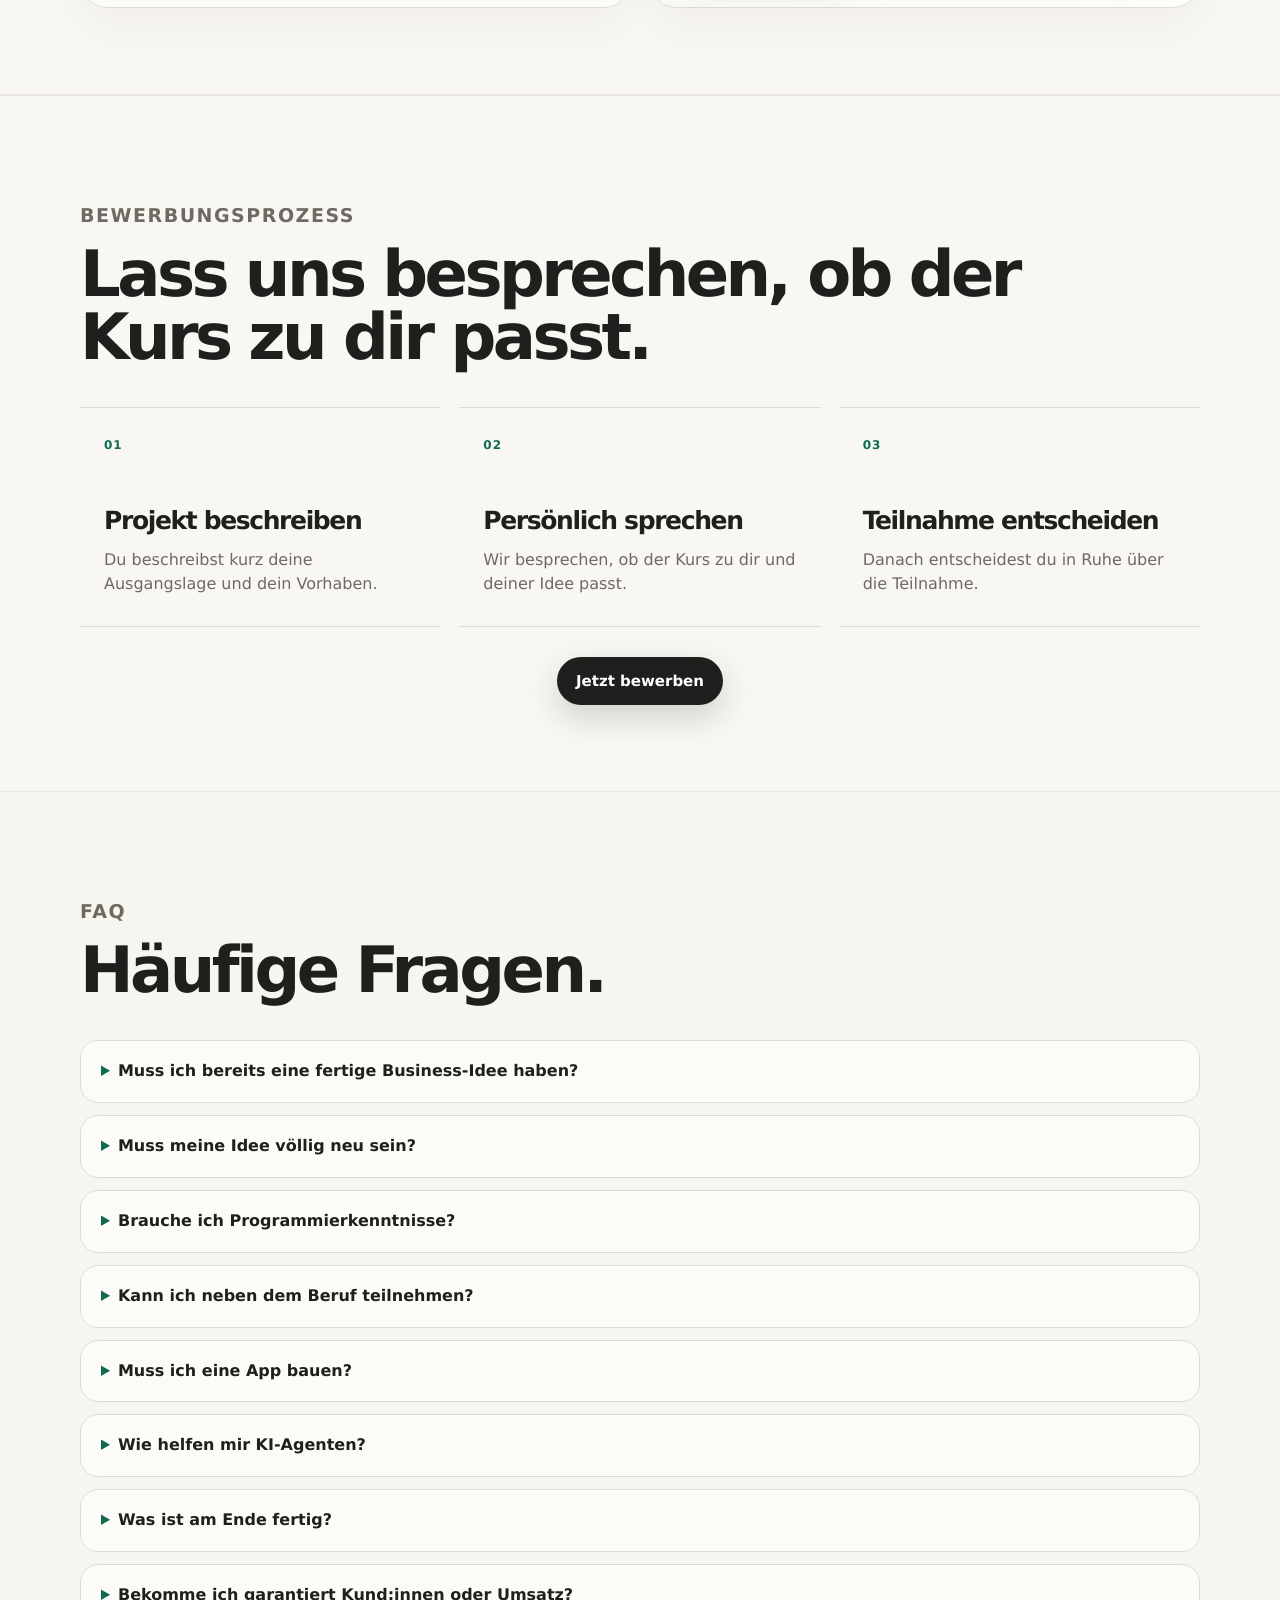
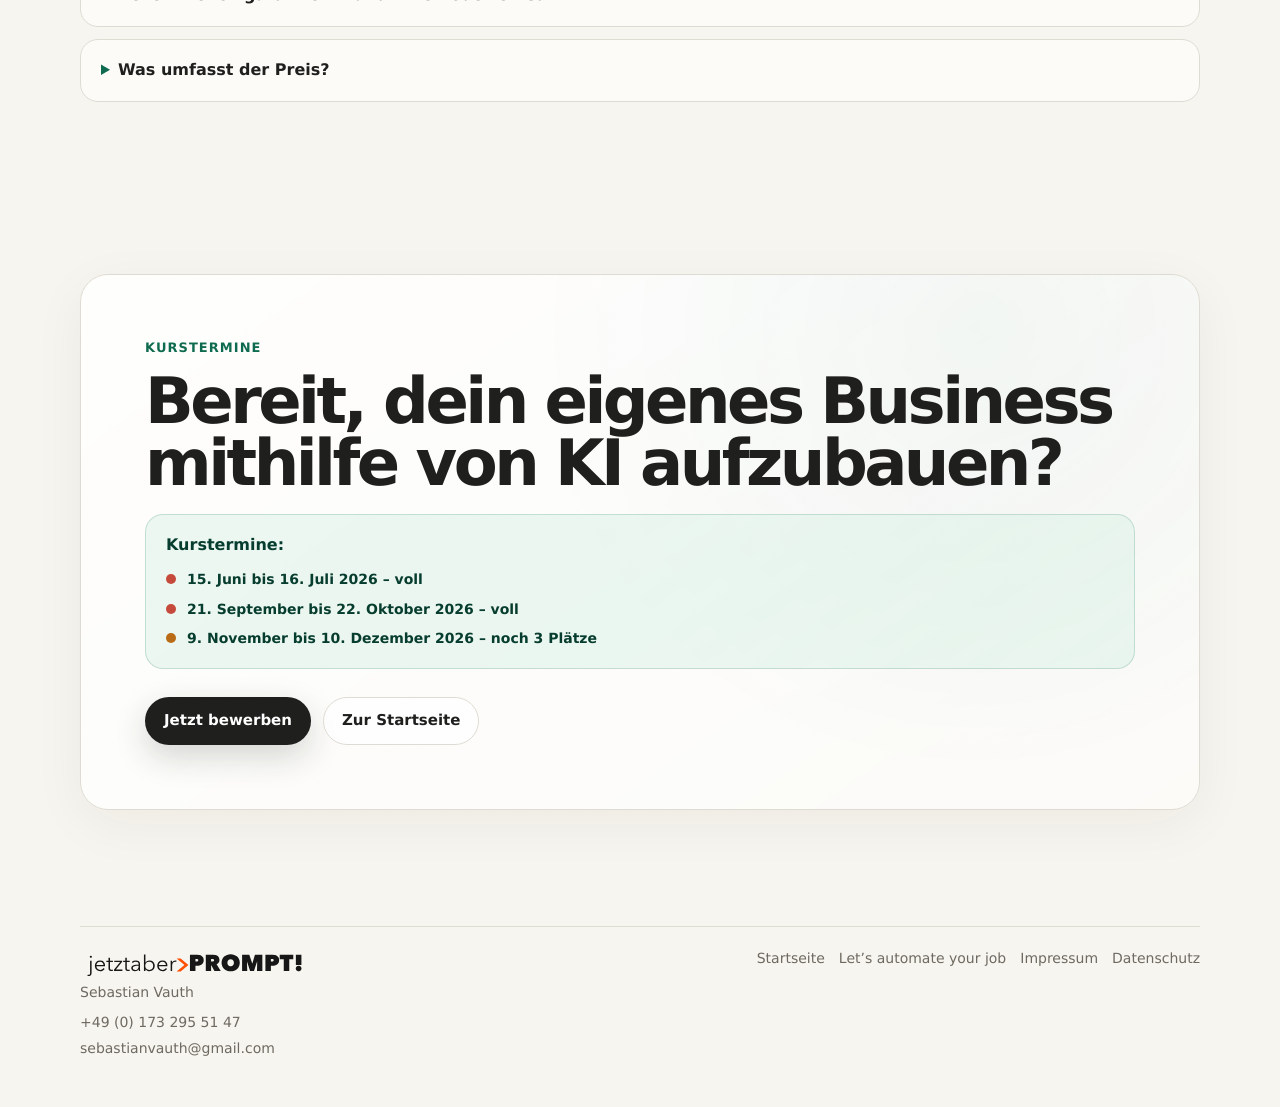
<file: kurse/prompting-up-a-business/index.html>
<!doctype html>
<html lang="de">
<head>
  <meta charset="utf-8" />
  <meta name="viewport" content="width=device-width, initial-scale=1" />
  <title>Prompting Up a Business – Gründen mit KI | JetztAberPROMPT!</title>
  <meta name="description" content="Entwickle in fünf Wochen mit KI ein Angebot, baue eine erste Version und teste sie mit möglichen Kund:innen. Live online mit persönlicher Begleitung." />
  <meta name="theme-color" content="#f7f5ef" />
  <link rel="canonical" href="https://www.jetztaberprompt.de/kurse/prompting-up-a-business/" />

  <meta property="og:title" content="Prompting Up a Business – Gründen mit KI | JetztAberPROMPT!" />
  <meta property="og:description" content="Entwickle mit KI dein Angebot, baue eine erste Version und teste sie mit möglichen Kund:innen." />
  <meta property="og:type" content="website" />
  <meta property="og:url" content="https://www.jetztaberprompt.de/kurse/prompting-up-a-business/" />
  <meta property="og:image" content="https://www.jetztaberprompt.de/assets/og-image.png" />
  <meta property="og:locale" content="de_DE" />
  <meta name="twitter:card" content="summary_large_image" />
  <meta name="twitter:title" content="Prompting Up a Business – Gründen mit KI" />
  <meta name="twitter:description" content="Mit KI ein eigenes Business entwickeln, prüfen, bauen und in den Markt bringen." />
  <meta name="twitter:image" content="https://www.jetztaberprompt.de/assets/og-image.png" />

  <link rel="icon" href="../../assets/favicon.svg" type="image/svg+xml" />
  <link rel="stylesheet" href="../../styles.css?v=20260730e" />
  <script>document.documentElement.classList.add('js');</script>
  <script type="application/ld+json">
  {
    "@context": "https://schema.org",
    "@type": "Course",
    "name": "Prompting Up a Business",
    "description": "Ein Kurs zum Gründen mit KI: fünf Wochen mit einer Einführung und acht Live-Terminen für das eigene Projekt.",
    "url": "https://www.jetztaberprompt.de/kurse/prompting-up-a-business/",
    "provider": { "@type": "Person", "name": "Sebastian Vauth", "url": "https://www.jetztaberprompt.de/" }
  }
  </script>
</head>

<body data-page="program">
  <a class="skip-link" href="#main">Zum Inhalt springen</a>

  <header class="site-header" data-header>
    <div class="container nav-wrap">
      <a href="/" class="brand" aria-label="jetztaber>PROMPT! – Startseite">
        <img class="brand-wordmark" src="../../assets/jetztaber-wordmark.svg" alt="" width="1845" height="340" />
        <img class="brand-symbol" src="../../assets/jetztaber-mark.svg" alt="" width="512" height="512" />
      </a>
      <button class="nav-toggle" type="button" aria-label="Menü öffnen" aria-expanded="false" data-nav-toggle><span></span><span></span></button>
      <nav class="nav" data-nav aria-label="Hauptnavigation">
        <a href="#programm">Programm</a>
        <a href="#ablauf">Ablauf</a>
        <a href="#fuer-wen">Für wen</a>
        <a href="#ueber">Über Sebastian</a>
        <a href="#faq">Häufige Fragen</a>
        <a class="nav-cta" href="/bewerben/" data-course-href="applicationUrl" data-course-text="primaryCta" data-track="application_cta_click" data-cta-location="navigation">Jetzt bewerben</a>
      </nav>
    </div>
  </header>

  <main id="main" class="course-page">
    <section class="section course-hero relaunch-course-hero">
      <div class="container course-hero-grid">
        <div class="reveal">
          <a class="back-link" href="/">Zur Startseite</a>
          <p class="eyebrow">Dein Kurs zum Gründen mit KI</p>
          <h1>Prompting Up a Business</h1>
          <p class="lead" data-course-text="tagline">Baue dir mit KI dein eigenes Business auf.</p>
          <p class="hero-support">In fünf Wochen entwickelst du mit meiner Unterstützung ein Angebot, setzt eine erste Version um und testest sie mit möglichen Kund:innen. Du lernst, wie KI dir dabei hilft – ohne Programmierkenntnisse.</p>
          <div class="hero-actions"><a class="button primary" href="/bewerben/" data-course-href="applicationUrl" data-course-text="primaryCta" data-track="application_cta_click" data-cta-location="program_hero">Jetzt bewerben</a><a class="button secondary" href="#ablauf">Alle Termine ansehen</a></div>
        </div>
        <aside class="course-summary reveal" aria-label="Programmdaten">
          <p class="tiny-label">Das Ergebnis</p>
          <h2>Fünf Wochen für dein eigenes Projekt.</h2>
          <dl>
            <div><dt>Format</dt><dd data-course-text="format"></dd></div>
            <div><dt>Umfang</dt><dd data-course-text="formatSummary"></dd></div>
            <div><dt>Live-Zeit</dt><dd><span data-course-text="totalLiveHours"></span> Stunden</dd></div>
            <div><dt>Gruppe</dt><dd>maximal <span data-course-text="groupSize"></span> Personen</dd></div>
            <div><dt>Preis</dt><dd><span data-course-text="price"></span> pro Person</dd></div>
          </dl>
          <div class="cohort-overview" data-cohort-overview aria-live="polite"></div>
        </aside>
      </div>
    </section>

    <section class="section" id="ergebnis">
      <div class="container">
        <div class="section-head wide reveal"><p class="section-kicker">Dein Ergebnis</p><h2>Von deiner Idee zu einem Angebot, das du testen kannst.</h2><p>Du arbeitest an deinem eigenen Projekt. Dazu richtest du KI-Helfer ein, die dich auch nach dem Kurs unterstützen.</p></div>
        <div class="dual-outcomes">
          <article class="outcome-panel reveal"><p class="tiny-label">Dein Business</p><h3>Das erarbeitest du im Kurs.</h3><ul class="check-list"><li>Eine Geschäftsidee, die du weiterverfolgst</li><li>Ein Angebot für eine klar bestimmte Kundengruppe</li><li>Ein erster Plan, wie du Geld verdienst</li><li>Eine erste Version zum Ausprobieren</li><li>Rückmeldungen von möglichen Kund:innen</li><li>Ein Plan für deine nächsten 90 Tage</li></ul></article>
          <article class="outcome-panel dark-panel reveal"><p class="tiny-label">Deine KI-Helfer</p><h3>Damit arbeitest du weiter.</h3><ul class="check-list"><li>Die wichtigsten Infos zu deinem Projekt für die KI</li><li>KI-Helfer für Recherche, Umsetzung und Kundenkontakt</li><li>Vorlagen für klare Arbeitsaufträge</li><li>Ein fester Ablauf zum Planen und Prüfen</li><li>Checklisten, mit denen du Ergebnisse kontrollierst</li></ul></article>
        </div>
      </div>
    </section>

    <section class="section kickoff-section" id="ablauf">
      <div class="container kickoff-layout">
        <div class="section-head reveal"><p class="section-kicker">Einführung · 2 Stunden</p><h2>So richtest du deine KI-Helfer ein.</h2><p>KI-Agenten sind Programme, die Aufgaben in mehreren Schritten bearbeiten können. Du lernst, ihnen klare Aufträge zu geben und ihre Ergebnisse zu prüfen.</p><div class="workflow-line" aria-label="Arbeitsablauf">Auftrag <span>→</span> Plan <span>→</span> Umsetzung <span>→</span> Prüfung <span>→</span> Verbesserung <span>→</span> Entscheidung</div></div>
        <div class="kickoff-content reveal">
          <article><h3>KI verstehen</h3><ul><li>Was Chatbots und KI-Agenten können</li><li>Welche Aufgaben du abgeben kannst</li><li>Wo Fehler entstehen und du eingreifen musst</li></ul></article>
          <article><h3>Projektinfos sammeln</h3><ul><li>Deine Ziele, dein Wissen, deine Zeit und dein Budget</li><li>Was du schon weißt und was noch unklar ist</li><li>Welche Daten du schützen musst</li></ul></article>
          <article><h3>KI-Helfer einrichten</h3><ul><li>Passende Helfer für dein Projekt auswählen</li><li>Aufgaben und gewünschte Ergebnisse beschreiben</li><li>Wichtige Infos und Beispiele bereitstellen</li></ul></article>
          <article><h3>Ergebnisse prüfen</h3><ul><li>Quellen und Aussagen überprüfen</li><li>Festlegen, woran du ein gutes Ergebnis erkennst</li><li>Wichtige Ergebnisse vor der Nutzung freigeben</li></ul></article>
          <div class="result-strip"><span>Ergebnis</span><strong>Deine Projektinfos für die KI, erste KI-Helfer und eine Vorlage für klare Arbeitsaufträge.</strong></div>
        </div>
      </div>
    </section>

    <section class="section cofounder-section" id="ki-helfer">
      <div class="container">
        <div class="section-head wide reveal"><p class="section-kicker">Deine KI-Helfer im Detail</p><h2>Für jede Aufgabe die passende Unterstützung.</h2><p>Du lernst diese acht Aufgabenbereiche kennen. Gemeinsam wählen wir aus, welche Helfer dein Projekt braucht. Du gibst die Richtung vor und prüfst die Ergebnisse.</p></div>
        <div class="agent-grid">
          <article class="agent-card reveal"><span>Markt und Kund:innen verstehen</span><p>Sammelt Informationen über mögliche Kund:innen und Wettbewerber. Hält fest, was belegt ist und was du noch prüfen musst.</p></article>
          <article class="agent-card reveal"><span>Angebot und Preis planen</span><p>Vergleicht, was du anbieten und wie du dafür Geld verlangen könntest. Berücksichtigt deine Ziele und dein Budget.</p></article>
          <article class="agent-card reveal"><span>Das Produkt planen</span><p>Hilft dir festzulegen, was deine erste Version können muss und woran du erkennst, dass sie funktioniert.</p></article>
          <article class="agent-card reveal"><span>Die erste Version bauen</span><p>Unterstützt dich beim Erstellen von Websites, ersten Produktversionen und automatisierten Abläufen.</p></article>
          <article class="agent-card reveal"><span>Kund:innen erreichen</span><p>Entwirft Website-Texte, Beiträge und Gesprächsleitfäden, mit denen du dein Angebot vorstellen kannst.</p></article>
          <article class="agent-card reveal"><span>Kundenfragen beantworten</span><p>Bereitet Antworten und Anleitungen vor. Sortiert Rückmeldungen, damit du dein Angebot verbessern kannst.</p></article>
          <article class="agent-card reveal"><span>Ergebnisse kontrollieren</span><p>Hilft dir, Quellen, unbelegte Aussagen und mögliche Fehler zu prüfen. Die abschließende Prüfung bleibt bei dir.</p></article>
          <article class="agent-card reveal"><span>Den Alltag organisieren</span><p>Dokumentiert Arbeitsabläufe und hilft dir, Kosten und wichtige Zahlen im Blick zu behalten.</p></article>
        </div>
      </div>
    </section>

    <section class="section program-detail" id="programm">
      <div class="container">
        <div class="section-head wide reveal"><p class="section-kicker">Das Hauptprogramm</p><h2>Acht Live-Termine für dein eigenes Projekt.</h2><p>Du prüfst deine Idee, baust eine erste Version und testest sie mit möglichen Kund:innen. In jedem Schritt bekommst du persönliches Feedback.</p></div>
        <div class="program-phase reveal">
          <header><span>Phase 1 · Idee prüfen</span><h3>Was willst du für wen anbieten?</h3></header>
          <div class="session-grid three">
            <article class="session-card"><span>Termin 1</span><h4>Deine Geschäftsidee auswählen</h4><p>Du sammelst Ideen aus deinem Wissen, deinem Alltag oder bestehenden Angeboten. Dann wählst du eine aus, die zu deinen Zielen, deiner Zeit und deinem Budget passt.</p><strong>Ergebnis: Eine Idee, die du weiterverfolgst.</strong></article>
            <article class="session-card"><span>Termin 2</span><h4>Deine Kund:innen verstehen</h4><p>Du recherchierst mit KI, vergleichst bestehende Angebote und bereitest Gespräche mit möglichen Kund:innen vor. So prüfst du, ob dein Angebot gebraucht wird.</p><strong>Ergebnis: Eine klare Kundengruppe und ein Problem, das du lösen möchtest.</strong></article>
            <article class="session-card"><span>Termin 3</span><h4>Angebot und Preis festlegen</h4><p>Du beschreibst, was Kund:innen bekommen, wie du es lieferst und welchen Preis du testen möchtest. Dabei berücksichtigst du auch deine Kosten.</p><strong>Ergebnis: Dein Angebot und ein erster Plan, wie du Geld verdienst.</strong></article>
          </div>
        </div>
        <aside class="evidence-gate reveal">
          <p class="tiny-label">Bevor du mit der Umsetzung startest</p><h3>Gibt es Hinweise, dass Menschen dein Angebot brauchen?</h3>
          <div><p><strong>Ja:</strong> Wir legen fest, was deine erste Version können soll.</p><p><strong>Noch nicht:</strong> Du führst weitere Gespräche oder testest dein Angebot zunächst mit einer einfachen Website.</p></div>
        </aside>
        <div class="program-phase reveal">
          <header><span>Phase 2 · Umsetzen</span><h3>Baue eine erste Version zum Ausprobieren.</h3></header>
          <div class="session-grid three">
            <article class="session-card"><span>Termin 4</span><h4>Die erste Version planen</h4><p>Du entscheidest, was deine App, dein Produkt oder deine Dienstleistung zuerst leisten muss. Du legst auch fest, welche Aufgaben du anfangs von Hand erledigst.</p><strong>Ergebnis: Ein konkreter Bauplan und eine Checkliste zum Testen.</strong></article>
            <article class="session-card"><span>Termin 5</span><h4>Mit KI umsetzen</h4><p>Du baust die wichtigsten Teile deiner ersten Version mit KI. Dabei prüfst du, ob Kund:innen die entscheidenden Schritte schon durchlaufen können.</p><strong>Ergebnis: Eine erste Version zum Ausprobieren.</strong></article>
            <article class="session-card"><span>Termin 6</span><h4>Testen und veröffentlichen</h4><p>Du behebst Fehler und bereitest Website, Einstieg und Bezahlung vor. Gemeinsam prüfen wir auch Qualität und Datenschutz.</p><strong>Ergebnis: Eine erste Version, die du zeigen oder anbieten kannst.</strong></article>
          </div>
        </div>
        <div class="program-phase split-phase reveal">
          <article><header><span>Phase 3 · Testen</span><h3>Was kommt bei Kund:innen an?</h3></header><div class="session-card featured-session"><span>Termin 7</span><h4>Dein Angebot vorstellen</h4><p>Du planst, wie du mögliche Kund:innen erreichst: durch persönliche Gespräche, deine Website oder Beiträge. Du legst fest, wie du Interesse und Kaufbereitschaft prüfst.</p><strong>Ergebnis: Ein konkreter Test für dein Angebot.</strong></div></article>
          <article><header><span>Phase 4 · Weiterentwickeln</span><h3>Was machst du als Nächstes?</h3></header><div class="session-card featured-session"><span>Termin 8</span><h4>Aus Rückmeldungen lernen</h4><p>Du wertest deinen Test aus und entscheidest, was du verbessern möchtest. Du planst die nächsten Schritte und richtest KI-Helfer für wiederkehrende Aufgaben ein.</p><strong>Ergebnis: KI-Helfer für den Alltag und dein Plan für die nächsten 90 Tage.</strong></div></article>
        </div>
      </div>
    </section>

    <section class="section project-work" id="projektarbeit">
      <div class="container">
        <div class="section-head wide reveal"><p class="section-kicker">Zwischen den Terminen</p><h2>Zwischen den Terminen bringst du dein Projekt voran.</h2><p>Du setzt das Gelernte direkt um: recherchieren, mit möglichen Kund:innen sprechen, bauen und testen. Plane dafür zusätzlich zu den Live-Terminen Zeit ein.</p></div>
        <ol class="milestone-list">
          <li class="reveal"><span>Nach Termin 1</span><p>Deine Idee recherchieren und erste Gespräche führen</p></li>
          <li class="reveal"><span>Nach Termin 2</span><p>Prüfen, wer das Problem hat und wie wichtig es ist</p></li>
          <li class="reveal"><span>Nach Termin 3</span><p>Angebot und Preis potenziellen Kund:innen zeigen</p></li>
          <li class="reveal"><span>Nach Termin 4</span><p>Festlegen, was deine erste Version können soll</p></li>
          <li class="reveal"><span>Nach Termin 5</span><p>Die wichtigsten Funktionen testen</p></li>
          <li class="reveal"><span>Nach Termin 6</span><p>Erste Version veröffentlichen oder aktiv anbieten</p></li>
          <li class="reveal"><span>Nach Termin 7</span><p>Dein Angebot vorstellen und die Reaktionen festhalten</p></li>
          <li class="reveal"><span>Vor Termin 8</span><p>Ergebnisse dokumentieren und nächste Entscheidung vorbereiten</p></li>
        </ol>
      </div>
    </section>

    <section class="section build-paths" id="idee-zur-realitaet">
      <div class="container">
        <div class="section-head wide reveal"><p class="section-kicker">Dein Projekt</p><h2>Was möchtest du aufbauen?</h2><p>Deine erste Version kann ganz unterschiedlich aussehen. Wir wählen die Form, mit der du deine Idee sinnvoll testen kannst.</p></div>
        <div class="build-path-grid">
          <article class="path-option reveal"><span>01</span><h3>Eine App</h3><p>Eine erste Anwendung, mit der Menschen ein konkretes Problem lösen können.</p></article>
          <article class="path-option reveal"><span>02</span><h3>Ein digitales Produkt</h3><p>Zum Beispiel ein Lernangebot oder Vorlagen, die dein Wissen für andere nutzbar machen.</p></article>
          <article class="path-option reveal"><span>03</span><h3>Eine Dienstleistung</h3><p>Ein klares Angebot, das du anfangs selbst erbringst und bei dem KI dich unterstützt.</p></article>
        </div>
      </div>
    </section>

    <section class="section artifacts-section" id="artefakte">
      <div class="container">
        <div class="section-head reveal"><p class="section-kicker">Deine Unterlagen und Ergebnisse</p><h2>Damit arbeitest du nach dem Kurs weiter.</h2><p>Du hältst wichtige Informationen und Entscheidungen fest, damit du sie jederzeit wieder nutzen kannst.</p></div>
        <div class="artifact-grid">
          <article class="artifact-card reveal"><span>01</span><h3>Projektinfos für die KI</h3><p>Deine Ziele, dein Wissen, dein Budget und bisherige Entscheidungen an einem Ort.</p></article>
          <article class="artifact-card reveal"><span>02</span><h3>Deine Recherche</h3><p>Was du über Kund:innen und Wettbewerber herausgefunden hast und welche Fragen noch offen sind.</p></article>
          <article class="artifact-card reveal"><span>03</span><h3>Dein Angebot</h3><p>Für wen es gedacht ist, was es bringt, was es kostet und wie du es anbieten möchtest.</p></article>
          <article class="artifact-card reveal"><span>04</span><h3>Dein Bauplan</h3><p>Was deine erste Version können soll und wie du prüfst, ob sie funktioniert.</p></article>
          <article class="artifact-card reveal"><span>05</span><h3>Deine erste Version</h3><p>Ein Produkt oder eine Dienstleistung, die du zeigen, ausprobieren lassen oder anbieten kannst.</p></article>
          <article class="artifact-card reveal"><span>06</span><h3>Dein Kundentest</h3><p>Wie du dein Angebot vorgestellt hast, welche Reaktionen es gab und was du daraus lernst.</p></article>
          <article class="artifact-card reveal"><span>07</span><h3>Dein Plan für danach</h3><p>Die nächsten 90 Tage mit klaren Aufgaben, KI-Unterstützung und regelmäßigen Prüfungen.</p></article>
        </div>
      </div>
    </section>

    <section class="section responsible-ai">
      <div class="container course-note reveal">
        <div><p class="section-kicker">Verantwortungsvolle KI-Nutzung</p><h2>KI beschleunigt. Du entscheidest.</h2></div>
        <div><p>KI hilft dir beim Recherchieren, Planen, Bauen und Auswerten. Du prüfst ihre Vorschläge und entscheidest, was du verwendest.</p><p>Im Kurs übst du auch, Fehler zu erkennen und vertrauliche Daten zu schützen.</p><ul class="control-list"><li>Quellenprüfung und Kennzeichnung von Annahmen</li><li>Checklisten zum Testen deiner Ergebnisse</li><li>Datenschutz und Freigaben für Kundenkommunikation</li><li>Kosten für KI und andere Werkzeuge im Blick behalten</li><li>Dokumentation wichtiger Entscheidungen</li><li>Erkennen, wann fachliche, technische, rechtliche oder steuerliche Beratung notwendig ist</li></ul><small>Das Programm ersetzt keine Rechts- oder Steuerberatung.</small></div>
      </div>
    </section>

    <section class="section" id="fuer-wen">
      <div class="container">
        <div class="section-head wide reveal"><p class="section-kicker">Für wen</p><h2>Für Menschen, die mit KI den Schritt ins eigene Business machen wollen.</h2></div>
        <div class="fit-grid">
          <article class="fit-card reveal"><h3>Das Programm passt zu dir, wenn …</h3><ul class="check-list"><li>du neben dem Beruf ein zweites Standbein aufbauen möchtest</li><li>du aus deinem Wissen ein Produkt oder Angebot entwickeln möchtest</li><li>du mit einem Problem, einer Idee oder einem bestehenden Angebot startest</li><li>du keine Programmiererfahrung hast, aber bereit bist zu lernen</li><li>du veröffentlichen, anbieten und mit potenziellen Kund:innen sprechen möchtest</li><li>du wichtige Entscheidungen selbst triffst</li></ul></article>
          <article class="fit-card muted-card reveal"><h3>Das Programm passt nicht zu dir, wenn …</h3><ul class="scope-list"><li>du nur einen KI-Tool-Überblick oder fertige Prompts suchst</li><li>du ausschließlich passiv teilnehmen möchtest</li><li>du keine Zeit für Projektarbeit einplanen kannst</li><li>du Kontakt zu potenziellen Kund:innen vermeiden möchtest</li><li>du garantierte Umsätze oder Einkommen erwartest</li><li>du erwartest, dass KI alle Entscheidungen übernimmt</li></ul></article>
        </div>
      </div>
    </section>

    <section class="section about" id="ueber">
      <div class="container about-panel">
        <div class="about-copy reveal"><p class="section-kicker">Über Sebastian</p><h2>Produktentwicklung, KI und Gründung – aus praktischer Erfahrung.</h2><p>Ich bin Sebastian, Produktmanager und Gründer. Seit mehr als zehn Jahren entwickle ich digitale Produkte und habe unter anderem bei Babbel und Runtastic gearbeitet.</p><p>Heute bin ich Gründer und Geschäftsführer von ResearchCast. Dort nutze ich KI, um wissenschaftliche Veröffentlichungen verständlich aufzubereiten.</p><p>Seit vier Jahren vermittle ich mit JetztAberPROMPT! KI-Kompetenz und arbeite als wissenschaftlicher Mitarbeiter an der Technischen Hochschule Ingolstadt (THI) an der Schnittstelle von KI, Forschung und Bildung.</p><p>Im Kurs zeige ich dir, wie ich selbst mit KI arbeite: Ideen prüfen, Produkte bauen und aus Kundenfeedback lernen.</p></div>
        <div class="proof-stack reveal">
          <div class="about-profile">
            <figure class="about-portrait-small"><img src="../../assets/sebastian-vauth-portrait.jpg" alt="Sebastian Vauth" width="1400" height="1867" /></figure>
            <p class="trust-line">10+ Jahre Produktmanagement · Babbel und Runtastic · Gründer von ResearchCast · 4 Jahre Vermittlung von KI-Kompetenzen mit JetztAberPROMPT! · KI-Forschung an der THI · Entwicklung eigener KI-Produkte</p>
          </div>
        </div>
      </div>
    </section>

    <section class="section format-section" id="format">
      <div class="container">
        <div class="section-head reveal"><p class="section-kicker">Format, Termine und Preis</p><h2>Intensive Begleitung über fünf Wochen.</h2></div>
        <div class="format-layout">
          <dl class="facts-panel reveal">
            <div><dt>Format</dt><dd data-course-text="format"></dd></div>
            <div><dt>Einführung in KI-Agenten</dt><dd><span data-course-text="kickoffHours"></span> Stunden</dd></div>
            <div><dt>Hauptprogramm</dt><dd><span data-course-text="sessionCount"></span> Termine à <span data-course-text="hoursPerSession"></span> Stunden</dd></div>
            <div><dt>Live-Zeit insgesamt</dt><dd><span data-course-text="totalLiveHours"></span> Stunden</dd></div>
            <div><dt>Programmdauer</dt><dd data-course-text="duration"></dd></div>
            <div><dt>Gruppe</dt><dd>maximal <span data-course-text="groupSize"></span> Personen</dd></div>
            <div><dt>Projekt</dt><dd data-course-text="project"></dd></div>
            <div><dt>Begleitung</dt><dd data-course-text="guidance"></dd></div>
            <div><dt>Preis</dt><dd><span data-course-text="price"></span> pro Person</dd></div>
          </dl>
          <aside class="work-card cohort-schedule-card reveal"><p class="tiny-label">Kurstermine</p><h3>Wähle deinen Starttermin.</h3><div class="cohort-schedules" data-cohort-schedules aria-label="Termine der verfügbaren Kurse"></div><p>Zwischen den Terminen recherchierst du, sprichst mit potenziellen Kund:innen, arbeitest an deinem Angebot und setzt die vereinbarten Experimente um.</p><a class="button primary" href="/bewerben/" data-course-href="applicationUrl" data-course-text="primaryCta" data-track="application_cta_click" data-cta-location="program_format">Jetzt bewerben</a></aside>
        </div>
      </div>
    </section>

    <section class="section application-process" id="bewerbungsprozess">
      <div class="container">
        <div class="section-head wide reveal"><p class="section-kicker">Bewerbungsprozess</p><h2>Lass uns besprechen, ob der Kurs zu dir passt.</h2></div>
        <ol class="process-grid"><li class="reveal"><span>01</span><h3>Projekt beschreiben</h3><p>Du beschreibst kurz deine Ausgangslage und dein Vorhaben.</p></li><li class="reveal"><span>02</span><h3>Persönlich sprechen</h3><p>Wir besprechen, ob der Kurs zu dir und deiner Idee passt.</p></li><li class="reveal"><span>03</span><h3>Teilnahme entscheiden</h3><p>Danach entscheidest du in Ruhe über die Teilnahme.</p></li></ol>
        <div class="section-actions reveal"><a class="button primary" href="/bewerben/" data-course-href="applicationUrl" data-course-text="primaryCta" data-track="application_cta_click" data-cta-location="program_process">Jetzt bewerben</a></div>
      </div>
    </section>

    <section class="section faq" id="faq">
      <div class="container">
        <div class="section-head reveal"><p class="section-kicker">FAQ</p><h2>Häufige Fragen.</h2></div>
        <div class="faq-list reveal">
          <details><summary>Muss ich bereits eine fertige Business-Idee haben?</summary><p>Nein. Du kannst mit deinem Wissen, einem Problem oder einer ersten Idee starten. Auch ein bestehendes Angebot, das du verbessern möchtest, passt.</p></details>
          <details><summary>Muss meine Idee völlig neu sein?</summary><p>Nein. Wir untersuchen, warum ein Konzept funktioniert und wie daraus eine eigenständige Lösung für eine andere Zielgruppe oder einen anderen Kontext entstehen kann. Marke, Inhalte, Design oder Code werden nicht einfach kopiert.</p></details>
          <details><summary>Brauche ich Programmierkenntnisse?</summary><p>Nein. Du lernst, KI-Agenten klare Aufgaben zu geben, Ergebnisse zu prüfen und passende Werkzeuge einzusetzen. Die erste Version kann eine App, ein digitales Produkt, eine Dienstleistung oder eine zunächst manuell umgesetzte Lösung sein.</p></details>
          <details><summary>Kann ich neben dem Beruf teilnehmen?</summary><p>Ja. Das Programm richtet sich ausdrücklich auch an Angestellte. Neben den Live-Terminen ist jedoch verlässliche Zeit für Projektarbeit erforderlich.</p></details>
          <details><summary>Muss ich eine App bauen?</summary><p>Nein. Du kannst auch eine Dienstleistung oder ein digitales Produkt entwickeln. Wir wählen gemeinsam, wie du deine Idee am besten testen kannst.</p></details>
          <details><summary>Wie helfen mir KI-Agenten?</summary><p>Das sind KI-Helfer, die du für bestimmte Aufgaben einrichtest, etwa Recherche oder Texte. Sie bekommen die nötigen Infos zu deinem Projekt. Du prüfst ihre Ergebnisse und triffst die Entscheidungen.</p></details>
          <details><summary>Was ist am Ende fertig?</summary><p>Du arbeitest auf ein klares Angebot, eine erste Version und Rückmeldungen von möglichen Kund:innen hin. Dazu richtest du KI-Helfer ein. Was genau fertig wird, hängt von deinem Projekt und dem gemeinsam festgelegten Umfang ab.</p></details>
          <details><summary>Bekomme ich garantiert Kund:innen oder Umsatz?</summary><p>Nein. Du lernst, mögliche Kund:innen anzusprechen und dein Angebot zu testen. Ob sie kaufen, hängt von deinem Angebot, der Nachfrage und deiner Umsetzung ab.</p></details>
          <details><summary>Was umfasst der Preis?</summary><p><span data-course-text="price"></span> pro Person für <span data-course-text="priceIncludes"></span>.</p></details>
        </div>
      </div>
    </section>

    <section class="section contact">
      <div class="container contact-card reveal"><p class="section-kicker">Kurstermine</p><h2>Bereit, dein eigenes Business mithilfe von KI aufzubauen?</h2><div class="cohort-overview" data-cohort-overview aria-live="polite"></div><div class="contact-actions"><a class="button primary" href="/bewerben/" data-course-href="applicationUrl" data-course-text="primaryCta" data-track="application_cta_click" data-cta-location="program_closing">Jetzt bewerben</a><a class="button secondary" href="/">Zur Startseite</a></div></div>
    </section>
  </main>

  <footer class="site-footer">
    <div class="container footer-grid">
      <div class="footer-brand"><img class="footer-brand-logo" src="../../assets/jetztaber-wordmark.svg" alt="jetztaber>PROMPT!" width="1845" height="340" /><span>Sebastian Vauth</span><div class="footer-meta"><a href="tel:+491732955147">+49 (0) 173 295 51 47</a><a href="mailto:sebastianvauth@gmail.com" data-track="contact_click">sebastianvauth@gmail.com</a></div></div>
      <div class="footer-links"><a href="/">Startseite</a><a href="/kurse/lets-automate-your-job/">Let’s automate your job</a><a href="../../impressum.html">Impressum</a><a href="../../datenschutz.html">Datenschutz</a></div>
    </div>
  </footer>

  <script src="../../course-data.js?v=20260923a"></script>
  <script src="../../script.js?v=20260923a"></script>
</body>
</html>
</file>
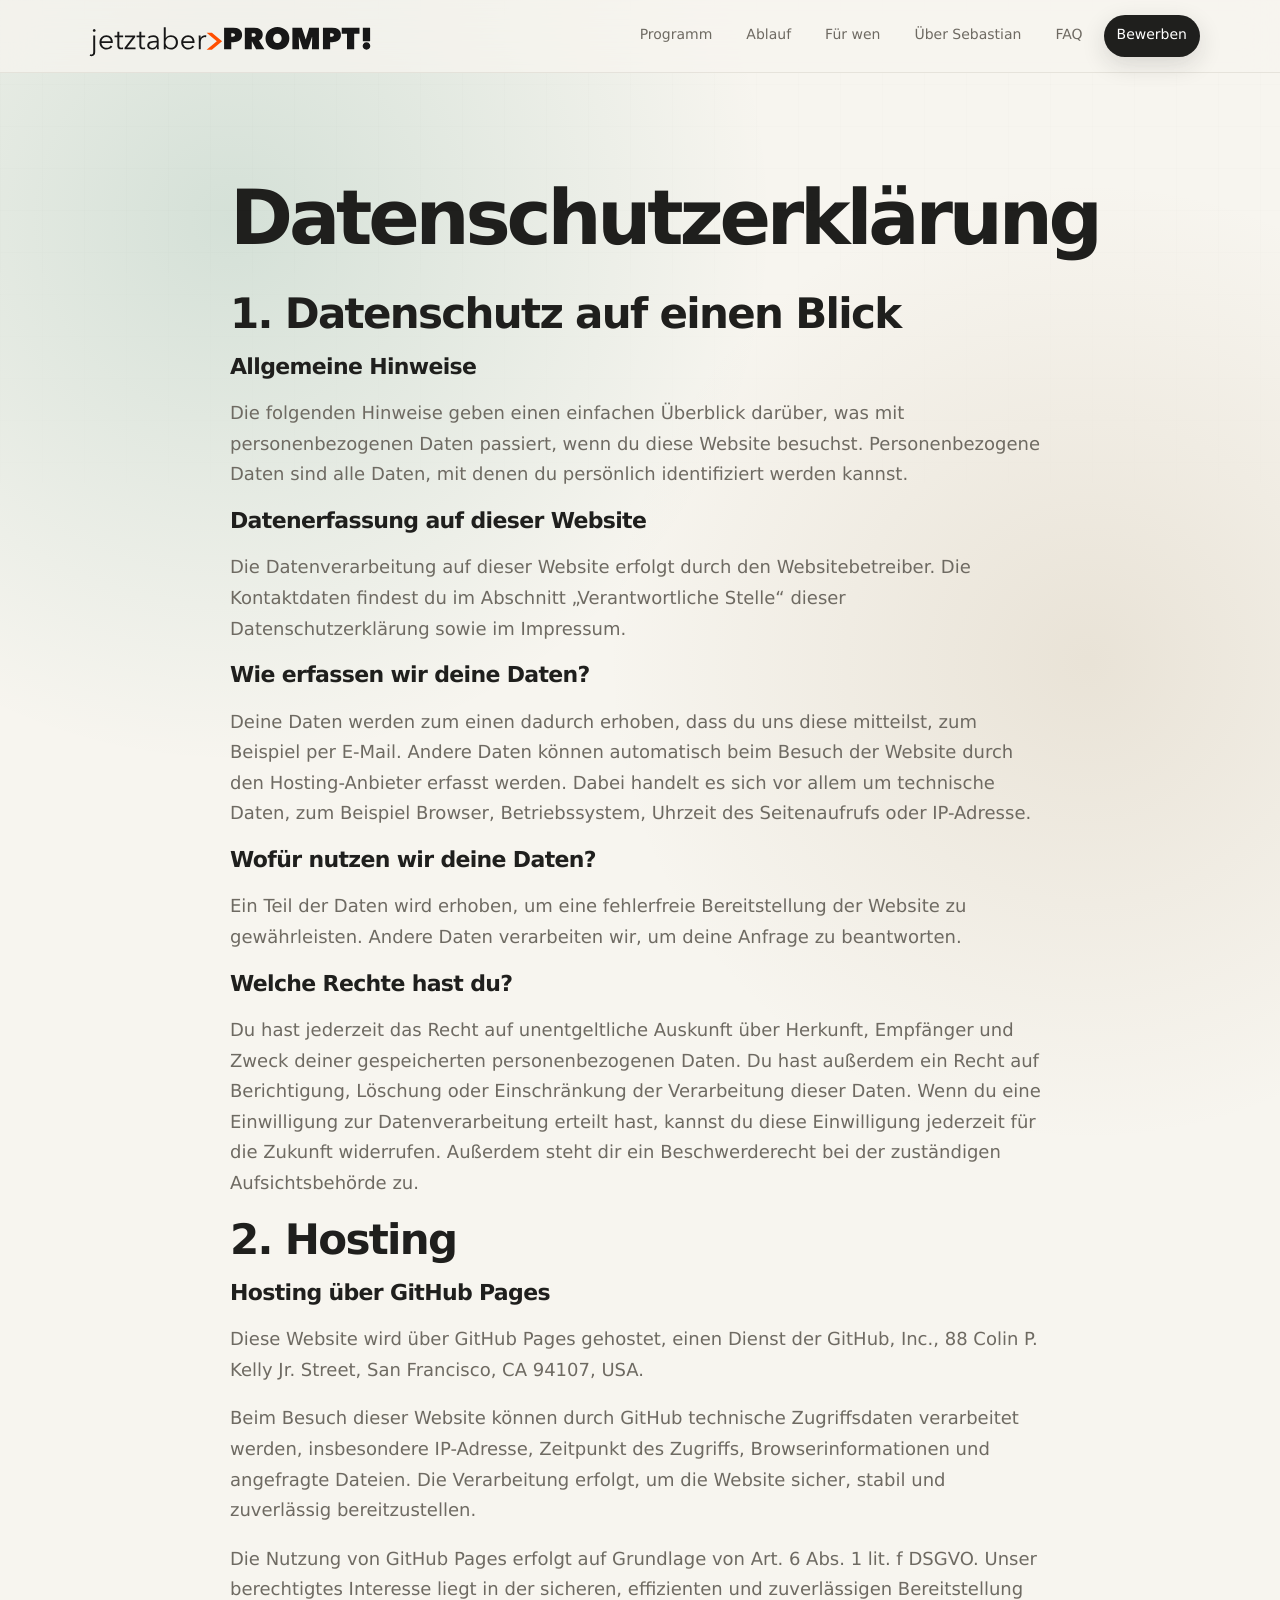
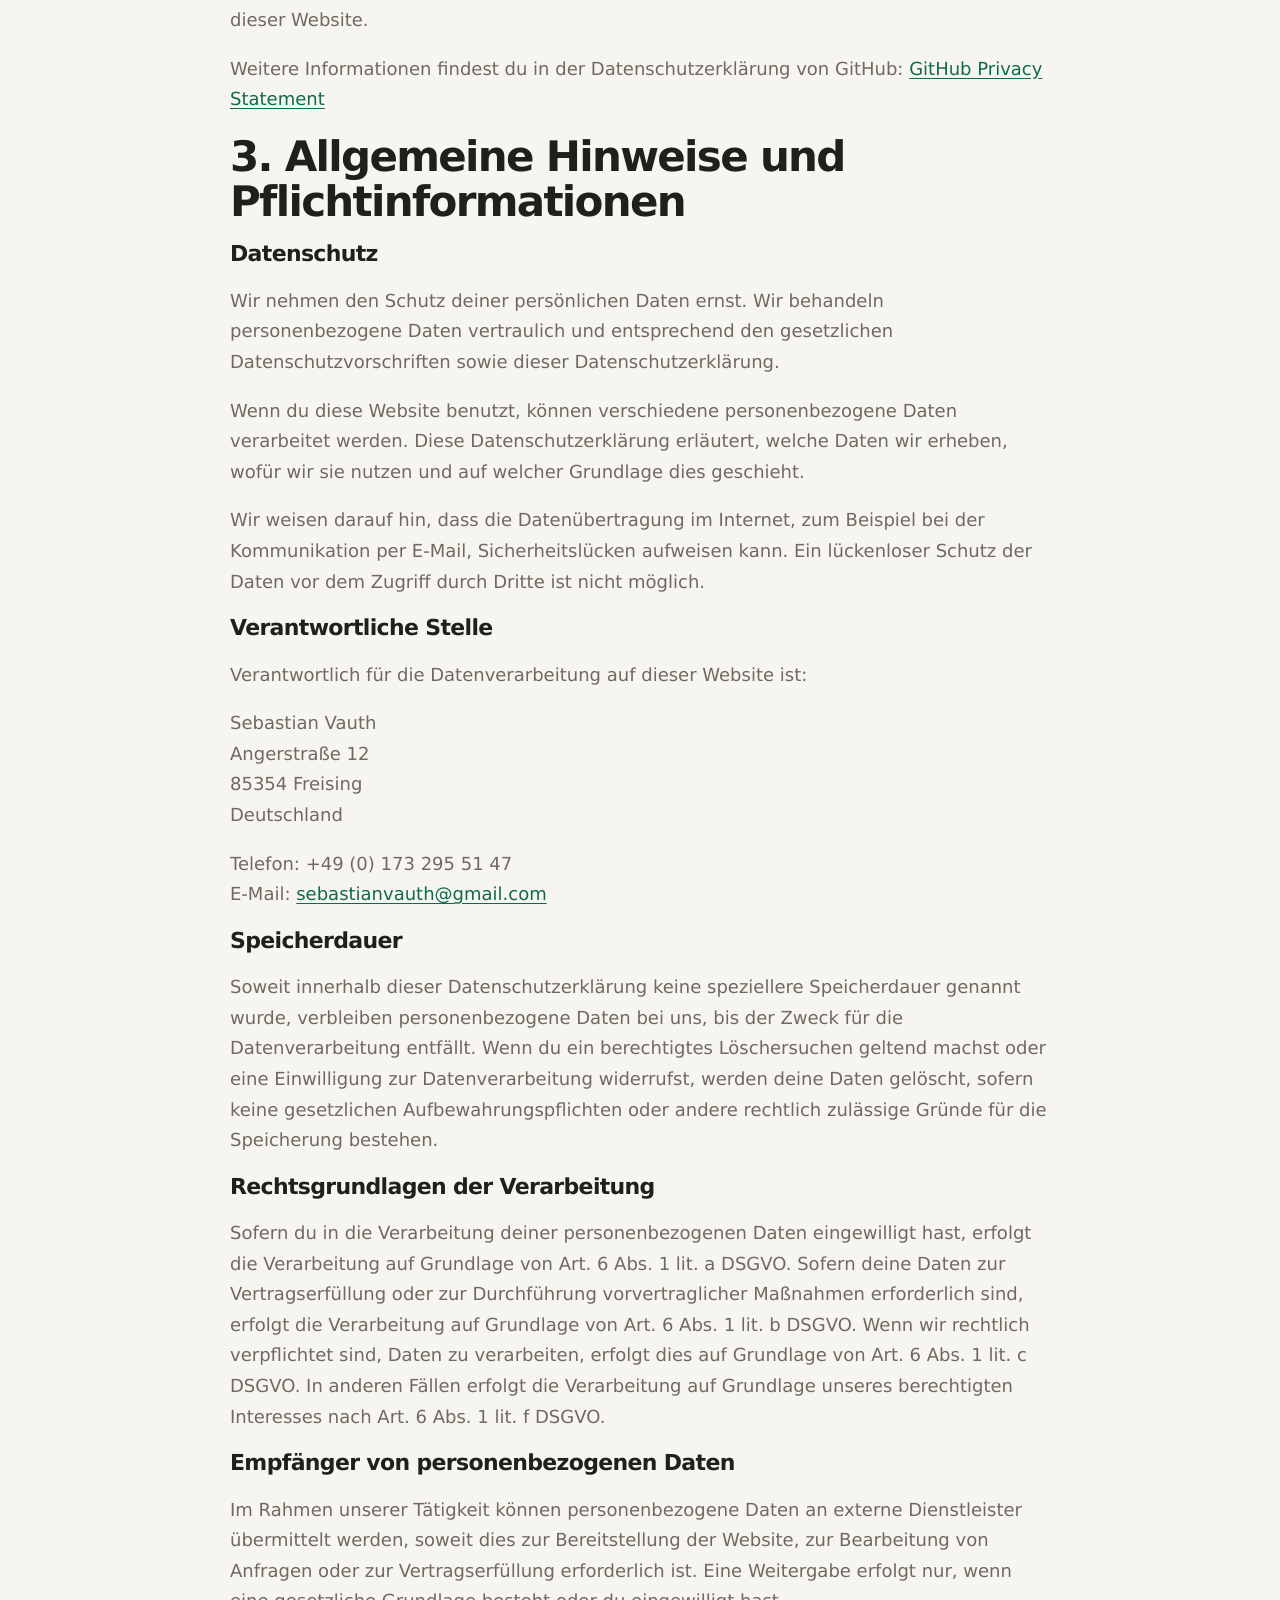
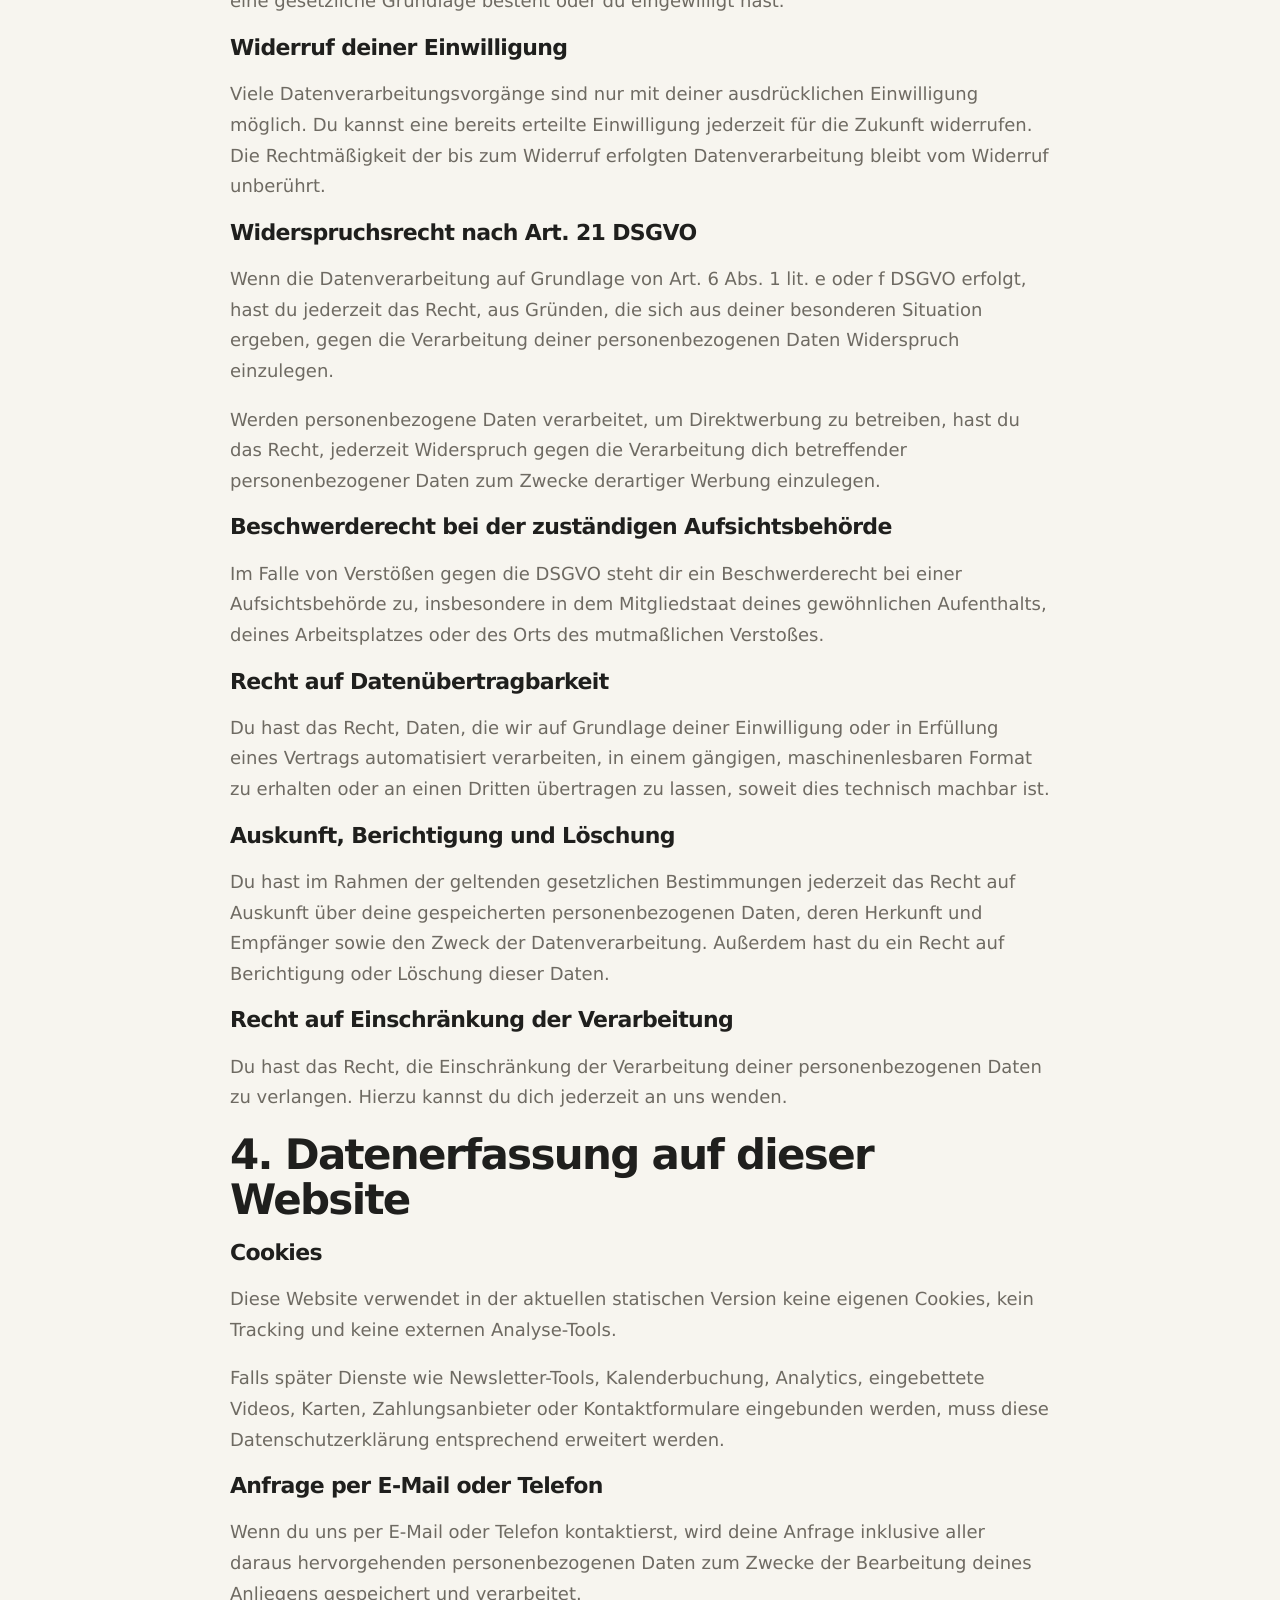
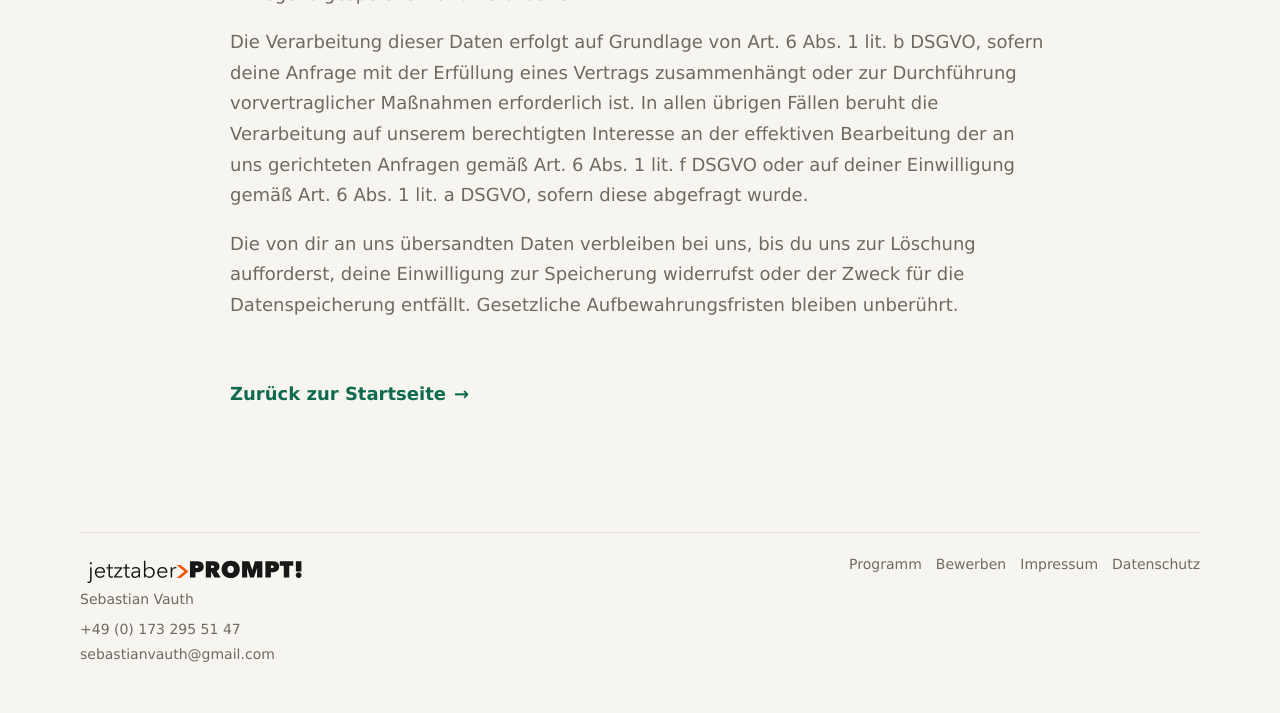
<file: datenschutz.html>
<!doctype html>
<html lang="de">
<head>
  <meta charset="utf-8">
  <meta name="viewport" content="width=device-width, initial-scale=1">
  <title>Datenschutz | JetztAberPROMPT!</title>
  <meta name="description" content="Datenschutzerklärung für die Website JetztAberPROMPT! von Sebastian Vauth." />
  <meta name="theme-color" content="#f7f5ef" />
  <link rel="canonical" href="https://www.jetztaberprompt.de/datenschutz.html" />
  <meta property="og:title" content="Datenschutz | JetztAberPROMPT!" />
  <meta property="og:description" content="Datenschutzerklärung für die Website JetztAberPROMPT!." />
  <meta property="og:type" content="website" />
  <meta property="og:url" content="https://www.jetztaberprompt.de/datenschutz.html" />
  <meta property="og:image" content="https://www.jetztaberprompt.de/assets/og-image.png" />
  <meta property="og:locale" content="de_DE" />
  <meta name="twitter:card" content="summary_large_image" />
  <meta name="twitter:title" content="Datenschutz | JetztAberPROMPT!" />
  <meta name="twitter:description" content="Datenschutzerklärung für die Website JetztAberPROMPT!." />
  <meta name="twitter:image" content="https://www.jetztaberprompt.de/assets/og-image.png" />
  <link rel="icon" href="assets/favicon.svg" type="image/svg+xml" />
  <link rel="stylesheet" href="styles.css?v=20260730e">
  <script>document.documentElement.classList.add('js');</script>
</head>
<body>
<a class="skip-link" href="#main">Zum Inhalt springen</a>

<header class="site-header" data-header>
  <div class="container nav-wrap">
    <a href="/" class="brand" aria-label="jetztaber>PROMPT! – Startseite">
      <img class="brand-wordmark" src="assets/jetztaber-wordmark.svg" alt="" width="1845" height="340" />
      <img class="brand-symbol" src="assets/jetztaber-mark.svg" alt="" width="512" height="512" />
    </a>

    <button class="nav-toggle" type="button" aria-label="Menü öffnen" aria-expanded="false" data-nav-toggle>
      <span></span>
      <span></span>
    </button>

    <nav class="nav" data-nav>
      <a href="/#programm">Programm</a>
      <a href="/#ablauf">Ablauf</a>
      <a href="/#fuer-wen">Für wen</a>
      <a href="/#ueber">Über Sebastian</a>
      <a href="/#faq">FAQ</a>
      <a class="nav-cta" href="/bewerben/">Bewerben</a>
    </nav>
  </div>
</header>

<main id="main" class="section legal-page">
  <div class="container narrow rich-text">
    <h1 style="font-size: clamp(44px, 8vw, 76px); margin: 16px 0 28px;">Datenschutzerklärung</h1>

    <h2>1. Datenschutz auf einen Blick</h2>

    <h3>Allgemeine Hinweise</h3>
    <p>
      Die folgenden Hinweise geben einen einfachen Überblick darüber, was mit personenbezogenen Daten passiert,
      wenn du diese Website besuchst. Personenbezogene Daten sind alle Daten, mit denen du persönlich identifiziert
      werden kannst.
    </p>

    <h3>Datenerfassung auf dieser Website</h3>
    <p>
      Die Datenverarbeitung auf dieser Website erfolgt durch den Websitebetreiber. Die Kontaktdaten findest du im
      Abschnitt „Verantwortliche Stelle“ dieser Datenschutzerklärung sowie im Impressum.
    </p>

    <h3>Wie erfassen wir deine Daten?</h3>
    <p>
      Deine Daten werden zum einen dadurch erhoben, dass du uns diese mitteilst, zum Beispiel per E-Mail.
      Andere Daten können automatisch beim Besuch der Website durch den Hosting-Anbieter erfasst werden.
      Dabei handelt es sich vor allem um technische Daten, zum Beispiel Browser, Betriebssystem, Uhrzeit des
      Seitenaufrufs oder IP-Adresse.
    </p>

    <h3>Wofür nutzen wir deine Daten?</h3>
    <p>
      Ein Teil der Daten wird erhoben, um eine fehlerfreie Bereitstellung der Website zu gewährleisten.
      Andere Daten verarbeiten wir, um deine Anfrage zu beantworten.
    </p>

    <h3>Welche Rechte hast du?</h3>
    <p>
      Du hast jederzeit das Recht auf unentgeltliche Auskunft über Herkunft, Empfänger und Zweck deiner gespeicherten
      personenbezogenen Daten. Du hast außerdem ein Recht auf Berichtigung, Löschung oder Einschränkung der Verarbeitung
      dieser Daten. Wenn du eine Einwilligung zur Datenverarbeitung erteilt hast, kannst du diese Einwilligung jederzeit
      für die Zukunft widerrufen. Außerdem steht dir ein Beschwerderecht bei der zuständigen Aufsichtsbehörde zu.
    </p>

    <h2>2. Hosting</h2>

    <h3>Hosting über GitHub Pages</h3>
    <p>
      Diese Website wird über GitHub Pages gehostet, einen Dienst der GitHub, Inc., 88 Colin P. Kelly Jr. Street,
      San Francisco, CA 94107, USA.
    </p>

    <p>
      Beim Besuch dieser Website können durch GitHub technische Zugriffsdaten verarbeitet werden, insbesondere IP-Adresse,
      Zeitpunkt des Zugriffs, Browserinformationen und angefragte Dateien. Die Verarbeitung erfolgt, um die Website sicher,
      stabil und zuverlässig bereitzustellen.
    </p>

    <p>
      Die Nutzung von GitHub Pages erfolgt auf Grundlage von Art. 6 Abs. 1 lit. f DSGVO. Unser berechtigtes Interesse liegt
      in der sicheren, effizienten und zuverlässigen Bereitstellung dieser Website.
    </p>

    <p>
      Weitere Informationen findest du in der Datenschutzerklärung von GitHub:
      <a href="https://docs.github.com/en/site-policy/privacy-policies/github-general-privacy-statement" target="_blank" rel="noreferrer">
        GitHub Privacy Statement
      </a>
    </p>

    <h2>3. Allgemeine Hinweise und Pflichtinformationen</h2>

    <h3>Datenschutz</h3>
    <p>
      Wir nehmen den Schutz deiner persönlichen Daten ernst. Wir behandeln personenbezogene Daten vertraulich und entsprechend
      den gesetzlichen Datenschutzvorschriften sowie dieser Datenschutzerklärung.
    </p>

    <p>
      Wenn du diese Website benutzt, können verschiedene personenbezogene Daten verarbeitet werden.
      Diese Datenschutzerklärung erläutert, welche Daten wir erheben, wofür wir sie nutzen und auf welcher Grundlage dies geschieht.
    </p>

    <p>
      Wir weisen darauf hin, dass die Datenübertragung im Internet, zum Beispiel bei der Kommunikation per E-Mail,
      Sicherheitslücken aufweisen kann. Ein lückenloser Schutz der Daten vor dem Zugriff durch Dritte ist nicht möglich.
    </p>

    <h3>Verantwortliche Stelle</h3>
    <p>
      Verantwortlich für die Datenverarbeitung auf dieser Website ist:
    </p>

    <p>
      Sebastian Vauth<br>
      Angerstraße 12<br>
      85354 Freising<br>
      Deutschland
    </p>

    <p>
      Telefon: +49 (0) 173 295 51 47<br>
      E-Mail: <a href="mailto:sebastianvauth@gmail.com">sebastianvauth@gmail.com</a>
    </p>

    <h3>Speicherdauer</h3>
    <p>
      Soweit innerhalb dieser Datenschutzerklärung keine speziellere Speicherdauer genannt wurde, verbleiben personenbezogene
      Daten bei uns, bis der Zweck für die Datenverarbeitung entfällt. Wenn du ein berechtigtes Löschersuchen geltend machst
      oder eine Einwilligung zur Datenverarbeitung widerrufst, werden deine Daten gelöscht, sofern keine gesetzlichen
      Aufbewahrungspflichten oder andere rechtlich zulässige Gründe für die Speicherung bestehen.
    </p>

    <h3>Rechtsgrundlagen der Verarbeitung</h3>
    <p>
      Sofern du in die Verarbeitung deiner personenbezogenen Daten eingewilligt hast, erfolgt die Verarbeitung auf Grundlage
      von Art. 6 Abs. 1 lit. a DSGVO. Sofern deine Daten zur Vertragserfüllung oder zur Durchführung vorvertraglicher Maßnahmen
      erforderlich sind, erfolgt die Verarbeitung auf Grundlage von Art. 6 Abs. 1 lit. b DSGVO. Wenn wir rechtlich verpflichtet
      sind, Daten zu verarbeiten, erfolgt dies auf Grundlage von Art. 6 Abs. 1 lit. c DSGVO. In anderen Fällen erfolgt die
      Verarbeitung auf Grundlage unseres berechtigten Interesses nach Art. 6 Abs. 1 lit. f DSGVO.
    </p>

    <h3>Empfänger von personenbezogenen Daten</h3>
    <p>
      Im Rahmen unserer Tätigkeit können personenbezogene Daten an externe Dienstleister übermittelt werden, soweit dies zur
      Bereitstellung der Website, zur Bearbeitung von Anfragen oder zur Vertragserfüllung erforderlich ist. Eine Weitergabe
      erfolgt nur, wenn eine gesetzliche Grundlage besteht oder du eingewilligt hast.
    </p>

    <h3>Widerruf deiner Einwilligung</h3>
    <p>
      Viele Datenverarbeitungsvorgänge sind nur mit deiner ausdrücklichen Einwilligung möglich. Du kannst eine bereits erteilte
      Einwilligung jederzeit für die Zukunft widerrufen. Die Rechtmäßigkeit der bis zum Widerruf erfolgten Datenverarbeitung
      bleibt vom Widerruf unberührt.
    </p>

    <h3>Widerspruchsrecht nach Art. 21 DSGVO</h3>
    <p>
      Wenn die Datenverarbeitung auf Grundlage von Art. 6 Abs. 1 lit. e oder f DSGVO erfolgt, hast du jederzeit das Recht,
      aus Gründen, die sich aus deiner besonderen Situation ergeben, gegen die Verarbeitung deiner personenbezogenen Daten
      Widerspruch einzulegen.
    </p>

    <p>
      Werden personenbezogene Daten verarbeitet, um Direktwerbung zu betreiben, hast du das Recht, jederzeit Widerspruch gegen
      die Verarbeitung dich betreffender personenbezogener Daten zum Zwecke derartiger Werbung einzulegen.
    </p>

    <h3>Beschwerderecht bei der zuständigen Aufsichtsbehörde</h3>
    <p>
      Im Falle von Verstößen gegen die DSGVO steht dir ein Beschwerderecht bei einer Aufsichtsbehörde zu, insbesondere in dem
      Mitgliedstaat deines gewöhnlichen Aufenthalts, deines Arbeitsplatzes oder des Orts des mutmaßlichen Verstoßes.
    </p>

    <h3>Recht auf Datenübertragbarkeit</h3>
    <p>
      Du hast das Recht, Daten, die wir auf Grundlage deiner Einwilligung oder in Erfüllung eines Vertrags automatisiert
      verarbeiten, in einem gängigen, maschinenlesbaren Format zu erhalten oder an einen Dritten übertragen zu lassen,
      soweit dies technisch machbar ist.
    </p>

    <h3>Auskunft, Berichtigung und Löschung</h3>
    <p>
      Du hast im Rahmen der geltenden gesetzlichen Bestimmungen jederzeit das Recht auf Auskunft über deine gespeicherten
      personenbezogenen Daten, deren Herkunft und Empfänger sowie den Zweck der Datenverarbeitung. Außerdem hast du ein Recht
      auf Berichtigung oder Löschung dieser Daten.
    </p>

    <h3>Recht auf Einschränkung der Verarbeitung</h3>
    <p>
      Du hast das Recht, die Einschränkung der Verarbeitung deiner personenbezogenen Daten zu verlangen. Hierzu kannst du dich
      jederzeit an uns wenden.
    </p>

    <h2>4. Datenerfassung auf dieser Website</h2>

    <h3>Cookies</h3>
    <p>
      Diese Website verwendet in der aktuellen statischen Version keine eigenen Cookies, kein Tracking und keine externen
      Analyse-Tools.
    </p>

    <p>
      Falls später Dienste wie Newsletter-Tools, Kalenderbuchung, Analytics, eingebettete Videos, Karten, Zahlungsanbieter
      oder Kontaktformulare eingebunden werden, muss diese Datenschutzerklärung entsprechend erweitert werden.
    </p>

    <h3>Anfrage per E-Mail oder Telefon</h3>
    <p>
      Wenn du uns per E-Mail oder Telefon kontaktierst, wird deine Anfrage inklusive aller daraus hervorgehenden personenbezogenen
      Daten zum Zwecke der Bearbeitung deines Anliegens gespeichert und verarbeitet.
    </p>

    <p>
      Die Verarbeitung dieser Daten erfolgt auf Grundlage von Art. 6 Abs. 1 lit. b DSGVO, sofern deine Anfrage mit der Erfüllung
      eines Vertrags zusammenhängt oder zur Durchführung vorvertraglicher Maßnahmen erforderlich ist. In allen übrigen Fällen
      beruht die Verarbeitung auf unserem berechtigten Interesse an der effektiven Bearbeitung der an uns gerichteten Anfragen
      gemäß Art. 6 Abs. 1 lit. f DSGVO oder auf deiner Einwilligung gemäß Art. 6 Abs. 1 lit. a DSGVO, sofern diese abgefragt wurde.
    </p>

    <p>
      Die von dir an uns übersandten Daten verbleiben bei uns, bis du uns zur Löschung aufforderst, deine Einwilligung zur
      Speicherung widerrufst oder der Zweck für die Datenspeicherung entfällt. Gesetzliche Aufbewahrungsfristen bleiben unberührt.
    </p>

    <p>
      <a class="text-link" href="/">Zurück zur Startseite</a>
    </p>
  </div>
</main>

<footer class="site-footer">
  <div class="container footer-grid">
    <div class="footer-brand">
      <img class="footer-brand-logo" src="assets/jetztaber-wordmark.svg" alt="jetztaber>PROMPT!" width="1845" height="340" />
      <span>Sebastian Vauth</span>
      <div class="footer-meta">
        <a href="tel:+491732955147">+49 (0) 173 295 51 47</a>
        <a href="mailto:sebastianvauth@gmail.com" data-track="contact_click">sebastianvauth@gmail.com</a>
      </div>
    </div>
    <div class="footer-links">
      <a href="/#programm">Programm</a>
      <a href="/bewerben/">Bewerben</a>
      <a href="/impressum.html">Impressum</a>
      <a href="/datenschutz.html">Datenschutz</a>
    </div>
  </div>
</footer>
<script src="script.js?v=20260730e"></script>
</body>
</html>
</file>
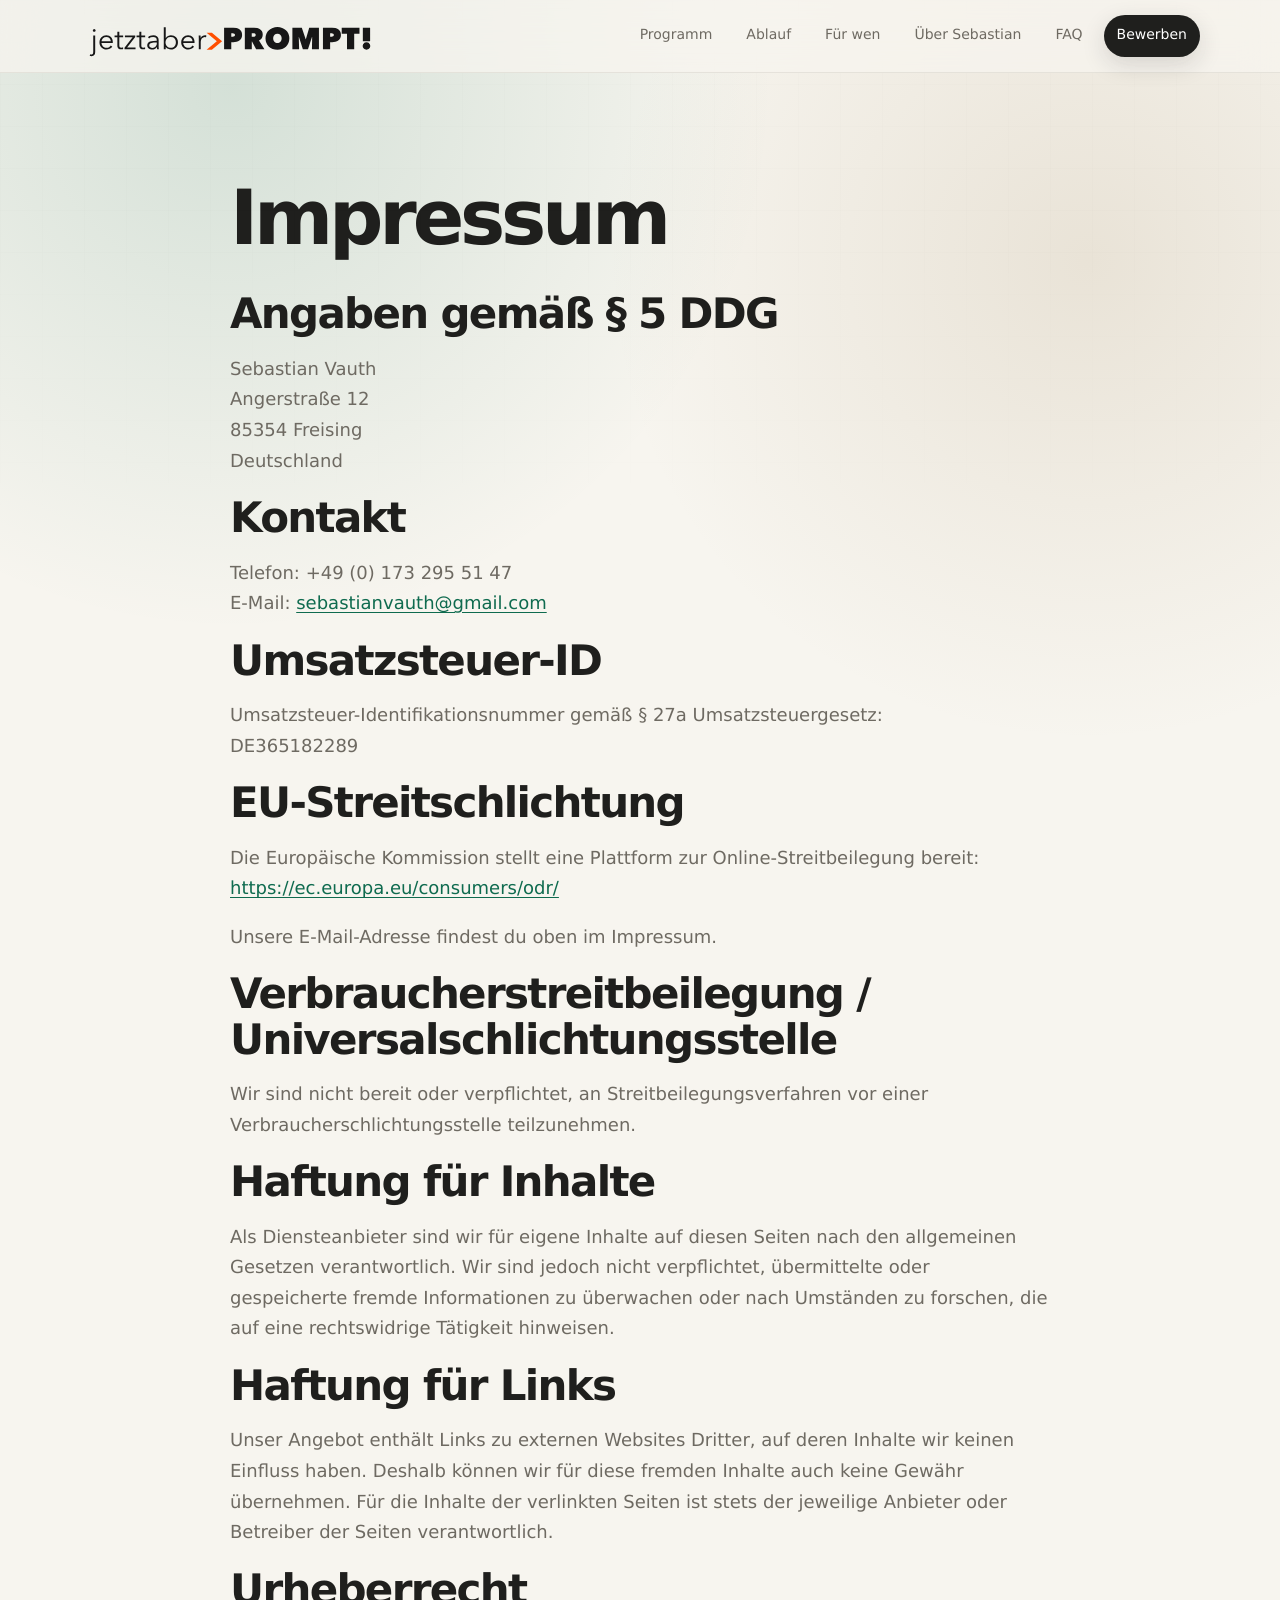
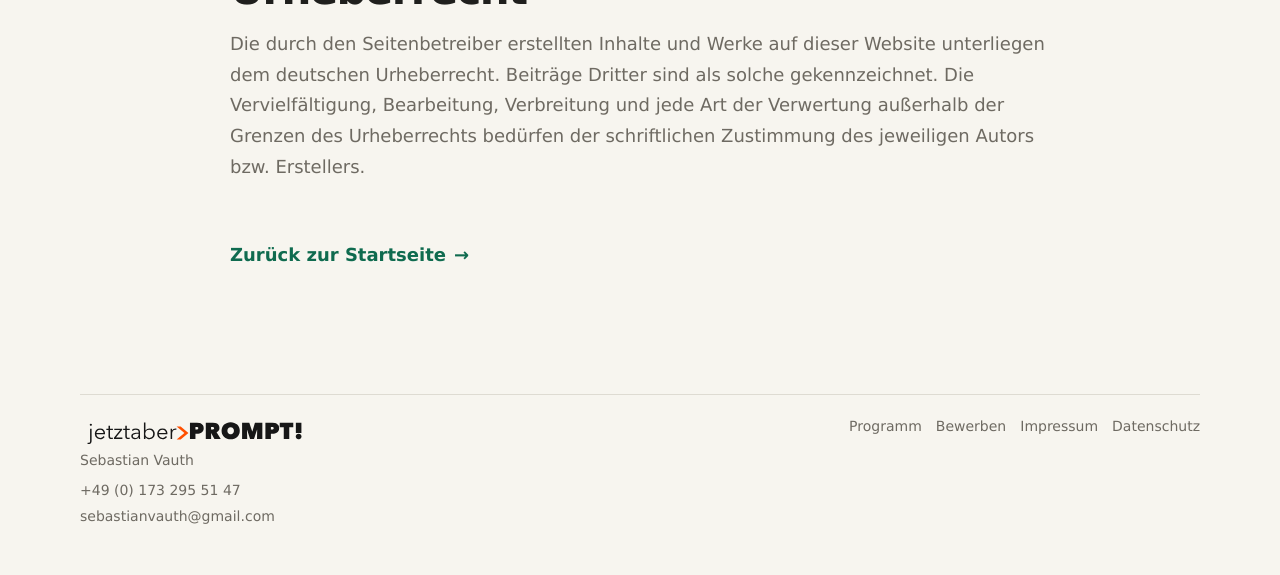
<file: impressum.html>
<!doctype html>
<html lang="de">
<head>
  <meta charset="utf-8">
  <meta name="viewport" content="width=device-width, initial-scale=1">
  <title>Impressum | JetztAberPROMPT!</title>
  <meta name="description" content="Impressum und Kontaktangaben von JetztAberPROMPT! und Sebastian Vauth." />
  <meta name="theme-color" content="#f7f5ef" />
  <link rel="canonical" href="https://www.jetztaberprompt.de/impressum.html" />
  <meta property="og:title" content="Impressum | JetztAberPROMPT!" />
  <meta property="og:description" content="Impressum und Kontaktangaben von JetztAberPROMPT!." />
  <meta property="og:type" content="website" />
  <meta property="og:url" content="https://www.jetztaberprompt.de/impressum.html" />
  <meta property="og:image" content="https://www.jetztaberprompt.de/assets/og-image.png" />
  <meta property="og:locale" content="de_DE" />
  <meta name="twitter:card" content="summary_large_image" />
  <meta name="twitter:title" content="Impressum | JetztAberPROMPT!" />
  <meta name="twitter:description" content="Impressum und Kontaktangaben von JetztAberPROMPT!." />
  <meta name="twitter:image" content="https://www.jetztaberprompt.de/assets/og-image.png" />
  <link rel="icon" href="assets/favicon.svg" type="image/svg+xml" />
  <link rel="stylesheet" href="styles.css?v=20260730e">
  <script>document.documentElement.classList.add('js');</script>
</head>
<body>
<a class="skip-link" href="#main">Zum Inhalt springen</a>

<header class="site-header" data-header>
  <div class="container nav-wrap">
    <a href="/" class="brand" aria-label="jetztaber>PROMPT! – Startseite">
      <img class="brand-wordmark" src="assets/jetztaber-wordmark.svg" alt="" width="1845" height="340" />
      <img class="brand-symbol" src="assets/jetztaber-mark.svg" alt="" width="512" height="512" />
    </a>

    <button class="nav-toggle" type="button" aria-label="Menü öffnen" aria-expanded="false" data-nav-toggle>
      <span></span>
      <span></span>
    </button>

    <nav class="nav" data-nav>
      <a href="/#programm">Programm</a>
      <a href="/#ablauf">Ablauf</a>
      <a href="/#fuer-wen">Für wen</a>
      <a href="/#ueber">Über Sebastian</a>
      <a href="/#faq">FAQ</a>
      <a class="nav-cta" href="/bewerben/">Bewerben</a>
    </nav>
  </div>
</header>

<main id="main" class="section legal-page">
  <div class="container narrow rich-text">
    <h1 style="font-size: clamp(44px, 8vw, 76px); margin: 16px 0 28px;">Impressum</h1>

    <h2>Angaben gemäß § 5 DDG</h2>

    <p>
      Sebastian Vauth<br>
      Angerstraße 12<br>
      85354 Freising<br>
      Deutschland
    </p>

    <h2>Kontakt</h2>

    <p>
      Telefon: +49 (0) 173 295 51 47<br>
      E-Mail: <a href="mailto:sebastianvauth@gmail.com">sebastianvauth@gmail.com</a>
    </p>

    <h2>Umsatzsteuer-ID</h2>

    <p>
      Umsatzsteuer-Identifikationsnummer gemäß § 27a Umsatzsteuergesetz:<br>
      DE365182289
    </p>


    <h2>EU-Streitschlichtung</h2>

    <p>
      Die Europäische Kommission stellt eine Plattform zur Online-Streitbeilegung bereit:
      <a href="https://ec.europa.eu/consumers/odr/" target="_blank" rel="noreferrer">
        https://ec.europa.eu/consumers/odr/
      </a>
    </p>

    <p>
      Unsere E-Mail-Adresse findest du oben im Impressum.
    </p>

    <h2>Verbraucherstreitbeilegung / Universalschlichtungsstelle</h2>

    <p>
      Wir sind nicht bereit oder verpflichtet, an Streitbeilegungsverfahren vor einer
      Verbraucherschlichtungsstelle teilzunehmen.
    </p>

    <h2>Haftung für Inhalte</h2>

    <p>
      Als Diensteanbieter sind wir für eigene Inhalte auf diesen Seiten nach den allgemeinen Gesetzen verantwortlich.
      Wir sind jedoch nicht verpflichtet, übermittelte oder gespeicherte fremde Informationen zu überwachen oder nach
      Umständen zu forschen, die auf eine rechtswidrige Tätigkeit hinweisen.
    </p>

    <h2>Haftung für Links</h2>

    <p>
      Unser Angebot enthält Links zu externen Websites Dritter, auf deren Inhalte wir keinen Einfluss haben.
      Deshalb können wir für diese fremden Inhalte auch keine Gewähr übernehmen. Für die Inhalte der verlinkten
      Seiten ist stets der jeweilige Anbieter oder Betreiber der Seiten verantwortlich.
    </p>

    <h2>Urheberrecht</h2>

    <p>
      Die durch den Seitenbetreiber erstellten Inhalte und Werke auf dieser Website unterliegen dem deutschen Urheberrecht.
      Beiträge Dritter sind als solche gekennzeichnet. Die Vervielfältigung, Bearbeitung, Verbreitung und jede Art der
      Verwertung außerhalb der Grenzen des Urheberrechts bedürfen der schriftlichen Zustimmung des jeweiligen Autors bzw.
      Erstellers.
    </p>

    <p>
      <a class="text-link" href="/">Zurück zur Startseite</a>
    </p>
  </div>
</main>

<footer class="site-footer">
  <div class="container footer-grid">
    <div class="footer-brand">
      <img class="footer-brand-logo" src="assets/jetztaber-wordmark.svg" alt="jetztaber>PROMPT!" width="1845" height="340" />
      <span>Sebastian Vauth</span>
      <div class="footer-meta">
        <a href="tel:+491732955147">+49 (0) 173 295 51 47</a>
        <a href="mailto:sebastianvauth@gmail.com" data-track="contact_click">sebastianvauth@gmail.com</a>
      </div>
    </div>
    <div class="footer-links">
      <a href="/#programm">Programm</a>
      <a href="/bewerben/">Bewerben</a>
      <a href="/impressum.html">Impressum</a>
      <a href="/datenschutz.html">Datenschutz</a>
    </div>
  </div>
</footer>
<script src="script.js?v=20260730e"></script>
</body>
</html>
</file>
<file: styles.css>
/* 
  JetztAberPROMPT! landing page
  Static site for GitHub Pages.
  Replace contact links and legal pages before publishing.
*/

:root {
  --bg: #f7f5ef;
  --bg-soft: #fbfaf7;
  --ink: #1f1f1d;
  --muted: #6e6a62;
  --line: #dedbd2;
  --card: rgba(255, 255, 255, 0.72);
  --card-solid: #fffefb;
  --accent: #0f6b4f;
  --accent-soft: #dff2e9;
  --accent-ink: #073d2e;
  --focus: #b96b16;
  --shadow: 0 24px 80px rgba(36, 31, 21, 0.08);
  --radius-lg: 28px;
  --radius-md: 18px;
  --radius-sm: 12px;
  --max: 1120px;
  --font: ui-sans-serif, system-ui, -apple-system, BlinkMacSystemFont, "Segoe UI", sans-serif;
}

* {
  box-sizing: border-box;
}

html {
  scroll-behavior: smooth;
  scroll-padding-top: 96px;
}

body {
  margin: 0;
  font-family: var(--font);
  color: var(--ink);
  background:
    radial-gradient(circle at 18% 4%, rgba(15, 107, 79, 0.15), transparent 34rem),
    radial-gradient(circle at 85% 12%, rgba(160, 132, 88, 0.16), transparent 30rem),
    var(--bg);
  line-height: 1.55;
  text-rendering: geometricPrecision;
}

body::before {
  content: "";
  position: fixed;
  inset: 0;
  pointer-events: none;
  background-image: linear-gradient(rgba(31, 31, 29, 0.03) 1px, transparent 1px),
                    linear-gradient(90deg, rgba(31, 31, 29, 0.03) 1px, transparent 1px);
  background-size: 42px 42px;
  mask-image: linear-gradient(to bottom, rgba(0,0,0,.35), transparent 65%);
}

a {
  color: inherit;
  text-decoration: none;
}

a:focus-visible,
button:focus-visible,
summary:focus-visible {
  outline: 3px solid var(--focus);
  outline-offset: 4px;
}

p {
  margin: 0;
}

ul, ol {
  margin: 0;
  padding: 0;
}

li {
  list-style: none;
}

.container {
  width: min(var(--max), calc(100% - 40px));
  margin: 0 auto;
}

.narrow {
  max-width: 760px;
}

.section {
  padding: 92px 0;
}

.skip-link {
  position: absolute;
  left: 16px;
  top: -48px;
  z-index: 100;
  padding: 10px 14px;
  border-radius: 999px;
  background: var(--ink);
  color: white;
  transition: top .2s ease;
}

.skip-link:focus {
  top: 16px;
}

/* Header */

.site-header {
  position: sticky;
  top: 0;
  z-index: 20;
  backdrop-filter: blur(18px);
  background: rgba(247, 245, 239, 0.74);
  border-bottom: 1px solid rgba(222, 219, 210, .7);
}

.nav-wrap {
  min-height: 72px;
  display: flex;
  align-items: center;
  justify-content: space-between;
  gap: 24px;
}

.brand {
  display: inline-flex;
  align-items: center;
  flex: 0 0 auto;
  line-height: 0;
}

.brand-wordmark {
  display: block;
  width: clamp(244px, 24vw, 304px);
  height: auto;
}

.brand-symbol {
  display: none;
  width: 58px;
  height: 58px;
}

.nav {
  display: flex;
  align-items: center;
  gap: 8px;
}

.nav a {
  padding: 10px 13px;
  border-radius: 999px;
  color: var(--muted);
  font-size: 14px;
  transition: background .2s ease, color .2s ease;
}

.nav a:hover {
  background: rgba(255,255,255,.75);
  color: var(--ink);
}

.nav a:focus-visible {
  background: rgba(255,255,255,.9);
  color: var(--ink);
}

.nav-toggle {
  display: none;
  width: 42px;
  height: 42px;
  border: 1px solid var(--line);
  border-radius: 999px;
  background: rgba(255,255,255,.65);
  cursor: pointer;
}

.nav-toggle span {
  display: block;
  width: 16px;
  height: 1.5px;
  margin: 5px auto;
  background: var(--ink);
  transition: transform .2s ease;
}

.nav-toggle.open span:first-child {
  transform: translateY(3.25px) rotate(45deg);
}

.nav-toggle.open span:last-child {
  transform: translateY(-3.25px) rotate(-45deg);
}

/* Hero */

.hero {
  padding-top: 56px;
  padding-bottom: 64px;
}

.hero-grid {
  display: grid;
  grid-template-columns: minmax(0, 1fr) minmax(460px, 1.15fr);
  align-items: center;
  gap: 40px;
}

.hero .container {
  width: min(1360px, calc(100% - 40px));
}

.hero-copy,
.hero-visual {
  min-width: 0;
}

.eyebrow,
.section-kicker,
.tiny-label {
  color: var(--accent);
  font-size: 13px;
  font-weight: 700;
  letter-spacing: .08em;
  text-transform: uppercase;
}

h1,
h2,
h3 {
  margin: 0;
  letter-spacing: -0.055em;
  line-height: .98;
}

h1 {
  max-width: 820px;
  margin-top: 16px;
  font-size: clamp(46px, 5.4vw, 76px);
}

h2 {
  font-size: clamp(38px, 5vw, 70px);
}

h3 {
  font-size: 30px;
}

.lead {
  max-width: 720px;
  margin-top: 22px;
  color: #3c3933;
  font-size: clamp(19px, 1.9vw, 24px);
  letter-spacing: -0.025em;
  line-height: 1.24;
}

.hero-actions,
.contact-actions {
  display: flex;
  flex-wrap: wrap;
  gap: 12px;
  margin-top: 28px;
}

.button {
  display: inline-flex;
  align-items: center;
  justify-content: center;
  min-height: 48px;
  padding: 0 18px;
  border-radius: 999px;
  border: 1px solid transparent;
  font-size: 15px;
  font-weight: 650;
  transition: transform .2s ease, box-shadow .2s ease, background .2s ease;
}

.button:hover {
  transform: translateY(-1px);
}

.button:focus-visible,
.text-link:focus-visible,
.back-link:focus-visible,
.cta-tile:focus-visible {
  outline: 3px solid var(--focus);
  outline-offset: 4px;
}

.button.primary {
  background: var(--ink);
  color: #fff;
  box-shadow: 0 12px 32px rgba(31,31,29,.18);
}

.button.secondary {
  border-color: var(--line);
  background: rgba(255,255,255,.66);
  color: var(--ink);
}

.hero-emphasis {
  color: var(--accent);
}

#programm,
#formate,
#warum,
#kontakt,
#fuer-wen,
#was-du-lernst,
#ablauf,
#path,
#loops,
#nach-dem-mvp,
#faq {
  scroll-margin-top: 96px;
}

.hero-visual,
.hero-panel {
  position: relative;
  border: 1px solid var(--line);
  border-radius: var(--radius-lg);
  background: rgba(255,255,255,.55);
  box-shadow: var(--shadow);
}

.hero-visual {
  margin: 0;
  padding: 0;
  overflow: hidden;
  background:
    linear-gradient(145deg, rgba(255,255,255,.78), rgba(255,255,255,.45)),
    radial-gradient(circle at 20% 0%, rgba(15,107,79,.18), transparent 26rem);
}

.hero-visual img {
  display: block;
  width: 100%;
  height: auto;
  border-radius: inherit;
}

.hero-portrait {
  justify-self: end;
  width: min(100%, 560px);
  aspect-ratio: 5 / 6;
  background: var(--ink);
}

.hero-portrait img {
  height: 100%;
  object-fit: cover;
  object-position: 50% 34%;
  filter: contrast(1.04);
}

.hero-portrait::after {
  content: "";
  position: absolute;
  inset: 0;
  border-radius: inherit;
  background:
    linear-gradient(180deg, rgba(31,31,29,0) 46%, rgba(31,31,29,.72) 100%),
    linear-gradient(90deg, rgba(15,107,79,.18), rgba(255,255,255,0) 48%);
  pointer-events: none;
}

.hero-portrait-caption {
  position: absolute;
  z-index: 1;
}

.hero-portrait-caption {
  left: 24px;
  right: 24px;
  bottom: 32px;
  color: #fff;
}

.hero-portrait-caption span,
.hero-portrait-caption strong {
  display: block;
}

.hero-portrait-caption span {
  color: #a7e6cc;
  font-size: 13px;
  font-weight: 800;
  letter-spacing: .08em;
  text-transform: uppercase;
}

.hero-portrait-caption strong {
  max-width: 470px;
  margin-top: 8px;
  font-size: clamp(17px, 1.65vw, 22px);
  letter-spacing: -0.025em;
  line-height: 1.28;
  text-wrap: balance;
}

.hero-portrait-caption strong:only-child {
  margin-top: 0;
}

.hero-visual::before,
.hero-panel::before {
  content: "";
  position: absolute;
  inset: -1px;
  z-index: -1;
  border-radius: inherit;
  background: linear-gradient(145deg, rgba(15,107,79,.18), rgba(255,255,255,0), rgba(31,31,29,.08));
}

.panel-top {
  display: flex;
  gap: 7px;
  padding: 6px 8px 14px;
}

.dot {
  width: 11px;
  height: 11px;
  border-radius: 999px;
  background: #d7d2c8;
}

.path-card {
  padding: 20px;
  border-radius: 22px;
  background: var(--card-solid);
  border: 1px solid rgba(222,219,210,.72);
}

.path-list {
  display: grid;
  gap: 12px;
  margin-top: 18px;
  counter-reset: item;
}

.path-list li {
  display: grid;
  grid-template-columns: 44px 1fr;
  gap: 12px;
  align-items: center;
  padding: 14px;
  border: 1px solid var(--line);
  border-radius: 18px;
  background: #fbfaf7;
}

.path-list span {
  display: grid;
  place-items: center;
  width: 36px;
  height: 36px;
  border-radius: 11px;
  background: var(--accent-soft);
  color: var(--accent-ink);
  font-weight: 800;
  font-size: 13px;
}

.path-list strong,
.path-list small {
  display: block;
}

.path-list small {
  margin-top: 1px;
  color: var(--muted);
}

/* Sections */

.intro,
.expertise {
  padding-top: 46px;
}

.intro h2,
.section-head h2 {
  margin-top: 12px;
}

.intro p:not(.section-kicker),
.section-head p {
  margin-top: 20px;
  color: var(--muted);
  font-size: 19px;
}

.section-head {
  max-width: 760px;
  margin-bottom: 38px;
}

.expertise-grid {
  display: grid;
  grid-template-columns: repeat(4, minmax(0, 1fr));
  gap: 18px;
}

.expertise-grid.seven-step-grid,
.learning-grid.seven-step-grid {
  grid-template-columns: repeat(12, minmax(0, 1fr));
}

.seven-step-grid > :nth-child(-n+4) {
  grid-column: span 3;
}

.seven-step-grid > :nth-child(n+5) {
  grid-column: span 4;
}

.expertise-card {
  min-height: 250px;
  padding: 24px;
  border: 1px solid var(--line);
  border-top: 3px solid var(--accent);
  border-radius: var(--radius-lg);
  background: rgba(255,255,255,.68);
  box-shadow: 0 14px 54px rgba(36,31,21,.05);
}

.expertise-card span {
  color: var(--accent);
  font-size: 13px;
  font-weight: 800;
  text-transform: uppercase;
  letter-spacing: .07em;
}

.expertise-card h3 {
  margin-top: 52px;
  font-size: 25px;
}

.expertise-card p {
  margin-top: 14px;
  color: var(--muted);
}

.loop-card {
  border-top: 3px solid var(--accent);
  background: linear-gradient(145deg, rgba(223,242,233,.72), rgba(255,255,255,.72));
}

.course-grid {
  display: grid;
  grid-template-columns: repeat(2, minmax(0, 1fr));
  gap: 18px;
}

.program-layout {
  grid-template-columns: 1fr;
}

.course-card.program-card {
  display: grid;
  grid-template-columns: minmax(0, 1.2fr) minmax(260px, .8fr);
  gap: 28px;
  min-height: auto;
}

.program-card .course-meta {
  grid-column: 1 / -1;
  margin-bottom: 0;
}

.program-card .outcome {
  margin-top: 0;
}

.program-card .course-facts {
  margin-top: 0;
}

.program-side {
  display: flex;
  flex-direction: column;
  justify-content: flex-end;
  gap: 18px;
}

.course-card,
.format-card,
.contact-card {
  border: 1px solid var(--line);
  border-radius: var(--radius-lg);
  background: var(--card);
  box-shadow: 0 14px 54px rgba(36,31,21,.05);
}

.course-card {
  display: flex;
  flex-direction: column;
  min-height: 560px;
  padding: 28px;
  backdrop-filter: blur(12px);
}

.course-card.featured {
  background:
    linear-gradient(145deg, rgba(223,242,233,.88), rgba(255,255,255,.72));
}

.course-card.premium {
  background:
    linear-gradient(145deg, rgba(31,31,29,.94), rgba(31,31,29,.84));
  color: #fff;
  border-color: rgba(255,255,255,.14);
}

.course-card.premium p,
.course-card.premium li,
.course-card.premium .course-subtitle,
.course-card.premium .course-level {
  color: rgba(255,255,255,.74);
}

.course-card.premium p:not(.course-subtitle) {
  color: rgba(255,255,255,.74);
}

.course-card.premium .outcome {
  border-color: rgba(255,255,255,.16);
  background: rgba(255,255,255,.08);
}

.course-card.premium .outcome span {
  color: rgba(255,255,255,.6);
}

.course-card.premium .course-facts {
  border-color: rgba(255,255,255,.16);
  background: rgba(255,255,255,.08);
}

.course-card.premium .course-facts div + div {
  border-color: rgba(255,255,255,.12);
}

.course-card.premium .course-facts dt {
  color: rgba(255,255,255,.58);
}

.course-card.premium .course-facts dd {
  color: #fff;
}

.course-card.premium .button.primary {
  background: #fff;
  color: var(--ink);
  box-shadow: none;
}

.course-meta {
  display: flex;
  justify-content: space-between;
  align-items: center;
  margin-bottom: 32px;
}

.course-number {
  color: var(--accent);
  font-weight: 800;
}

.premium .course-number {
  color: #a7e6cc;
}

.course-level {
  padding: 6px 10px;
  border: 1px solid currentColor;
  border-radius: 999px;
  color: var(--muted);
  font-size: 13px;
}

.course-card h3 {
  max-width: 430px;
}

.course-subtitle {
  margin-top: 10px;
  color: var(--accent);
  font-weight: 650;
}

.course-card p:not(.course-subtitle) {
  margin-top: 18px;
  color: var(--muted);
  font-size: 16px;
}

.course-card ul {
  display: grid;
  gap: 10px;
  margin-top: 22px;
}

.course-card li {
  position: relative;
  padding-left: 22px;
  color: #4c4840;
}

.course-card li::before {
  content: "↳";
  position: absolute;
  left: 0;
  color: var(--accent);
}

.outcome {
  margin-top: auto;
  padding: 16px;
  border: 1px solid var(--line);
  border-radius: 18px;
  background: rgba(255,255,255,.6);
}

.outcome span,
.outcome strong {
  display: block;
}

.outcome span {
  color: var(--muted);
  font-size: 13px;
  text-transform: uppercase;
  letter-spacing: .07em;
  font-weight: 700;
}

.outcome strong {
  margin-top: 4px;
}

.course-facts {
  display: grid;
  gap: 0;
  margin: auto 0 0;
  padding: 4px 16px;
  border: 1px solid var(--line);
  border-radius: 18px;
  background: rgba(255,255,255,.6);
}

.course-facts div {
  display: grid;
  grid-template-columns: 86px minmax(0, 1fr);
  gap: 14px;
  align-items: baseline;
  padding: 12px 0;
}

.course-facts div + div {
  border-top: 1px solid rgba(222,219,210,.72);
}

.course-facts dt {
  color: var(--muted);
  font-size: 12px;
  font-weight: 800;
  text-transform: uppercase;
  letter-spacing: .07em;
}

.course-facts dd {
  margin: 0;
  color: var(--ink);
  font-weight: 750;
  line-height: 1.25;
}

.course-date {
  display: grid;
  gap: 10px;
  margin-top: 14px;
}

.course-date > span {
  color: var(--muted);
  font-size: 12px;
  font-weight: 800;
  letter-spacing: .07em;
  text-transform: uppercase;
}

.course-card.premium .course-date > span {
  color: rgba(255,255,255,.58);
}

.course-date p {
  display: grid;
  grid-template-columns: minmax(0, 1fr) auto;
  gap: 16px;
  align-items: center;
  min-height: 58px;
  margin: 0;
  padding: 12px 14px;
  border-radius: 14px;
  background: rgba(31,31,29,.05);
}

.course-card.premium .course-date p {
  background: rgba(255,255,255,.1);
}

.course-date time {
  color: var(--ink);
  font-size: 18px;
  font-weight: 780;
  letter-spacing: 0;
}

.course-card.premium .course-date time {
  color: #fff;
}

.date-status {
  display: inline-flex;
  align-items: center;
  gap: 8px;
  padding: 0;
  border: 0;
  background: transparent;
  font-size: 14px;
  font-weight: 760;
  white-space: nowrap;
}

.date-status::before {
  content: "";
  width: 9px;
  height: 9px;
  border-radius: 999px;
  background: currentColor;
}

.date-status.is-available {
  color: var(--accent);
}

.date-status.is-unavailable {
  color: var(--muted);
}

.date-status.is-sold-out {
  color: #96382d;
}

.course-card.premium .date-status.is-available {
  color: #a7e6cc;
}

.course-card.premium .date-status.is-unavailable {
  color: rgba(255,255,255,.58);
}

.course-card.premium .date-status.is-sold-out {
  color: #ffcabe;
}

.text-link {
  display: inline-flex;
  align-items: center;
  width: fit-content;
  margin-top: 18px;
  color: var(--accent);
  font-weight: 750;
}

.text-link::after {
  content: "→";
  margin-left: 8px;
  transition: transform .2s ease;
}

.text-link:hover::after {
  transform: translateX(3px);
}

.course-actions {
  display: flex;
  flex-wrap: wrap;
  gap: 18px;
  align-items: center;
  margin-top: 18px;
}

.course-actions .text-link {
  margin-top: 0;
}

.muted-link {
  color: var(--muted);
}

.muted-link:hover {
  color: var(--accent);
}

.course-card.premium .muted-link {
  color: rgba(255,255,255,.72);
}

.course-card.premium .muted-link:hover {
  color: #a7e6cc;
}

/* Method */

.method-grid,
.split {
  display: grid;
  grid-template-columns: .85fr 1.15fr;
  gap: 56px;
  align-items: start;
}

.method-list {
  display: grid;
  gap: 14px;
}

.method-item {
  display: grid;
  grid-template-columns: 52px 1fr;
  gap: 16px;
  align-items: start;
  padding: 18px 0;
  border-bottom: 1px solid var(--line);
}

.method-item:first-child {
  border-top: 1px solid var(--line);
}

.method-item span {
  color: var(--accent);
  font-weight: 800;
}

.method-item p {
  color: var(--muted);
  font-size: 18px;
}

.method-item strong {
  color: var(--ink);
}

/* Formats */

.format-grid {
  display: grid;
  grid-template-columns: repeat(3, 1fr);
  gap: 18px;
}

.format-card {
  padding: 24px;
  min-height: 210px;
}

.format-card h3 {
  font-size: 25px;
}

.format-card p {
  margin-top: 14px;
  color: var(--muted);
}

/* Quote */

.quote-section {
  padding-top: 50px;
  padding-bottom: 50px;
}

blockquote {
  margin: 0;
  padding-left: 28px;
  border-left: 3px solid var(--accent);
  font-size: clamp(30px, 4vw, 54px);
  letter-spacing: -0.05em;
  line-height: 1.04;
}

/* About */

.rich-text p {
  color: var(--muted);
  font-size: 19px;
}

.rich-text p + p {
  margin-top: 18px;
}

.signature {
  color: var(--ink) !important;
  font-weight: 700;
}

.about-panel {
  display: grid;
  grid-template-columns: minmax(0, .95fr) minmax(340px, 1.05fr);
  gap: clamp(28px, 6vw, 72px);
  align-items: start;
}

.about-copy p:not(.section-kicker),
.about-card p {
  color: var(--muted);
  font-size: 19px;
}

.about-copy h2 {
  margin-top: 12px;
  max-width: 17ch;
  font-size: clamp(34px, 3.8vw, 54px);
  line-height: 1.08;
  text-wrap: balance;
}

.about-copy p:not(.section-kicker) {
  max-width: 680px;
  margin-top: 22px;
}

.about-copy p + p {
  margin-top: 18px;
}

.about-card {
  padding: 28px;
  border: 1px solid var(--line);
  border-radius: var(--radius-lg);
  background: rgba(255,255,255,.68);
  box-shadow: 0 14px 54px rgba(36,31,21,.05);
}

.about-card h3 {
  margin-top: 14px;
  font-size: clamp(34px, 4vw, 54px);
}

.about-card p {
  margin-top: 16px;
}

.about-list {
  display: grid;
  gap: 10px;
  margin: 24px 0 0;
  padding: 0;
  list-style: none;
}

.about-list li {
  position: relative;
  padding-left: 22px;
  color: var(--ink);
  font-weight: 650;
}

.about-list li::before {
  content: "";
  position: absolute;
  left: 0;
  top: .68em;
  width: 8px;
  height: 8px;
  border-radius: 999px;
  background: var(--accent);
}

.proof-grid {
  display: grid;
  grid-template-columns: repeat(2, minmax(0, 1fr));
  gap: 12px;
  margin-top: 28px;
}

.proof-grid div {
  padding: 16px;
  border: 1px solid var(--line);
  border-radius: var(--radius-md);
  background: rgba(255,255,255,.58);
}

.proof-grid span,
.proof-grid strong {
  display: block;
}

.proof-grid span {
  color: var(--accent);
  font-size: 13px;
  font-weight: 800;
  text-transform: uppercase;
  letter-spacing: .07em;
}

.proof-grid strong {
  margin-top: 5px;
  line-height: 1.2;
}

/* Course detail pages */

.course-page .section {
  padding: 86px 0;
}

.course-hero {
  padding-top: 72px;
  padding-bottom: 74px;
}

.course-hero-grid {
  display: grid;
  grid-template-columns: minmax(0, 1.1fr) minmax(300px, .9fr);
  gap: 56px;
  align-items: center;
}

.back-link {
  display: inline-flex;
  width: fit-content;
  margin-bottom: 22px;
  color: var(--muted);
  font-size: 14px;
  font-weight: 700;
}

.back-link::before {
  content: "←";
  margin-right: 8px;
}

.course-summary,
.learning-card {
  border: 1px solid var(--line);
  border-radius: var(--radius-lg);
  background: var(--card);
  box-shadow: 0 14px 54px rgba(36,31,21,.05);
  backdrop-filter: blur(12px);
}

.course-summary {
  padding: 28px;
}

.course-summary h2 {
  margin-top: 12px;
  font-size: clamp(34px, 4vw, 54px);
}

.course-summary dl {
  display: grid;
  gap: 16px;
  margin: 26px 0 0;
}

.course-summary dt {
  color: var(--accent);
  font-size: 13px;
  font-weight: 800;
  text-transform: uppercase;
  letter-spacing: .07em;
}

.course-summary dd {
  margin: 4px 0 0;
  color: var(--muted);
}

.course-detail-grid {
  display: grid;
  grid-template-columns: .95fr 1.05fr;
  gap: 56px;
  align-items: start;
}

.learning-grid {
  display: grid;
  grid-template-columns: repeat(3, minmax(0, 1fr));
  gap: 18px;
}

.learning-card {
  min-height: 260px;
  padding: 24px;
}

.learning-card span {
  color: var(--accent);
  font-weight: 800;
}

.learning-card h3 {
  margin-top: 32px;
  font-size: 25px;
}

.learning-card p {
  margin-top: 14px;
  color: var(--muted);
}

.learning-card.loop-card {
  border-top: 3px solid var(--accent);
  background: linear-gradient(145deg, rgba(223,242,233,.72), rgba(255,255,255,.72));
}

.learning-card strong {
  display: block;
  margin-top: 22px;
  color: var(--accent-ink);
  font-size: 14px;
  line-height: 1.35;
}

.loop-grid .learning-card {
  min-height: 280px;
}

.deliverable-grid {
  display: grid;
  grid-template-columns: repeat(2, minmax(0, 1fr));
  gap: 14px;
}

.deliverable-card,
.info-card,
.agenda-day,
.course-note {
  border: 1px solid var(--line);
  border-radius: var(--radius-md);
  background: rgba(255,255,255,.62);
  box-shadow: 0 14px 54px rgba(36,31,21,.04);
}

.deliverable-card {
  position: relative;
  min-height: 150px;
  padding: 22px 22px 22px 58px;
}

.deliverable-card > span {
  position: absolute;
  top: 22px;
  left: 22px;
  display: grid;
  width: 24px;
  height: 24px;
  place-items: center;
  border-radius: 999px;
  background: var(--accent-soft);
  color: var(--accent-ink);
  font-size: 13px;
  font-weight: 850;
}

.deliverable-card h3,
.info-card h3 {
  font-size: 24px;
  letter-spacing: -.04em;
  line-height: 1.05;
}

.deliverable-card p,
.info-card p {
  margin-top: 10px;
  color: var(--muted);
}

.seven-deliverables .deliverable-card:last-child {
  grid-column: 1 / -1;
}

.agenda-grid {
  display: grid;
  grid-template-columns: repeat(2, minmax(0, 1fr));
  gap: 18px;
}

.agenda-grid.three-days {
  grid-template-columns: repeat(3, minmax(0, 1fr));
}

.agenda-grid.one-day {
  grid-template-columns: minmax(0, 1fr);
}

.agenda-day {
  padding: 24px;
}

.agenda-day > header {
  padding-bottom: 20px;
  border-bottom: 1px solid var(--line);
}

.agenda-day > header span {
  color: var(--accent);
  font-size: 12px;
  font-weight: 850;
  letter-spacing: .08em;
  text-transform: uppercase;
}

.agenda-day > header h3 {
  margin-top: 8px;
  font-size: 28px;
}

.agenda-day > header p {
  margin-top: 10px;
  color: var(--muted);
}

.agenda-list {
  display: grid;
}

.agenda-list li {
  display: grid;
  grid-template-columns: 92px minmax(0, 1fr);
  gap: 14px;
  padding: 18px 0;
  border-bottom: 1px solid rgba(222,219,210,.72);
}

.agenda-list li:last-child {
  padding-bottom: 0;
  border-bottom: 0;
}

.agenda-list time {
  color: var(--accent);
  font-size: 13px;
  font-weight: 800;
  line-height: 1.3;
}

.agenda-list h4 {
  margin: 0;
  font-size: 18px;
  letter-spacing: -.025em;
  line-height: 1.15;
}

.agenda-list p {
  margin-top: 7px;
  color: var(--muted);
  font-size: 15px;
}

.agenda-list.compact li {
  grid-template-columns: 38px minmax(0, 1fr);
}

.agenda-list.compact time {
  display: grid;
  width: 30px;
  height: 30px;
  place-items: center;
  border-radius: 999px;
  background: var(--accent-soft);
  color: var(--accent-ink);
}

.info-grid {
  display: grid;
  grid-template-columns: repeat(2, minmax(0, 1fr));
  gap: 18px;
}

.info-card {
  padding: 24px;
}

.check-list,
.scope-list {
  display: grid;
  gap: 11px;
  margin-top: 20px;
}

.check-list li,
.scope-list li {
  position: relative;
  padding-left: 24px;
  color: #4c4840;
}

.check-list li::before {
  content: "✓";
  position: absolute;
  left: 0;
  color: var(--accent);
  font-weight: 850;
}

.scope-list li::before {
  content: "–";
  position: absolute;
  left: 2px;
  color: var(--muted);
  font-weight: 850;
}

.course-note {
  display: grid;
  grid-template-columns: minmax(0, .72fr) minmax(0, 1.28fr);
  gap: 36px;
  align-items: center;
  padding: clamp(24px, 5vw, 44px);
  background: linear-gradient(145deg, rgba(223,242,233,.88), rgba(255,255,255,.72));
}

.course-note h2 {
  margin-top: 10px;
  font-size: clamp(34px, 4vw, 56px);
}

.course-note p:not(.section-kicker) {
  color: var(--muted);
  font-size: 18px;
}

.course-note p + p {
  margin-top: 14px;
}

.callout {
  padding: 18px;
  border: 1px solid var(--line);
  border-radius: var(--radius-md);
  background: rgba(255,255,255,.62);
}

.callout a {
  color: var(--accent);
  font-weight: 750;
  text-decoration: underline;
  text-underline-offset: 3px;
}

.faq-list {
  display: grid;
  gap: 12px;
}

.faq-list details {
  border: 1px solid var(--line);
  border-radius: var(--radius-md);
  background: rgba(255,255,255,.58);
  overflow: hidden;
}

.faq-list summary {
  cursor: pointer;
  padding: 18px 20px;
  color: var(--ink);
  font-weight: 750;
}

.faq-list summary::marker {
  color: var(--accent);
}

.faq-list p {
  padding: 0 20px 20px;
  color: var(--muted);
}

/* Contact */

.contact-card {
  padding: clamp(28px, 6vw, 64px);
  background:
    linear-gradient(145deg, rgba(255,255,255,.86), rgba(255,255,255,.58)),
    radial-gradient(circle at 80% 10%, rgba(15,107,79,.16), transparent 28rem);
}

.contact-card h2 {
  margin-top: 12px;
}

.contact-card p:not(.section-kicker) {
  max-width: 720px;
  margin-top: 18px;
  color: var(--muted);
  font-size: 20px;
}

.fineprint {
  font-size: 13px !important;
  color: #89847a !important;
}

.contact-panel {
  display: grid;
  grid-template-columns: minmax(0, .95fr) minmax(360px, 1.05fr);
  gap: clamp(28px, 6vw, 72px);
  align-items: center;
  padding: clamp(30px, 6vw, 68px);
  border: 1px solid rgba(255,255,255,.12);
  border-radius: var(--radius-lg);
  background:
    radial-gradient(circle at 12% 18%, rgba(15,107,79,.34), transparent 24rem),
    linear-gradient(145deg, rgba(31,31,29,.98), rgba(31,31,29,.9));
  color: #fff;
  box-shadow: var(--shadow);
}

.contact-panel .section-kicker {
  color: #a7e6cc;
}

.contact-panel h2 {
  margin-top: 12px;
  color: #fff;
}

.contact-panel p:not(.section-kicker) {
  max-width: 560px;
  margin-top: 18px;
  color: rgba(255,255,255,.72);
  font-size: 20px;
}

.contact-options {
  display: grid;
  grid-template-columns: repeat(2, minmax(0, 1fr));
  gap: 16px;
}

.cta-tile {
  display: flex;
  min-height: 240px;
  flex-direction: column;
  justify-content: flex-end;
  padding: 24px;
  border: 1px solid rgba(255,255,255,.16);
  border-radius: var(--radius-md);
  background: rgba(255,255,255,.06);
  transition: transform .2s ease, border-color .2s ease, background .2s ease;
}

.cta-tile:hover {
  transform: translateY(-2px);
  border-color: rgba(167,230,204,.54);
  background: rgba(255,255,255,.1);
}

.cta-tile span {
  color: #a7e6cc;
  font-size: 13px;
  font-weight: 800;
  text-transform: uppercase;
  letter-spacing: .07em;
}

.cta-tile strong {
  margin-top: 18px;
  color: #fff;
  font-size: 24px;
  line-height: 1.08;
  letter-spacing: -0.04em;
}

.cta-tile small {
  margin-top: 12px;
  color: rgba(255,255,255,.64);
  font-size: 15px;
  line-height: 1.45;
}

/* Footer */

.site-footer {
  padding: 30px 0 46px;
  color: var(--muted);
}

.footer-grid {
  display: flex;
  justify-content: space-between;
  align-items: flex-start;
  gap: 20px;
  border-top: 1px solid var(--line);
  padding-top: 22px;
  font-size: 14px;
}

.footer-brand {
  display: flex;
  flex-direction: column;
  align-items: flex-start;
  gap: 8px;
}

.footer-brand-logo {
  display: block;
  width: min(232px, 64vw);
  height: auto;
  margin: -9px 0 -7px;
}

.footer-brand span {
  color: var(--muted);
}

.footer-meta {
  display: flex;
  flex-direction: column;
  gap: 4px;
}

.footer-meta a {
  color: var(--muted);
  text-decoration: none;
}

.footer-meta a:hover {
  color: var(--ink);
}

.footer-links {
  display: flex;
  flex-wrap: wrap;
  gap: 14px;
}

.footer-links a:hover {
  color: var(--ink);
}

/* Reveal animation */

.reveal {
  opacity: 1;
  transform: none;
}

.js .reveal {
  opacity: 0;
  transform: translateY(18px);
  transition: opacity .7s ease, transform .7s ease;
}

.js .reveal.visible {
  opacity: 1;
  transform: translateY(0);
}

/* Legal pages: Impressum & Datenschutz */

.legal-page .rich-text {
  max-width: 820px;
}

.legal-page .rich-text > * + * {
  margin-top: 18px;
}

.legal-page h1 {
  margin-bottom: 36px !important;
}

.legal-page h2 {
  margin-top: 56px;
  margin-bottom: 18px;
  font-size: clamp(28px, 4vw, 42px);
  letter-spacing: -0.04em;
  line-height: 1.08;
}

.legal-page h3 {
  margin-top: 34px;
  margin-bottom: 12px;
  font-size: 22px;
  letter-spacing: -0.03em;
  line-height: 1.2;
}

.legal-page p {
  margin-top: 14px;
  color: var(--muted);
  font-size: 18px;
  line-height: 1.7;
}

.legal-page p + p {
  margin-top: 18px;
}

.legal-page h2 + h3,
.legal-page h2 + p,
.legal-page h3 + p {
  margin-top: 12px;
}

.legal-page a {
  color: var(--accent);
  text-decoration: underline;
  text-underline-offset: 3px;
}

.legal-page .text-link {
  display: inline-flex;
  margin-top: 40px;
  text-decoration: none;
}

@media (prefers-reduced-motion: reduce) {
  html {
    scroll-behavior: auto;
  }
  .reveal {
    opacity: 1;
    transform: none;
    transition: none;
  }
  .js .reveal {
    opacity: 1;
    transform: none;
    transition: none;
  }
  .button:hover {
    transform: none;
  }
  .cta-tile:hover {
    transform: none;
  }
}

/* Responsive */

@media (max-width: 940px) {
  .hero-grid,
  .course-hero-grid,
  .course-detail-grid,
  .method-grid,
  .split {
    grid-template-columns: 1fr;
  }

  .hero {
    padding-top: 56px;
  }

  .hero-panel,
  .hero-visual {
    max-width: 720px;
  }

  .hero-portrait {
    justify-self: start;
    width: min(100%, 620px);
  }

  .course-grid,
  .learning-grid,
  .format-grid,
  .contact-panel,
  .about-panel,
  .agenda-grid,
  .agenda-grid.three-days {
    grid-template-columns: minmax(0, 1fr);
  }

  .about-panel > * {
    min-width: 0;
  }

  .course-note {
    grid-template-columns: 1fr;
  }

  .expertise-grid {
    grid-template-columns: repeat(2, minmax(0, 1fr));
  }

  .expertise-grid.seven-step-grid,
  .learning-grid.seven-step-grid {
    grid-template-columns: repeat(2, minmax(0, 1fr));
  }

  .seven-step-grid > :nth-child(n) {
    grid-column: auto;
  }

  .course-card {
    min-height: auto;
  }

  .course-card.program-card {
    grid-template-columns: 1fr;
  }
}

@media (max-width: 820px) {
  .container {
    width: min(100% - 28px, var(--max));
  }

  .section {
    padding: 64px 0;
  }

  .brand-wordmark {
    display: none;
  }

  .brand-symbol {
    display: block;
  }

  .nav-toggle {
    display: block;
  }

  .nav {
    position: fixed;
    left: 14px;
    right: 14px;
    top: 80px;
    display: none;
    flex-direction: column;
    align-items: stretch;
    padding: 10px;
    border: 1px solid var(--line);
    border-radius: 22px;
    background: var(--card-solid);
    box-shadow: var(--shadow);
    backdrop-filter: blur(16px);
  }

  .nav.open {
    display: flex;
  }

  .nav a {
    padding: 13px 14px;
  }

  body.nav-open {
    overflow: hidden;
  }

  .hero {
    padding-top: 44px;
    padding-bottom: 56px;
  }

  .hero-grid {
    gap: 24px;
  }

  h1 {
    max-width: 100%;
    font-size: clamp(38px, 10.6vw, 48px);
    overflow-wrap: break-word;
  }

  .lead {
    max-width: 100%;
    font-size: 20px;
  }

  .hero-actions,
  .contact-actions {
    flex-direction: column;
  }

  .button {
    width: 100%;
  }

  .hero-portrait {
    aspect-ratio: 5 / 6;
  }

  .hero-portrait-caption {
    left: 20px;
    right: 20px;
    bottom: 28px;
  }

  .expertise-grid,
  .expertise-grid.seven-step-grid,
  .learning-grid.seven-step-grid,
  .contact-options {
    grid-template-columns: 1fr;
  }

  .expertise-card {
    min-height: auto;
  }

  .expertise-card h3 {
    margin-top: 34px;
  }

  .course-facts div {
    grid-template-columns: 1fr;
    gap: 4px;
  }

  .course-date p {
    grid-template-columns: minmax(0, 1fr) auto;
    gap: 12px;
    padding: 14px;
  }

  .course-date time {
    font-size: 19px;
  }

  .course-date .date-status {
    font-size: 14px;
  }

  .contact-panel {
    padding: 28px;
  }

  .about-card {
    padding: 24px;
  }

  .cta-tile {
    min-height: 190px;
  }

  .footer-grid {
    flex-direction: column;
  }

  .proof-grid {
    grid-template-columns: 1fr;
  }

  .deliverable-grid,
  .info-grid {
    grid-template-columns: 1fr;
  }

  .seven-deliverables .deliverable-card:last-child {
    grid-column: auto;
  }

  .agenda-list li {
    grid-template-columns: 78px minmax(0, 1fr);
  }

  .course-page .section {
    padding: 64px 0;
  }

  .course-hero {
    padding-top: 48px;
  }
}

/* 2026 KI-Launch-Lab relaunch */

html,
body {
  overflow-x: clip;
}

.section[id] {
  scroll-margin-top: 96px;
}

input:focus-visible,
select:focus-visible,
textarea:focus-visible {
  outline: 3px solid var(--focus);
  outline-offset: 2px;
}

.nav .nav-cta {
  background: var(--ink);
  color: #fff;
  box-shadow: 0 8px 24px rgba(31,31,29,.14);
}

.nav .nav-cta:hover,
.nav .nav-cta:focus-visible {
  background: var(--accent-ink);
  color: #fff;
}

.section-head.wide {
  max-width: 960px;
}

.section-head.wide > p + p {
  margin-top: 14px;
}

.hero-support {
  max-width: 720px;
  margin-top: 18px;
  color: var(--muted);
  font-size: 17px;
}

.principle-line {
  max-width: 720px;
  margin-top: 24px;
  padding: 16px 18px;
  border-left: 3px solid var(--accent);
  background: rgba(255,255,255,.54);
  color: var(--muted);
}

.principle-line strong {
  color: var(--ink);
}

.info-line {
  max-width: 760px;
  margin-top: 22px;
  color: var(--muted);
  font-size: 13px;
  font-weight: 700;
  letter-spacing: .015em;
}

.relaunch-hero .hero-grid {
  align-items: start;
}

.relaunch-hero .hero-portrait {
  margin-top: 10px;
}

.source-grid,
.phase-grid {
  display: grid;
  grid-template-columns: repeat(4, minmax(0, 1fr));
  gap: 18px;
}

.content-card,
.factor-card,
.phase-card,
.path-option,
.fit-card,
.outcome-panel,
.agent-card,
.case-card,
.work-card,
.facts-panel,
.application-summary,
.application-form,
.application-copy,
.artifact-card,
.kickoff-content,
.program-phase,
.session-card,
.evidence-gate,
.employee-callout,
.project-list {
  border: 1px solid var(--line);
  border-radius: var(--radius-lg);
  background: rgba(255,255,255,.66);
  box-shadow: 0 14px 54px rgba(36,31,21,.045);
}

.content-card,
.factor-card,
.phase-card,
.path-option,
.agent-card,
.artifact-card {
  padding: 24px;
}

.content-card > span,
.factor-card > span,
.path-option > span,
.artifact-card > span,
.phase-card > span,
.session-card > span,
.program-phase > header span,
.process-grid > li > span {
  color: var(--accent);
  font-size: 12px;
  font-weight: 850;
  letter-spacing: .08em;
  text-transform: uppercase;
}

.content-card h3,
.factor-card h3,
.path-option h3,
.artifact-card h3 {
  margin-top: 40px;
  font-size: 24px;
  line-height: 1.05;
}

.content-card p,
.factor-card p,
.path-option p,
.artifact-card p {
  margin-top: 14px;
  color: var(--muted);
}

.section-closing {
  max-width: 900px;
  margin-top: 28px;
  padding-top: 24px;
  border-top: 1px solid var(--line);
  color: var(--muted);
  font-size: 19px;
}

.section-closing.large {
  font-size: clamp(22px, 2.6vw, 32px);
  letter-spacing: -.035em;
  line-height: 1.15;
}

.problem-section,
.outcomes-section,
.project-work,
.format-section,
.application-process {
  background: rgba(255,255,255,.22);
  border-block: 1px solid rgba(222,219,210,.58);
}

.five-grid {
  display: grid;
  grid-template-columns: repeat(5, minmax(0, 1fr));
  gap: 14px;
}

.factor-card {
  min-height: 290px;
}

.factor-card h3 {
  margin-top: 34px;
  font-size: 21px;
}

.accent-card {
  border-top: 3px solid var(--accent);
  background: linear-gradient(145deg, rgba(223,242,233,.88), rgba(255,255,255,.74));
}

.cofounder-section {
  background:
    radial-gradient(circle at 88% 12%, rgba(15,107,79,.24), transparent 30rem),
    linear-gradient(145deg, rgba(31,31,29,.99), rgba(31,31,29,.92));
  color: #fff;
}

.cofounder-section .section-kicker,
.cofounder-section .agent-card span {
  color: #a7e6cc;
}

.cofounder-section .section-head p:not(.section-kicker) {
  color: rgba(255,255,255,.7);
}

.agent-grid {
  display: grid;
  grid-template-columns: repeat(3, minmax(0, 1fr));
  gap: 16px;
}

.agent-card {
  min-height: 170px;
  border-color: rgba(255,255,255,.14);
  background: rgba(255,255,255,.07);
  box-shadow: none;
}

.agent-card span {
  font-weight: 800;
}

.agent-card p {
  margin-top: 30px;
  color: rgba(255,255,255,.72);
}

.statement-card {
  margin-top: 24px;
  padding: clamp(26px, 5vw, 48px);
  border: 1px solid rgba(167,230,204,.32);
  border-radius: var(--radius-lg);
  background: rgba(167,230,204,.09);
  color: #fff;
  font-size: clamp(26px, 3.6vw, 46px);
  font-weight: 720;
  letter-spacing: -.05em;
  line-height: 1.05;
}

.statement-card.compact {
  padding: 28px;
  border-color: var(--line);
  background: var(--ink);
  color: #fff;
  font-size: clamp(22px, 2.8vw, 34px);
  text-align: center;
}

.dual-outcomes,
.fit-grid,
.format-layout,
.split-phase,
.application-intro,
.application-layout,
.kickoff-layout {
  display: grid;
  grid-template-columns: repeat(2, minmax(0, 1fr));
  gap: 18px;
}

.outcome-panel,
.fit-card,
.work-card,
.facts-panel,
.application-summary,
.application-copy {
  padding: clamp(24px, 4vw, 36px);
}

.outcome-panel h3,
.fit-card h3,
.work-card h3,
.application-summary h2,
.application-copy h2 {
  margin-top: 14px;
  font-size: clamp(28px, 3.2vw, 40px);
  line-height: 1.02;
}

.dark-panel {
  border-color: rgba(255,255,255,.12);
  background: var(--ink);
  color: #fff;
}

.dark-panel .tiny-label {
  color: #a7e6cc;
}

.dark-panel .check-list li {
  color: rgba(255,255,255,.76);
}

.dark-panel .check-list li::before {
  color: #a7e6cc;
}

.phase-card {
  min-height: 320px;
  border-top: 3px solid var(--accent);
}

.phase-card h3 {
  margin-top: 54px;
  font-size: 26px;
}

.phase-card p {
  margin-top: 16px;
  color: var(--muted);
}

.phase-card strong {
  display: block;
  margin-top: 28px;
  color: var(--accent-ink);
}

.section-actions {
  display: flex;
  justify-content: center;
  margin-top: 30px;
}

.build-path-grid {
  display: grid;
  grid-template-columns: repeat(3, minmax(0, 1fr));
  gap: 18px;
}

.path-option {
  min-height: 280px;
}

.fit-card h3 {
  font-size: 28px;
}

.muted-card {
  background: rgba(244,241,233,.84);
}

.employee-callout {
  display: grid;
  grid-template-columns: .8fr 1.2fr;
  gap: 40px;
  margin-top: 20px;
  padding: clamp(28px, 5vw, 46px);
  background: linear-gradient(145deg, rgba(223,242,233,.82), rgba(255,255,255,.72));
}

.employee-callout h3 {
  margin-top: 12px;
  font-size: clamp(32px, 4vw, 50px);
}

.employee-callout p {
  color: var(--muted);
  font-size: 18px;
}

.employee-callout p + p {
  margin-top: 16px;
}

.employee-callout small {
  display: block;
  margin-top: 22px;
  padding-top: 18px;
  border-top: 1px solid rgba(15,107,79,.18);
  color: var(--accent-ink);
}

.proof-stack {
  display: grid;
  gap: 16px;
}

.case-card,
.project-list {
  padding: 28px;
}

.case-card h3 {
  margin-top: 12px;
  font-size: clamp(32px, 4vw, 48px);
}

.case-card p:not(.tiny-label) {
  margin-top: 16px;
  color: var(--muted);
}

.primary-case {
  border-top: 3px solid var(--accent);
}

.project-list {
  display: grid;
  gap: 0;
}

.project-list > div {
  display: grid;
  grid-template-columns: 130px 1fr;
  gap: 14px;
  padding: 13px 0;
  border-bottom: 1px solid var(--line);
}

.project-list > div:last-child {
  border-bottom: 0;
}

.project-list span {
  color: var(--muted);
}

.about-portrait-small {
  width: 100%;
  margin: 0;
  overflow: hidden;
  border-radius: var(--radius-lg);
  background: var(--ink);
  box-shadow: 0 14px 42px rgba(36,31,21,.12);
}

.about-portrait-small img {
  display: block;
  width: 100%;
  height: auto;
}

.about-profile {
  display: grid;
  gap: 14px;
}

.trust-line {
  color: var(--accent-ink) !important;
  font-size: 14px !important;
  font-weight: 750;
  line-height: 1.48;
}

.contact-card .contact-emphasis {
  color: var(--accent-ink);
  font-size: clamp(22px, 2.5vw, 30px);
  letter-spacing: -.03em;
  line-height: 1.16;
}

.facts-panel {
  display: grid;
  gap: 0;
  margin: 0;
}

.facts-panel > div {
  display: grid;
  grid-template-columns: minmax(150px, .65fr) minmax(0, 1.35fr);
  gap: 20px;
  padding: 15px 0;
  border-bottom: 1px solid var(--line);
}

.facts-panel > div:last-child {
  border-bottom: 0;
}

.facts-panel dt {
  color: var(--muted);
  font-size: 13px;
  font-weight: 800;
  letter-spacing: .06em;
  text-transform: uppercase;
}

.facts-panel dd {
  margin: 0;
  font-weight: 740;
}

.work-card {
  display: flex;
  flex-direction: column;
  align-items: flex-start;
  justify-content: center;
  background: linear-gradient(145deg, rgba(223,242,233,.88), rgba(255,255,255,.72));
}

.work-card p:not(.tiny-label) {
  margin-top: 18px;
  color: var(--muted);
}

.work-card .button {
  margin-top: 26px;
}

.cohort-schedule-card {
  justify-content: flex-start;
}

.cohort-schedules {
  display: grid;
  width: 100%;
  gap: 26px;
  margin-top: 22px;
}

.cohort-schedule {
  width: 100%;
  padding-top: 22px;
  border-top: 1px solid var(--line);
}

.cohort-schedule h4 {
  font-size: 21px;
  line-height: 1.2;
}

.work-card .cohort-schedule-range {
  margin-top: 8px;
  color: var(--accent-ink);
  font-weight: 760;
}

.cohort-schedule .availability-badge {
  margin-top: 12px;
}

.cohort-schedule .cohort-dates {
  margin-top: 16px;
}

.cohort-dates {
  display: grid;
  width: 100%;
  margin-top: 22px;
  border-top: 1px solid var(--line);
}

.cohort-dates li {
  display: grid;
  grid-template-columns: minmax(110px, .75fr) minmax(0, 1.25fr);
  gap: 16px;
  padding: 10px 0;
  border-bottom: 1px solid var(--line);
}

.cohort-dates span {
  color: var(--muted);
  font-size: 13px;
  font-weight: 760;
}

.cohort-dates time {
  font-size: 14px;
  font-weight: 760;
}

.cohort-line {
  padding: 12px 14px;
  border-radius: 12px;
  background: rgba(15,107,79,.1);
  color: var(--accent-ink) !important;
  font-weight: 760;
}

.cohort-overview {
  display: grid;
  gap: 13px;
  width: 100%;
  margin-top: 18px;
  padding: 18px 20px;
  border: 1px solid rgba(15,107,79,.18);
  border-radius: 18px;
  background: rgba(223,242,233,.62);
  color: var(--accent-ink);
}

.cohort-overview-title {
  font-size: 16px;
  font-weight: 850;
}

.cohort-overview-list {
  display: grid;
  gap: 10px;
}

.cohort-overview-list li {
  display: grid;
  grid-template-columns: 11px minmax(0, 1fr);
  gap: 10px;
  align-items: baseline;
  font-size: 14px;
  font-weight: 740;
  line-height: 1.4;
}

.cohort-overview-dot {
  width: 10px;
  height: 10px;
  border-radius: 50%;
  background: var(--accent);
}

.cohort-overview-list li[data-cohort-state="unavailable"] .cohort-overview-dot {
  background: #c64a3b;
}

.cohort-overview-list li[data-cohort-state="limited"] .cohort-overview-dot {
  background: var(--focus);
}

.cohort-overview-list li[data-cohort-state="available"] .cohort-overview-dot {
  background: var(--accent);
}

.availability-badge,
.work-card .availability-badge,
.contact-card .availability-badge {
  display: inline-flex;
  align-items: center;
  gap: 9px;
  width: fit-content;
  max-width: 100%;
  margin-top: 14px;
  padding: 8px 12px;
  border: 1px solid rgba(15,107,79,.2);
  border-radius: 999px;
  background: var(--accent-soft);
  color: var(--accent-ink) !important;
  font-size: 13px;
  font-weight: 800;
  line-height: 1.2;
  white-space: normal;
}

.availability-badge::before {
  content: "";
  flex: 0 0 auto;
  width: 9px;
  height: 9px;
  border-radius: 50%;
  background: var(--focus);
  animation: availability-pulse 2s ease-out infinite;
}

.availability-badge[data-cohort-state="limited"]::before {
  background: var(--focus);
}

.availability-badge[data-cohort-state="available"]::before {
  background: var(--accent);
  animation-name: availability-pulse-green;
}

.availability-badge[data-availability-state="sold-out"] {
  border-color: rgba(150,56,45,.2);
  background: #fff0ed;
  color: #7a2b23 !important;
}

.availability-badge[data-availability-state="sold-out"]::before {
  background: #96382d;
  animation: none;
}

@keyframes availability-pulse {
  0%, 100% { box-shadow: 0 0 0 0 rgba(185,107,22,.34); }
  50% { box-shadow: 0 0 0 7px rgba(185,107,22,0); }
}

@keyframes availability-pulse-green {
  0%, 100% { box-shadow: 0 0 0 0 rgba(15,107,79,.28); }
  50% { box-shadow: 0 0 0 7px rgba(15,107,79,0); }
}

@media (prefers-reduced-motion: reduce) {
  .availability-badge::before {
    animation: none;
  }
}

.process-grid {
  display: grid;
  grid-template-columns: repeat(3, minmax(0, 1fr));
  gap: 18px;
  counter-reset: none;
}

.process-grid > li {
  min-height: 220px;
  padding: 24px;
  border-top: 1px solid var(--line);
  border-bottom: 1px solid var(--line);
}

.process-grid h3 {
  margin-top: 52px;
  font-size: 25px;
}

.process-grid p {
  margin-top: 14px;
  color: var(--muted);
}

.relaunch-course-hero .course-summary h2 {
  font-size: clamp(32px, 3.5vw, 48px);
}

.course-summary .cohort-line {
  margin-top: 22px;
}

.kickoff-layout {
  grid-template-columns: .78fr 1.22fr;
  align-items: start;
}

.workflow-line {
  display: flex;
  flex-wrap: wrap;
  gap: 9px;
  margin-top: 28px;
  padding: 18px;
  border-radius: var(--radius-md);
  background: var(--ink);
  color: #fff;
  font-size: 14px;
  font-weight: 720;
}

.workflow-line span {
  color: #a7e6cc;
}

.kickoff-content {
  display: grid;
  grid-template-columns: repeat(2, minmax(0, 1fr));
  gap: 18px;
  padding: 28px;
}

.kickoff-content article {
  padding-bottom: 18px;
  border-bottom: 1px solid var(--line);
}

.kickoff-content h3 {
  font-size: 22px;
}

.kickoff-content ul {
  display: grid;
  gap: 7px;
  margin-top: 14px;
}

.kickoff-content li {
  position: relative;
  padding-left: 16px;
  color: var(--muted);
  font-size: 15px;
}

.kickoff-content li::before {
  content: "·";
  position: absolute;
  left: 2px;
  color: var(--accent);
  font-weight: 900;
}

.result-strip {
  grid-column: 1 / -1;
  padding: 18px;
  border-radius: 14px;
  background: var(--accent-soft);
}

.result-strip span,
.result-strip strong {
  display: block;
}

.result-strip span {
  color: var(--accent);
  font-size: 12px;
  font-weight: 850;
  text-transform: uppercase;
}

.result-strip strong {
  margin-top: 6px;
  color: var(--accent-ink);
}

.program-detail {
  background: rgba(255,255,255,.22);
  border-block: 1px solid rgba(222,219,210,.58);
}

.program-phase {
  margin-top: 20px;
  padding: 28px;
}

.program-phase + .program-phase,
.program-phase + .evidence-gate,
.evidence-gate + .program-phase {
  margin-top: 18px;
}

.program-phase > header {
  margin-bottom: 24px;
}

.program-phase > header h3,
.split-phase header h3 {
  margin-top: 8px;
  font-size: clamp(28px, 3vw, 40px);
}

.session-grid {
  display: grid;
  gap: 14px;
}

.session-grid.three {
  grid-template-columns: repeat(3, minmax(0, 1fr));
}

.session-grid.two {
  grid-template-columns: repeat(2, minmax(0, 1fr));
}

.session-card {
  padding: 22px;
  border-radius: var(--radius-md);
  box-shadow: none;
}

.session-card h4 {
  margin: 30px 0 0;
  font-size: 21px;
  letter-spacing: -.03em;
  line-height: 1.08;
}

.session-card p {
  margin-top: 14px;
  color: var(--muted);
  font-size: 15px;
}

.session-card strong {
  display: block;
  margin-top: 20px;
  padding-top: 16px;
  border-top: 1px solid var(--line);
  color: var(--accent-ink);
  font-size: 14px;
}

.evidence-gate {
  margin-top: 18px;
  padding: clamp(26px, 5vw, 44px);
  border: 2px solid var(--accent);
  background: var(--accent-soft);
}

.evidence-gate h3 {
  max-width: 820px;
  margin-top: 12px;
  font-size: clamp(30px, 4vw, 48px);
}

.evidence-gate > div {
  display: grid;
  grid-template-columns: repeat(2, minmax(0, 1fr));
  gap: 18px;
  margin-top: 24px;
}

.evidence-gate > div p {
  padding: 18px;
  border-radius: 14px;
  background: rgba(255,255,255,.62);
  color: var(--muted);
}

.evidence-gate strong {
  color: var(--ink);
}

.split-phase {
  padding: 0;
  border: 0;
  background: transparent;
  box-shadow: none;
}

.split-phase > article {
  padding: 28px;
  border: 1px solid var(--line);
  border-radius: var(--radius-lg);
  background: rgba(255,255,255,.66);
}

.featured-session {
  margin-top: 22px;
  background: rgba(223,242,233,.6);
}

.milestone-list {
  display: grid;
  grid-template-columns: repeat(2, minmax(0, 1fr));
  gap: 12px;
}

.milestone-list li {
  display: grid;
  grid-template-columns: 118px 1fr;
  gap: 18px;
  align-items: center;
  padding: 18px;
  border: 1px solid var(--line);
  border-radius: 14px;
  background: rgba(255,255,255,.62);
}

.milestone-list span {
  color: var(--accent);
  font-size: 13px;
  font-weight: 800;
}

.milestone-list p {
  color: var(--muted);
}

.artifact-grid {
  display: grid;
  grid-template-columns: repeat(3, minmax(0, 1fr));
  gap: 14px;
}

.artifact-card:last-child {
  grid-column: span 3;
  min-height: auto;
  border-top: 3px solid var(--accent);
  background: var(--accent-soft);
}

.control-list {
  display: grid;
  grid-template-columns: repeat(2, minmax(0, 1fr));
  gap: 9px 18px;
  margin-top: 20px;
}

.control-list li {
  position: relative;
  padding-left: 18px;
  color: var(--muted);
}

.control-list li::before {
  content: "✓";
  position: absolute;
  left: 0;
  color: var(--accent);
}

.course-note small {
  display: block;
  margin-top: 20px;
  color: var(--accent-ink);
  font-weight: 700;
}

/* Application */

.application-hero {
  padding-bottom: 56px;
}

.application-intro {
  grid-template-columns: 1.25fr .75fr;
  align-items: start;
}

.application-summary > ol {
  display: grid;
  gap: 0;
  margin-top: 18px;
}

.application-summary > ol > li {
  display: grid;
  grid-template-columns: 32px 1fr;
  gap: 12px;
  align-items: start;
  padding: 14px 0;
  border-bottom: 1px solid var(--line);
}

.application-summary > ol > li > span {
  display: grid;
  width: 28px;
  height: 28px;
  place-items: center;
  border-radius: 50%;
  background: var(--accent-soft);
  color: var(--accent-ink);
  font-size: 12px;
  font-weight: 850;
}

.application-summary .cohort-line {
  margin-top: 20px;
}

.application-section {
  padding-top: 56px;
  background: rgba(255,255,255,.22);
  border-top: 1px solid var(--line);
}

.application-layout {
  grid-template-columns: .72fr 1.28fr;
  align-items: start;
}

.application-copy {
  position: sticky;
  top: 104px;
}

.application-copy > p:not(.section-kicker) {
  margin-top: 18px;
  color: var(--muted);
}

.application-facts {
  display: grid;
  grid-template-columns: repeat(2, minmax(0, 1fr));
  gap: 12px;
  margin-top: 28px;
}

.application-facts p {
  padding: 14px;
  border-radius: 12px;
  background: var(--bg-soft);
}

.application-facts strong,
.application-facts span {
  display: block;
}

.application-facts span {
  margin-top: 4px;
  color: var(--muted);
  font-size: 13px;
}

.application-form {
  padding: clamp(24px, 4vw, 42px);
}

.application-form fieldset {
  margin: 0;
  padding: 0;
  border: 0;
}

.application-form fieldset + fieldset {
  margin-top: 38px;
  padding-top: 34px;
  border-top: 1px solid var(--line);
}

.application-form legend {
  margin-bottom: 20px;
  font-size: 24px;
  font-weight: 780;
  letter-spacing: -.035em;
}

.form-grid {
  display: grid;
  gap: 16px;
}

.form-grid.two {
  grid-template-columns: repeat(2, minmax(0, 1fr));
}

.form-grid + .form-grid,
fieldset > .field + .field {
  margin-top: 18px;
}

.field label,
.consent-field label {
  display: block;
  color: var(--ink);
  font-size: 14px;
  font-weight: 740;
}

.field input,
.field select,
.field textarea {
  width: 100%;
  margin-top: 8px;
  padding: 13px 14px;
  border: 1px solid #c9c5ba;
  border-radius: 12px;
  background: #fff;
  color: var(--ink);
  font: inherit;
}

.field textarea {
  resize: vertical;
  min-height: 96px;
}

.field input[aria-invalid="true"],
.field select[aria-invalid="true"],
.field textarea[aria-invalid="true"] {
  border-color: #a33c30;
  box-shadow: 0 0 0 1px #a33c30;
}

.field small {
  display: block;
  margin-top: 7px;
  color: var(--muted);
}

.field-error {
  min-height: 20px;
  margin-top: 5px;
  color: #8a2d24;
  font-size: 13px;
}

.consent-field {
  display: grid;
  grid-template-columns: 22px 1fr;
  gap: 12px;
  margin-top: 34px;
  padding-top: 28px;
  border-top: 1px solid var(--line);
}

.consent-field input {
  width: 18px;
  height: 18px;
  margin-top: 3px;
  accent-color: var(--accent);
}

.consent-field a {
  color: var(--accent);
  text-decoration: underline;
  text-underline-offset: 3px;
}

.form-submit {
  margin-top: 24px;
}

.form-submit .button {
  width: 100%;
  border: 0;
  cursor: pointer;
}

.form-submit .button:disabled {
  cursor: wait;
  opacity: .65;
}

.form-submit p {
  margin-top: 12px;
  color: var(--muted);
  font-size: 12px;
}

.form-status {
  margin-top: 18px;
  padding: 16px;
  border-radius: 12px;
}

.form-status.is-error {
  border: 1px solid #d6a099;
  background: #fff0ed;
  color: #7a2b23;
}

.form-status.is-success {
  border: 1px solid #9bcbb8;
  background: var(--accent-soft);
  color: var(--accent-ink);
}

.form-status p,
.form-status small {
  display: block;
  margin-top: 8px;
}

.form-status-actions {
  display: flex;
  flex-wrap: wrap;
  gap: 10px;
  margin-top: 14px;
}

.form-copy-text {
  width: 100%;
  margin-top: 12px;
  padding: 12px;
  border: 1px solid var(--line);
  border-radius: 10px;
  background: var(--card-solid);
  color: var(--ink);
  font: 14px/1.45 var(--font);
}

@media (max-width: 1040px) {
  .five-grid {
    grid-template-columns: repeat(3, minmax(0, 1fr));
  }

  .five-grid > :nth-child(n+4) {
    min-height: 240px;
  }

  .source-grid,
  .phase-grid {
    grid-template-columns: repeat(2, minmax(0, 1fr));
  }

  .session-grid.three,
  .artifact-grid {
    grid-template-columns: repeat(2, minmax(0, 1fr));
  }

  .artifact-card:last-child {
    grid-column: span 2;
  }
}

@media (max-width: 820px) {
  .dual-outcomes,
  .fit-grid,
  .format-layout,
  .split-phase,
  .application-intro,
  .application-layout,
  .kickoff-layout,
  .employee-callout {
    grid-template-columns: 1fr;
  }

  .agent-grid,
  .build-path-grid,
  .process-grid {
    grid-template-columns: repeat(2, minmax(0, 1fr));
  }

  .application-copy {
    position: static;
  }

  .milestone-list {
    grid-template-columns: 1fr;
  }
}

@media (max-width: 600px) {
  .source-grid,
  .phase-grid,
  .five-grid,
  .agent-grid,
  .build-path-grid,
  .process-grid,
  .session-grid.two,
  .session-grid.three,
  .artifact-grid,
  .kickoff-content,
  .evidence-gate > div,
  .form-grid.two,
  .control-list {
    grid-template-columns: 1fr;
  }

  .artifact-card:last-child,
  .result-strip {
    grid-column: auto;
  }

  .content-card,
  .factor-card,
  .phase-card,
  .path-option,
  .agent-card,
  .artifact-card {
    min-height: auto;
  }

  .program-phase,
  .split-phase > article,
  .application-form,
  .application-copy {
    padding: 22px;
  }

  .milestone-list li {
    grid-template-columns: 1fr;
    gap: 6px;
  }

  .facts-panel > div,
  .project-list > div,
  .cohort-dates li {
    grid-template-columns: 1fr;
    gap: 5px;
  }

  .application-facts {
    grid-template-columns: 1fr;
  }

  .statement-card {
    font-size: 25px;
  }
}
</file>
